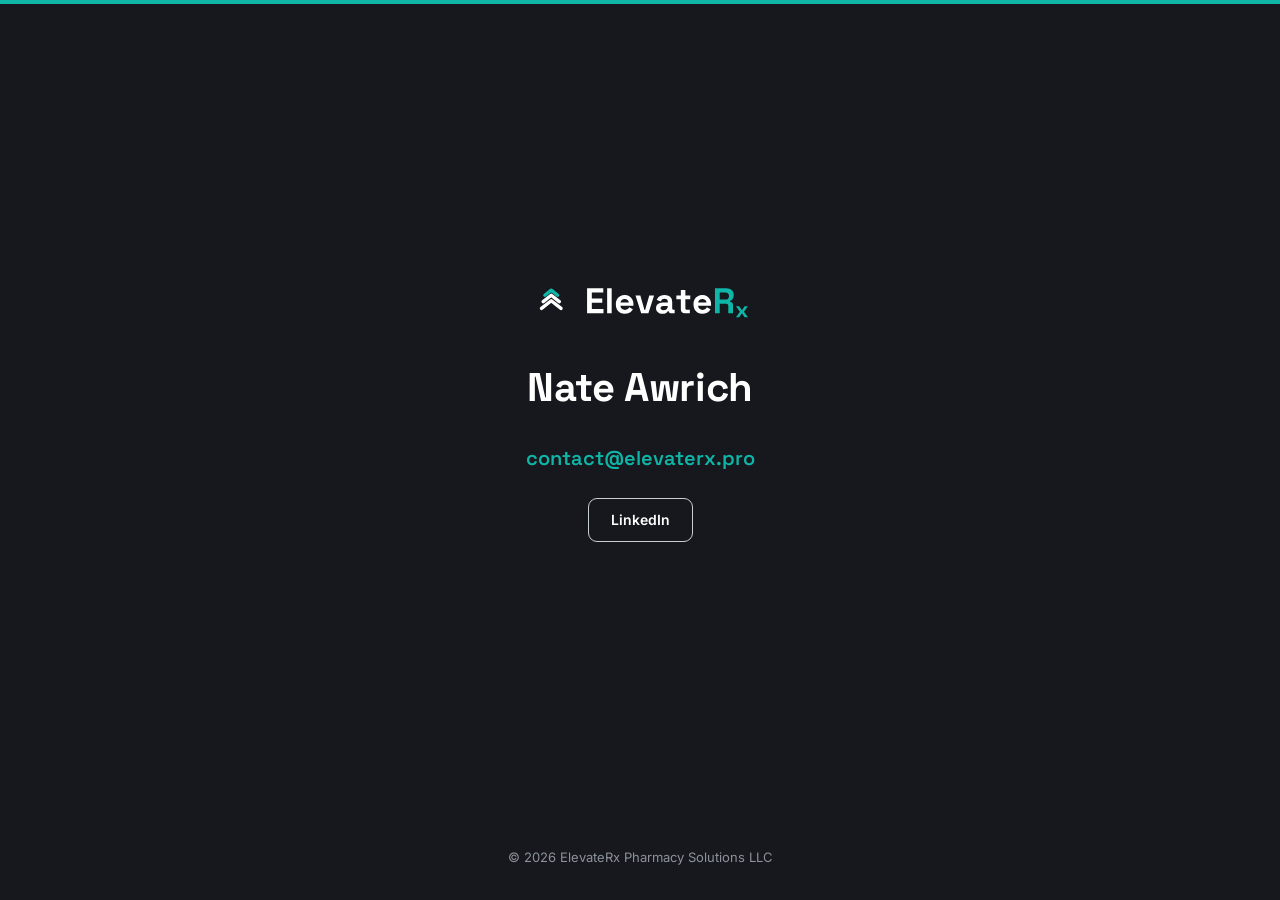
<file: index.html>
<!DOCTYPE html>
<html lang="en">
<head>
<meta charset="UTF-8">
<meta name="viewport" content="width=device-width, initial-scale=1">
<title>ElevateRx — Nate Awrich</title>
<meta name="description" content="Nate Awrich">
<meta name="theme-color" content="#16181D">
<link rel="canonical" href="https://elevaterx.com/">
<link rel="icon" href="favicon/favicon.svg">
<link rel="icon" type="image/png" sizes="32x32" href="favicon/favicon-32.png">
<link rel="apple-touch-icon" sizes="180x180" href="favicon/apple-touch-icon-180.png">
<link rel="manifest" href="favicon/site.webmanifest">
<meta property="og:title" content="ElevateRx — Nate Awrich">
<meta property="og:description" content="Nate Awrich">
<meta property="og:image" content="https://elevaterx.com/logo/png/og-image-1200x630.png">
<meta property="og:image:width" content="1200">
<meta property="og:image:height" content="630">
<meta property="og:image:alt" content="ElevateRx">
<meta property="og:type" content="website">
<meta property="og:url" content="https://elevaterx.com/">
<meta property="og:site_name" content="ElevateRx">
<meta property="og:locale" content="en_US">
<meta name="twitter:card" content="summary_large_image">
<meta name="twitter:title" content="ElevateRx — Nate Awrich">
<meta name="twitter:description" content="Nate Awrich">
<meta name="twitter:image" content="https://elevaterx.com/logo/png/og-image-1200x630.png">
<link rel="preconnect" href="https://fonts.googleapis.com"><link rel="preconnect" href="https://fonts.gstatic.com" crossorigin>
<link href="https://fonts.googleapis.com/css2?family=Inter:wght@400;500;600&family=Space+Grotesk:wght@600;700&display=swap" rel="stylesheet">
<script type="application/ld+json">
{
  "@context": "https://schema.org",
  "@type": "Organization",
  "name": "ElevateRx Pharmacy Solutions LLC",
  "url": "https://elevaterx.com/",
  "logo": "https://elevaterx.com/logo/png/lockup-horizontal-1200.png",
  "email": "contact@elevaterx.pro",
  "founder": {
    "@type": "Person",
    "name": "Nate Awrich",
    "sameAs": "https://www.linkedin.com/in/nathan-awrich/"
  }
}
</script>
<style>
  :root{--ink:#16181D;--ink2:#20242c;--teal:#0FB5A6;--teal-hover:#18cabb;--cloud:#c8ced6;--muted:#8b929b}
  *{box-sizing:border-box}
  html,body{height:100%}
  body{margin:0;background:var(--ink);color:#fff;font-family:Inter,system-ui,sans-serif;line-height:1.6;-webkit-font-smoothing:antialiased;display:flex;flex-direction:column}
  body::before{content:"";position:fixed;top:0;left:0;right:0;height:4px;background:var(--teal)}
  a:focus-visible{outline:3px solid #f2c94c;outline-offset:3px}
  main{flex:1;display:flex;align-items:center;justify-content:center;padding:64px 20px}
  .card{max-width:520px;width:100%;text-align:center}
  .logo{display:block;width:220px;max-width:70%;height:auto;aspect-ratio:611.5/115;margin:0 auto 44px}
  h1{font-family:'Space Grotesk',sans-serif;font-weight:700;font-size:40px;letter-spacing:-.4px;line-height:1.1;margin:0 0 32px}
  .mail{display:inline-block;font-family:'Space Grotesk',sans-serif;font-weight:600;font-size:20px;color:var(--teal);text-decoration:none;margin-bottom:24px;overflow-wrap:anywhere}
  .mail:hover{color:var(--teal-hover)}
  .btn{display:inline-flex;align-items:center;justify-content:center;min-height:44px;font-weight:600;font-size:14px;padding:10px 22px;border-radius:9px;text-decoration:none;border:1px solid var(--cloud);color:#fff;transition:border-color .15s,color .15s}
  .btn:hover{border-color:var(--teal);color:var(--teal)}
  footer{color:var(--muted);font-size:13px;text-align:center;padding:24px 20px 32px}
  @media(max-width:480px){h1{font-size:32px}.mail{font-size:18px}}
  @media(prefers-reduced-motion:reduce){.btn{transition:none}}
</style>
</head>
<body>
<svg width="0" height="0" style="position:absolute" aria-hidden="true">
  <symbol id="erx-knockout" viewBox="0 0 611.5 115.0">
    <g transform="translate(0,-4.0) scale(1.1800)"><path d="M27 68 L50 50 L73 68" stroke="#FFFFFF" stroke-width="8" fill="none" stroke-linecap="round" stroke-linejoin="round"/><path d="M31 52 L50 37 L69 52" stroke="#FFFFFF" stroke-width="8" fill="none" stroke-linecap="round" stroke-linejoin="round"/><path d="M35 37 L50 25 L65 37" stroke="#0FB5A6" stroke-width="8" fill="none" stroke-linecap="round" stroke-linejoin="round"/></g><g transform="translate(152.0,12.0)"><g fill="#FFFFFF" transform="translate(0,78.0) scale(0.1,-0.1)"><path d="M66 0V700H516V580H198V413H488V293H198V120H522V0Z"/><path d="M70 0V700H196V0Z" transform="translate(554,0)"/><path d="M296 -14Q222 -14 165.5 17.5Q109 49 77.5 106.5Q46 164 46 242V254Q46 332 77.0 389.5Q108 447 164.0 478.5Q220 510 294 510Q367 510 421.0 477.5Q475 445 505.0 387.5Q535 330 535 254V211H174Q176 160 212.0 128.0Q248 96 300 96Q353 96 378.0 119.0Q403 142 416 170L519 116Q505 90 478.5 59.5Q452 29 408.0 7.5Q364 -14 296 -14ZM175 305H407Q403 348 372.5 374.0Q342 400 293 400Q242 400 212.0 374.0Q182 348 175 305Z" transform="translate(820,0)"/><path d="M174 0 16 496H150L265 92H283L398 496H532L374 0Z" transform="translate(1397,0)"/><path d="M224 -14Q171 -14 129.0 4.5Q87 23 62.5 58.5Q38 94 38 145Q38 196 62.5 230.5Q87 265 130.5 282.5Q174 300 230 300H366V328Q366 363 344.0 385.5Q322 408 274 408Q227 408 204.0 386.5Q181 365 174 331L58 370Q70 408 96.5 439.5Q123 471 167.5 490.5Q212 510 276 510Q374 510 431.0 461.0Q488 412 488 319V134Q488 104 516 104H556V0H472Q435 0 411.0 18.0Q387 36 387 66V67H368Q364 55 350.0 35.5Q336 16 306.0 1.0Q276 -14 224 -14ZM246 88Q299 88 332.5 117.5Q366 147 366 196V206H239Q204 206 184.0 191.0Q164 176 164 149Q164 122 185.0 105.0Q206 88 246 88Z" transform="translate(1945,0)"/><path d="M260 0Q211 0 180.5 30.5Q150 61 150 112V392H26V496H150V650H276V496H412V392H276V134Q276 104 304 104H400V0Z" transform="translate(2523,0)"/><path d="M296 -14Q222 -14 165.5 17.5Q109 49 77.5 106.5Q46 164 46 242V254Q46 332 77.0 389.5Q108 447 164.0 478.5Q220 510 294 510Q367 510 421.0 477.5Q475 445 505.0 387.5Q535 330 535 254V211H174Q176 160 212.0 128.0Q248 96 300 96Q353 96 378.0 119.0Q403 142 416 170L519 116Q505 90 478.5 59.5Q452 29 408.0 7.5Q364 -14 296 -14ZM175 305H407Q403 348 372.5 374.0Q342 400 293 400Q242 400 212.0 374.0Q182 348 175 305Z" transform="translate(2979,0)"/></g><g fill="#0FB5A6" transform="translate(355.6,78.0) scale(0.1,-0.1)"><path d="M66 0V700H370Q436 700 485.0 677.0Q534 654 561.0 612.0Q588 570 588 513V501Q588 438 558.0 399.0Q528 360 484 342V324Q524 322 546.0 296.5Q568 271 568 229V0H436V210Q436 234 423.5 249.0Q411 264 382 264H198V0ZM198 384H356Q403 384 429.5 409.5Q456 435 456 477V487Q456 529 430.0 554.5Q404 580 356 580H198Z"/></g><g fill="#0FB5A6" transform="translate(418.8,89.0) scale(0.062,-0.062)"><path d="M26 0 206 250 28 496H174L287 331H305L418 496H564L386 250L566 0H418L305 167H287L174 0Z"/></g></g>
  </symbol>
</svg>
<main>
  <div class="card">
    <svg class="logo" viewBox="0 0 611.5 115" role="img" aria-label="ElevateRx"><use href="#erx-knockout"/></svg>
    <h1>Nate Awrich</h1>
    <a class="mail" href="mailto:contact@elevaterx.pro">contact@elevaterx.pro</a><br>
    <a class="btn" href="https://www.linkedin.com/in/nathan-awrich/">LinkedIn</a>
  </div>
</main>
<footer>© <span id="yr">2026</span> ElevateRx Pharmacy Solutions LLC</footer>
<script>document.getElementById('yr').textContent=new Date().getFullYear();</script>
</body>
</html>
</file>
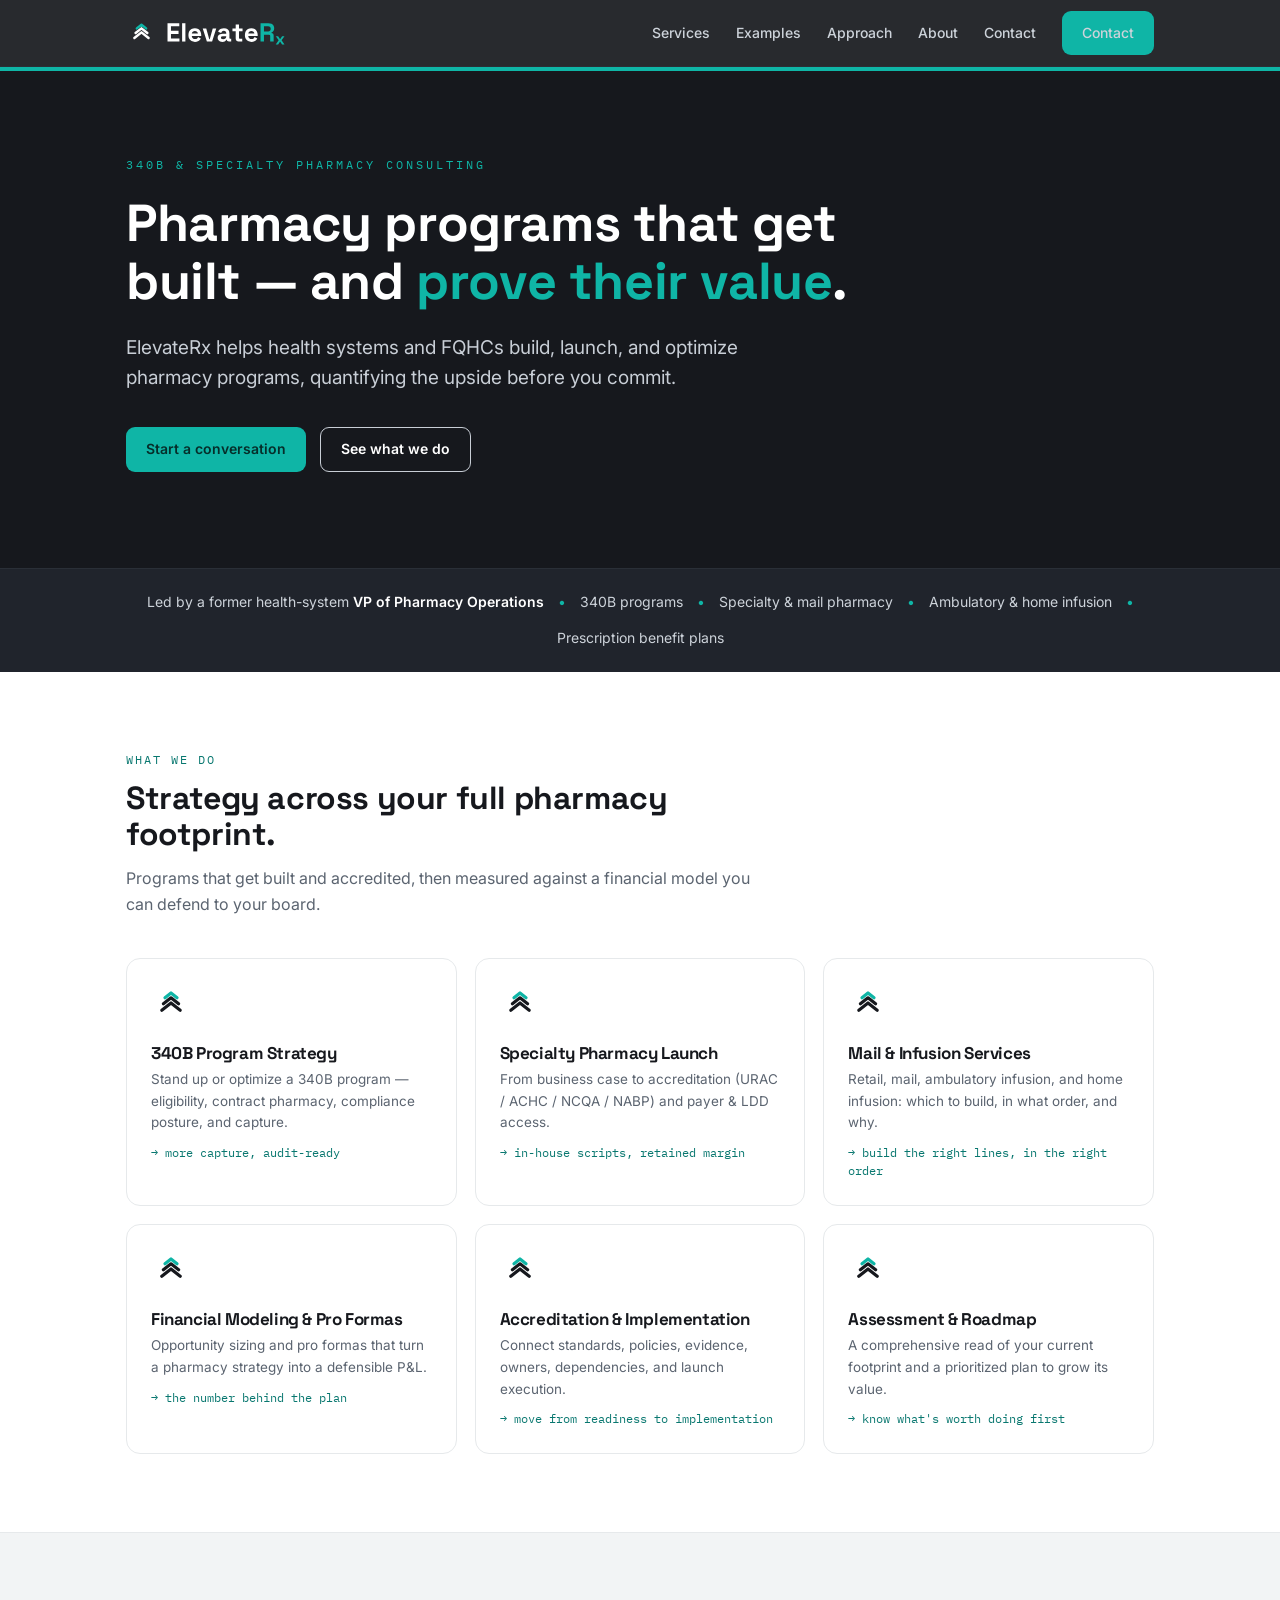
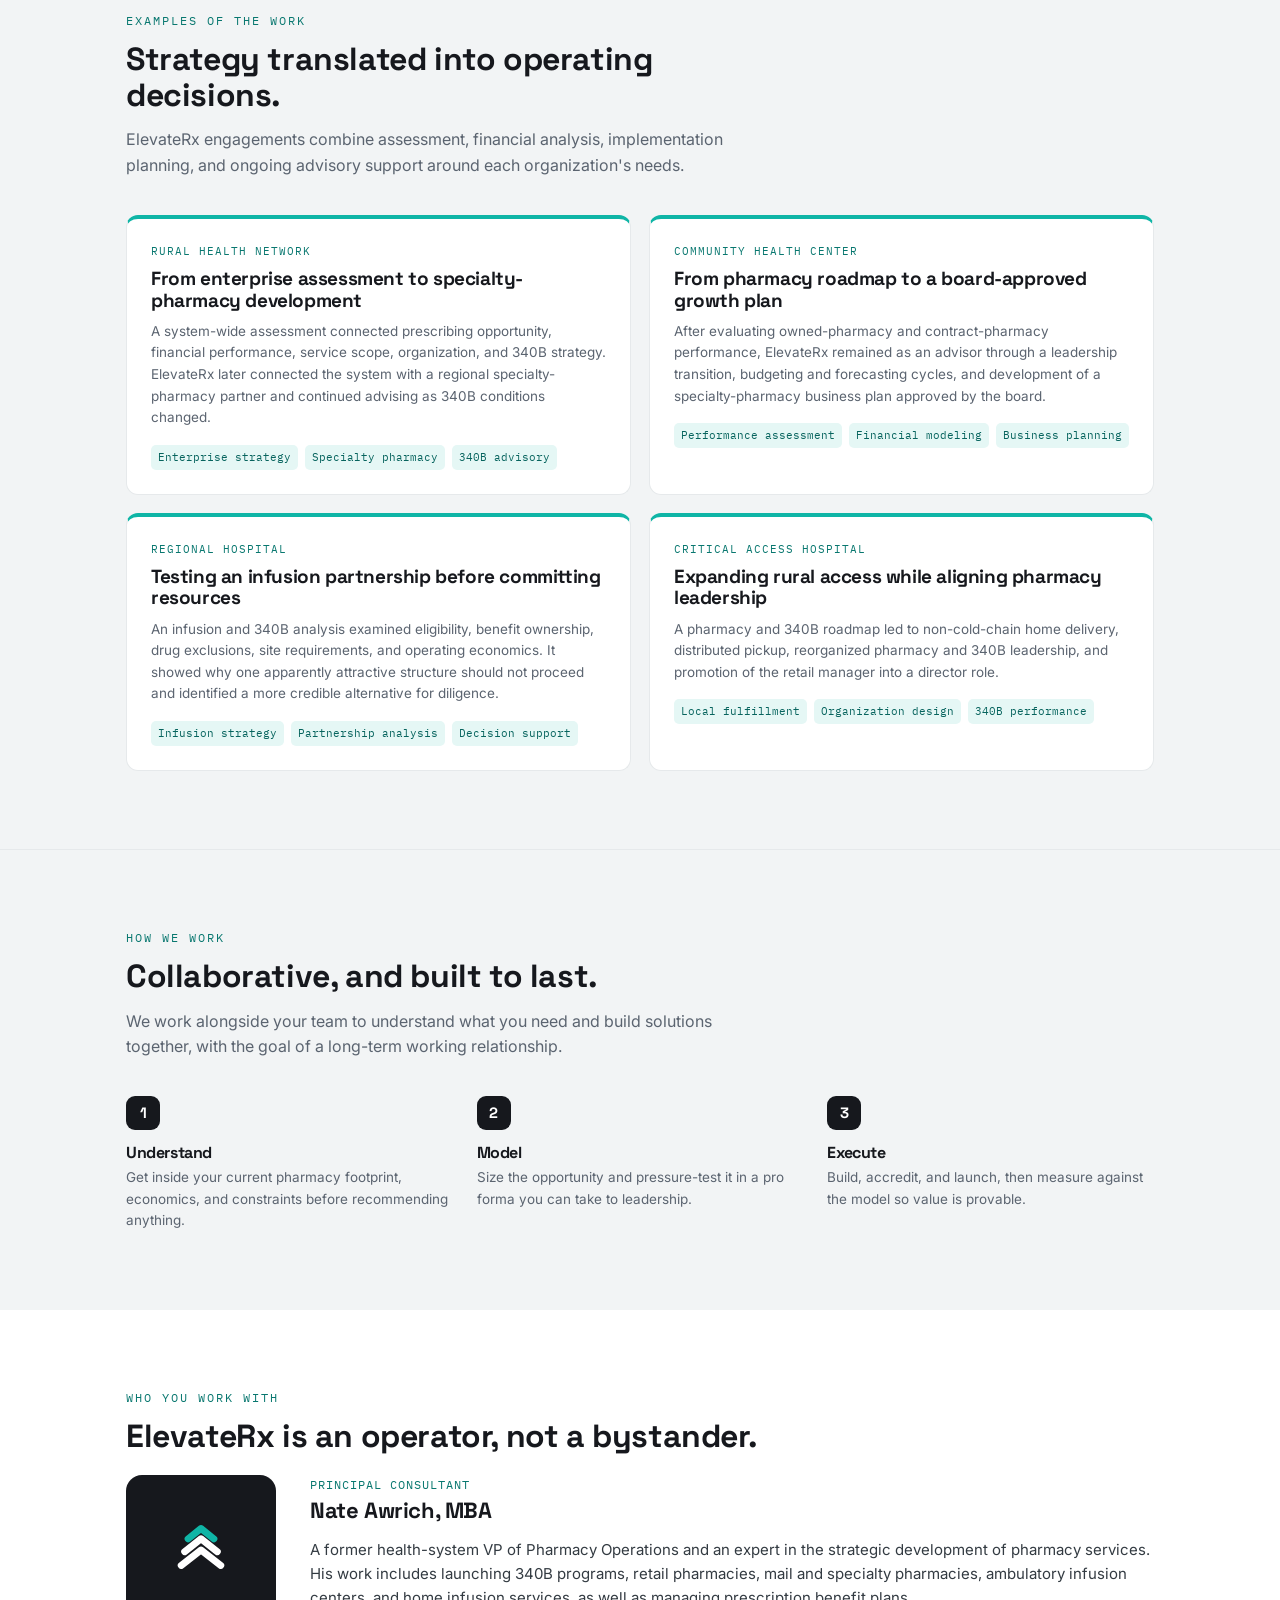
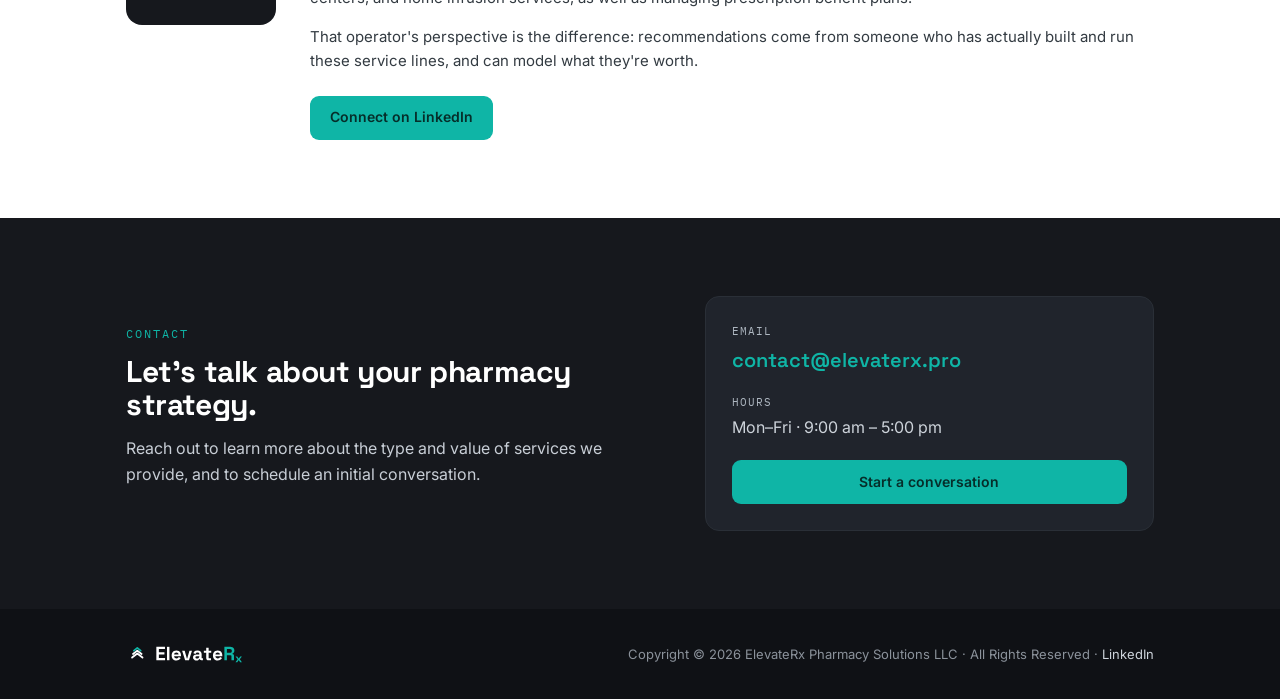
<file: _archive/2026-08-04-full-site/index.html>
<!DOCTYPE html>
<html lang="en">
<head>
<meta charset="UTF-8">
<meta name="viewport" content="width=device-width, initial-scale=1">
<title>ElevateRx — 340B &amp; Specialty Pharmacy Consulting</title>
<meta name="description" content="ElevateRx is pharmacy strategy consulting for health systems and FQHCs — 340B programs, specialty pharmacy, mail and infusion, and the financial case behind them.">
<meta name="theme-color" content="#16181D">
<link rel="canonical" href="https://elevaterx.pro/">
<link rel="icon" href="favicon/favicon.svg">
<link rel="icon" type="image/png" sizes="32x32" href="favicon/favicon-32.png">
<link rel="apple-touch-icon" sizes="180x180" href="favicon/apple-touch-icon-180.png">
<link rel="manifest" href="favicon/site.webmanifest">
<meta property="og:title" content="ElevateRx — 340B &amp; Specialty Pharmacy Consulting">
<meta property="og:description" content="Pharmacy strategy consulting for health systems and FQHCs. Quantifying the financial upside before you commit.">
<meta property="og:image" content="https://elevaterx.pro/logo/png/og-image-1200x630.png">
<meta property="og:image:width" content="1200">
<meta property="og:image:height" content="630">
<meta property="og:image:alt" content="ElevateRx — 340B and specialty pharmacy consulting">
<meta property="og:type" content="website">
<meta property="og:url" content="https://elevaterx.pro/">
<meta property="og:site_name" content="ElevateRx">
<meta property="og:locale" content="en_US">
<meta name="twitter:card" content="summary_large_image">
<meta name="twitter:title" content="ElevateRx — 340B &amp; Specialty Pharmacy Consulting">
<meta name="twitter:description" content="Pharmacy strategy consulting for health systems and FQHCs. Quantifying the financial upside before you commit.">
<meta name="twitter:image" content="https://elevaterx.pro/logo/png/og-image-1200x630.png">
<link rel="preconnect" href="https://fonts.googleapis.com"><link rel="preconnect" href="https://fonts.gstatic.com" crossorigin>
<link href="https://fonts.googleapis.com/css2?family=Inter:wght@400;500;600;700&family=Space+Grotesk:wght@500;600;700&family=IBM+Plex+Mono:wght@500&display=swap" rel="stylesheet">
<script type="application/ld+json">
{
  "@context": "https://schema.org",
  "@type": "ProfessionalService",
  "name": "ElevateRx Pharmacy Solutions LLC",
  "url": "https://elevaterx.pro/",
  "logo": "https://elevaterx.pro/logo/png/lockup-horizontal-1200.png",
  "image": "https://elevaterx.pro/logo/png/og-image-1200x630.png",
  "description": "Pharmacy strategy consulting for health systems and FQHCs, including 340B programs, specialty pharmacy, mail and infusion services, and financial modeling.",
  "email": "contact@elevaterx.pro",
  "areaServed": "US",
  "founder": {
    "@type": "Person",
    "name": "Nate Awrich",
    "jobTitle": "Principal Consultant",
    "sameAs": "https://www.linkedin.com/in/nathan-awrich/"
  },
  "sameAs": ["https://www.linkedin.com/company/elevaterx"],
  "knowsAbout": [
    "340B program strategy",
    "specialty pharmacy",
    "pharmacy accreditation",
    "mail pharmacy",
    "ambulatory infusion",
    "home infusion",
    "pharmacy financial modeling"
  ]
}
</script>
<style>
  :root{--ink:#16181D;--ink2:#20242c;--teal:#0FB5A6;--teal-d:#08776f;--teal-hover:#18cabb;--gray:#5B6470;--panel:#F2F4F5;--line:#e6e9eb;--cloud:#c8ced6;--on-dark-muted:#aeb7c1}
  *{box-sizing:border-box}
  html{scroll-behavior:smooth;scroll-padding-top:82px}
  body{margin:0;background:#fff;color:var(--ink);font-family:Inter,system-ui,sans-serif;line-height:1.6;-webkit-font-smoothing:antialiased}
  a{color:inherit}
  a:focus-visible{outline:3px solid #f2c94c;outline-offset:3px}
  .skip-link{position:fixed;top:10px;left:10px;z-index:100;background:#fff;color:var(--ink);padding:10px 14px;border-radius:7px;font-weight:700;text-decoration:none;transform:translateY(-160%)}
  .skip-link:focus{transform:translateY(0)}
  h1,h2,h3{font-family:'Space Grotesk',sans-serif;letter-spacing:-.4px;line-height:1.12;margin:0}
  .wrap{max-width:1080px;margin:0 auto;padding:0 26px}
  .btn{display:inline-flex;align-items:center;justify-content:center;min-height:44px;font-weight:600;font-size:14px;padding:10px 20px;border-radius:9px;text-decoration:none;transition:background-color .15s,border-color .15s,color .15s,transform .15s;white-space:nowrap}
  .btn-teal{background:var(--teal);color:#062e2a}
  .btn-teal:hover{background:var(--teal-hover)}
  .btn-ghost{border:1px solid var(--cloud);color:#fff}
  .btn-ghost:hover{border-color:var(--teal);color:var(--teal)}
  /* header */
  header{position:sticky;top:0;z-index:20;background:rgba(22,24,29,.92);backdrop-filter:blur(8px);border-bottom:1px solid #2a2f37}
  .nav{display:flex;align-items:center;justify-content:space-between;height:66px}
  .logo{display:block;width:160px;height:auto;aspect-ratio:611.5/115}
  nav.links{display:flex;align-items:center;gap:26px}
  nav.links a{display:inline-flex;align-items:center;min-height:44px;color:#cdd3da;font-size:14px;font-weight:500;text-decoration:none}
  nav.links a:hover{color:var(--teal)}
  @media(max-width:720px){nav.links{gap:10px}nav.links a:not(.btn){display:none}.nav{gap:14px}.nav .btn{padding-inline:16px}.wrap{padding-inline:20px}}
  @media(max-width:360px){.logo{width:142px}.nav .btn{padding-inline:13px}.wrap{padding-inline:16px}}
  /* hero */
  .hero{background:var(--ink);color:#fff;padding:88px 0 96px;position:relative;overflow:hidden}
  .hero::before{content:"";position:absolute;top:0;left:0;right:0;height:4px;background:var(--teal)}
  .hero h1{font-size:52px;font-weight:700;max-width:760px}
  .hero h1 .t{color:var(--teal)}
  .eyebrow{font-family:'IBM Plex Mono',monospace;font-size:12px;letter-spacing:3px;text-transform:uppercase;color:var(--teal);margin-bottom:20px}
  .hero p{color:var(--cloud);font-size:19px;max-width:620px;margin:22px 0 34px}
  .cta-row{display:flex;gap:14px;flex-wrap:wrap}
  @media(max-width:640px){.hero h1{font-size:36px}.hero{padding:60px 0}}
  /* cred strip */
  .cred{background:var(--ink2);color:#cdd3da;padding:22px 0;font-size:14px;border-top:1px solid #2a2f37}
  .cred .wrap{display:flex;gap:14px;align-items:center;flex-wrap:wrap;justify-content:center;text-align:center}
  .cred b{color:#fff;font-weight:600}
  .dot{color:var(--teal)}
  /* sections */
  section.pad{padding:78px 0}
  .kick{font-family:'IBM Plex Mono',monospace;font-size:12px;letter-spacing:2px;text-transform:uppercase;color:var(--teal-d);margin-bottom:12px}
  h2.sec{font-size:32px;font-weight:700;max-width:640px}
  .lead{color:var(--gray);font-size:16px;max-width:640px;margin-top:14px}
  .services{display:grid;grid-template-columns:repeat(3,1fr);gap:18px;margin-top:40px}
  @media(max-width:860px){.services{grid-template-columns:1fr 1fr}}
  @media(max-width:560px){.services{grid-template-columns:1fr}}
  .svc{display:block;color:var(--ink);text-decoration:none;border:1px solid var(--line);border-radius:14px;padding:24px;transition:.15s}
  .svc:hover{border-color:var(--teal);box-shadow:0 6px 22px rgba(15,181,166,.09);transform:translateY(-2px)}
  .svc .ic{width:40px;height:40px;margin-bottom:14px}
  .svc h3{font-size:17px;margin-bottom:6px}
  .svc p{color:var(--gray);font-size:13.5px;margin:0}
  .svc .out{display:block;margin-top:10px;font-family:'IBM Plex Mono',monospace;font-size:11.5px;color:var(--teal-d)}
  /* engagement examples */
  .examples{background:var(--panel);border-top:1px solid var(--line);border-bottom:1px solid var(--line)}
  .example-grid{display:grid;grid-template-columns:repeat(2,1fr);gap:18px;margin-top:36px}
  @media(max-width:720px){.example-grid{grid-template-columns:1fr}}
  .example{background:#fff;border:1px solid var(--line);border-top:4px solid var(--teal);border-radius:12px;padding:24px}
  .example .type{font-family:'IBM Plex Mono',monospace;font-size:11px;letter-spacing:1px;text-transform:uppercase;color:var(--teal-d)}
  .example h3{font-size:19px;margin:8px 0 10px}
  .example p{color:var(--gray);font-size:13.5px;margin:0}
  .tags{display:flex;flex-wrap:wrap;gap:7px;margin-top:16px}
  .tags span{background:#e5f7f5;color:#07645e;border-radius:5px;padding:4px 7px;font-family:'IBM Plex Mono',monospace;font-size:10.5px}
  /* approach */
  .approach{background:var(--panel)}
  .steps{display:grid;grid-template-columns:repeat(3,1fr);gap:24px;margin-top:36px}
  @media(max-width:720px){.steps{grid-template-columns:1fr}}
  .step .n{font-family:'Space Grotesk',sans-serif;font-weight:700;font-size:15px;color:#fff;background:var(--ink);width:34px;height:34px;border-radius:9px;display:flex;align-items:center;justify-content:center}
  .step h3{font-size:16px;margin:14px 0 5px}
  .step p{color:var(--gray);font-size:13.5px;margin:0}
  /* founder */
  .founder{display:grid;grid-template-columns:150px 1fr;gap:34px;align-items:start;margin-top:20px}
  @media(max-width:600px){.founder{grid-template-columns:1fr}}
  .fbadge{background:var(--ink);border-radius:16px;aspect-ratio:1;display:flex;align-items:center;justify-content:center}
  .founder p{color:#333b42;font-size:15px}
  .founder .role{font-family:'IBM Plex Mono',monospace;font-size:12px;color:var(--teal-d);letter-spacing:1px;text-transform:uppercase}
  /* contact */
  .contact{background:var(--ink);color:#fff}
  .cgrid{display:grid;grid-template-columns:1.2fr 1fr;gap:40px;align-items:center}
  @media(max-width:720px){.cgrid{grid-template-columns:1fr}}
  .contact h2{font-size:30px}
  .contact .lead{color:var(--cloud)}
  .cbox{background:var(--ink2);border:1px solid #2a2f37;border-radius:14px;padding:26px}
  .cbox .lbl{font-family:'IBM Plex Mono',monospace;font-size:11px;letter-spacing:1px;text-transform:uppercase;color:var(--on-dark-muted)}
  .cbox a.mail{font-family:'Space Grotesk',sans-serif;font-size:20px;color:var(--teal);text-decoration:none;font-weight:600;display:block;margin:4px 0 18px}
  /* footer */
  footer{background:#0f1115;color:#8b929b;padding:34px 0;font-size:13px}
  footer .wrap{display:flex;justify-content:space-between;align-items:center;gap:16px;flex-wrap:wrap}
  footer a{color:#cdd3da;text-decoration:none}footer a:hover{color:var(--teal)}
  @media(prefers-reduced-motion:reduce){html{scroll-behavior:auto}.btn,.svc{transition:none}.svc:hover{transform:none}}
</style>
</head>
<body id="top">

<a class="skip-link" href="#main-content">Skip to main content</a>

<!-- reusable logo symbols -->
<svg width="0" height="0" style="position:absolute" aria-hidden="true">
  <symbol id="erx-knockout" viewBox="0 0 611.5 115.0">
    <g transform="translate(0,-4.0) scale(1.1800)"><path d="M27 68 L50 50 L73 68" stroke="#FFFFFF" stroke-width="8" fill="none" stroke-linecap="round" stroke-linejoin="round"/><path d="M31 52 L50 37 L69 52" stroke="#FFFFFF" stroke-width="8" fill="none" stroke-linecap="round" stroke-linejoin="round"/><path d="M35 37 L50 25 L65 37" stroke="#0FB5A6" stroke-width="8" fill="none" stroke-linecap="round" stroke-linejoin="round"/></g><g transform="translate(152.0,12.0)"><g fill="#FFFFFF" transform="translate(0,78.0) scale(0.1,-0.1)"><path d="M66 0V700H516V580H198V413H488V293H198V120H522V0Z"/><path d="M70 0V700H196V0Z" transform="translate(554,0)"/><path d="M296 -14Q222 -14 165.5 17.5Q109 49 77.5 106.5Q46 164 46 242V254Q46 332 77.0 389.5Q108 447 164.0 478.5Q220 510 294 510Q367 510 421.0 477.5Q475 445 505.0 387.5Q535 330 535 254V211H174Q176 160 212.0 128.0Q248 96 300 96Q353 96 378.0 119.0Q403 142 416 170L519 116Q505 90 478.5 59.5Q452 29 408.0 7.5Q364 -14 296 -14ZM175 305H407Q403 348 372.5 374.0Q342 400 293 400Q242 400 212.0 374.0Q182 348 175 305Z" transform="translate(820,0)"/><path d="M174 0 16 496H150L265 92H283L398 496H532L374 0Z" transform="translate(1397,0)"/><path d="M224 -14Q171 -14 129.0 4.5Q87 23 62.5 58.5Q38 94 38 145Q38 196 62.5 230.5Q87 265 130.5 282.5Q174 300 230 300H366V328Q366 363 344.0 385.5Q322 408 274 408Q227 408 204.0 386.5Q181 365 174 331L58 370Q70 408 96.5 439.5Q123 471 167.5 490.5Q212 510 276 510Q374 510 431.0 461.0Q488 412 488 319V134Q488 104 516 104H556V0H472Q435 0 411.0 18.0Q387 36 387 66V67H368Q364 55 350.0 35.5Q336 16 306.0 1.0Q276 -14 224 -14ZM246 88Q299 88 332.5 117.5Q366 147 366 196V206H239Q204 206 184.0 191.0Q164 176 164 149Q164 122 185.0 105.0Q206 88 246 88Z" transform="translate(1945,0)"/><path d="M260 0Q211 0 180.5 30.5Q150 61 150 112V392H26V496H150V650H276V496H412V392H276V134Q276 104 304 104H400V0Z" transform="translate(2523,0)"/><path d="M296 -14Q222 -14 165.5 17.5Q109 49 77.5 106.5Q46 164 46 242V254Q46 332 77.0 389.5Q108 447 164.0 478.5Q220 510 294 510Q367 510 421.0 477.5Q475 445 505.0 387.5Q535 330 535 254V211H174Q176 160 212.0 128.0Q248 96 300 96Q353 96 378.0 119.0Q403 142 416 170L519 116Q505 90 478.5 59.5Q452 29 408.0 7.5Q364 -14 296 -14ZM175 305H407Q403 348 372.5 374.0Q342 400 293 400Q242 400 212.0 374.0Q182 348 175 305Z" transform="translate(2979,0)"/></g><g fill="#0FB5A6" transform="translate(355.6,78.0) scale(0.1,-0.1)"><path d="M66 0V700H370Q436 700 485.0 677.0Q534 654 561.0 612.0Q588 570 588 513V501Q588 438 558.0 399.0Q528 360 484 342V324Q524 322 546.0 296.5Q568 271 568 229V0H436V210Q436 234 423.5 249.0Q411 264 382 264H198V0ZM198 384H356Q403 384 429.5 409.5Q456 435 456 477V487Q456 529 430.0 554.5Q404 580 356 580H198Z"/></g><g fill="#0FB5A6" transform="translate(418.8,89.0) scale(0.062,-0.062)"><path d="M26 0 206 250 28 496H174L287 331H305L418 496H564L386 250L566 0H418L305 167H287L174 0Z"/></g></g>
  </symbol>
  <symbol id="erx-chevrons" viewBox="0 0 100 100">
    <path d="M27 68 L50 50 L73 68" stroke="#16181D" stroke-width="8" fill="none" stroke-linecap="round" stroke-linejoin="round"/><path d="M31 52 L50 37 L69 52" stroke="#16181D" stroke-width="8" fill="none" stroke-linecap="round" stroke-linejoin="round"/><path d="M35 37 L50 25 L65 37" stroke="#0FB5A6" stroke-width="8" fill="none" stroke-linecap="round" stroke-linejoin="round"/>
  </symbol>
</svg>

<header>
  <div class="wrap nav">
    <a href="#top" aria-label="ElevateRx home"><svg class="logo" viewBox="0 0 611.5 115" aria-hidden="true" focusable="false"><use href="#erx-knockout"/></svg></a>
    <nav class="links">
      <a href="#services">Services</a>
      <a href="#examples">Examples</a>
      <a href="#approach">Approach</a>
      <a href="#about">About</a>
      <a href="#contact">Contact</a>
      <a href="mailto:contact@elevaterx.pro?subject=Intro%20conversation" class="btn btn-teal" data-cta="header-contact">Contact</a>
    </nav>
  </div>
</header>

<main id="main-content">
<section class="hero">
  <div class="wrap">
    <div class="eyebrow">340B &amp; Specialty Pharmacy Consulting</div>
    <h1>Pharmacy programs that get built — and <span class="t">prove their value</span>.</h1>
    <p>ElevateRx helps health systems and FQHCs build, launch, and optimize pharmacy programs, quantifying the upside before you commit.</p>
    <div class="cta-row">
      <a href="mailto:contact@elevaterx.pro?subject=Intro%20conversation" class="btn btn-teal" data-cta="hero-contact">Start a conversation</a>
      <a href="#services" class="btn btn-ghost">See what we do</a>
    </div>
  </div>
</section>

<div class="cred">
  <div class="wrap">
    <span>Led by a former health-system <b>VP of Pharmacy Operations</b></span><span class="dot">•</span>
    <span>340B programs</span><span class="dot">•</span>
    <span>Specialty &amp; mail pharmacy</span><span class="dot">•</span>
    <span>Ambulatory &amp; home infusion</span><span class="dot">•</span>
    <span>Prescription benefit plans</span>
  </div>
</div>

<section class="pad" id="services">
  <div class="wrap">
    <div class="kick">What we do</div>
    <h2 class="sec">Strategy across your full pharmacy footprint.</h2>
    <p class="lead">Programs that get built and accredited, then measured against a financial model you can defend to your board.</p>
    <div class="services">
      <a class="svc" href="services/340b-strategy.html">
        <svg class="ic" viewBox="0 0 100 100" aria-hidden="true" focusable="false"><use href="#erx-chevrons"/></svg>
        <h3>340B Program Strategy</h3>
        <p>Stand up or optimize a 340B program — eligibility, contract pharmacy, compliance posture, and capture.</p>
        <span class="out">→ more capture, audit-ready</span>
      </a>
      <a class="svc" href="services/specialty-pharmacy.html">
        <svg class="ic" viewBox="0 0 100 100" aria-hidden="true" focusable="false"><use href="#erx-chevrons"/></svg>
        <h3>Specialty Pharmacy Launch</h3>
        <p>From business case to accreditation (URAC / ACHC / NCQA / NABP) and payer &amp; LDD access.</p>
        <span class="out">→ in-house scripts, retained margin</span>
      </a>
      <a class="svc" href="services/mail-infusion.html">
        <svg class="ic" viewBox="0 0 100 100" aria-hidden="true" focusable="false"><use href="#erx-chevrons"/></svg>
        <h3>Mail &amp; Infusion Services</h3>
        <p>Retail, mail, ambulatory infusion, and home infusion: which to build, in what order, and why.</p>
        <span class="out">→ build the right lines, in the right order</span>
      </a>
      <a class="svc" href="services/financial-modeling.html">
        <svg class="ic" viewBox="0 0 100 100" aria-hidden="true" focusable="false"><use href="#erx-chevrons"/></svg>
        <h3>Financial Modeling &amp; Pro Formas</h3>
        <p>Opportunity sizing and pro formas that turn a pharmacy strategy into a defensible P&amp;L.</p>
        <span class="out">→ the number behind the plan</span>
      </a>
      <a class="svc" href="services/accreditation-implementation.html">
        <svg class="ic" viewBox="0 0 100 100" aria-hidden="true" focusable="false"><use href="#erx-chevrons"/></svg>
        <h3>Accreditation &amp; Implementation</h3>
        <p>Connect standards, policies, evidence, owners, dependencies, and launch execution.</p>
        <span class="out">→ move from readiness to implementation</span>
      </a>
      <div class="svc">
        <svg class="ic" viewBox="0 0 100 100" aria-hidden="true" focusable="false"><use href="#erx-chevrons"/></svg>
        <h3>Assessment &amp; Roadmap</h3>
        <p>A comprehensive read of your current footprint and a prioritized plan to grow its value.</p>
        <span class="out">→ know what's worth doing first</span>
      </div>
    </div>
  </div>
</section>

<section class="pad examples" id="examples">
  <div class="wrap">
    <div class="kick">Examples of the work</div>
    <h2 class="sec">Strategy translated into operating decisions.</h2>
    <p class="lead">ElevateRx engagements combine assessment, financial analysis, implementation planning, and ongoing advisory support around each organization's needs.</p>
    <div class="example-grid">
      <article class="example">
        <div class="type">Rural health network</div>
        <h3>From enterprise assessment to specialty-pharmacy development</h3>
        <p>A system-wide assessment connected prescribing opportunity, financial performance, service scope, organization, and 340B strategy. ElevateRx later connected the system with a regional specialty-pharmacy partner and continued advising as 340B conditions changed.</p>
        <div class="tags"><span>Enterprise strategy</span><span>Specialty pharmacy</span><span>340B advisory</span></div>
      </article>
      <article class="example">
        <div class="type">Community health center</div>
        <h3>From pharmacy roadmap to a board-approved growth plan</h3>
        <p>After evaluating owned-pharmacy and contract-pharmacy performance, ElevateRx remained as an advisor through a leadership transition, budgeting and forecasting cycles, and development of a specialty-pharmacy business plan approved by the board.</p>
        <div class="tags"><span>Performance assessment</span><span>Financial modeling</span><span>Business planning</span></div>
      </article>
      <article class="example">
        <div class="type">Regional hospital</div>
        <h3>Testing an infusion partnership before committing resources</h3>
        <p>An infusion and 340B analysis examined eligibility, benefit ownership, drug exclusions, site requirements, and operating economics. It showed why one apparently attractive structure should not proceed and identified a more credible alternative for diligence.</p>
        <div class="tags"><span>Infusion strategy</span><span>Partnership analysis</span><span>Decision support</span></div>
      </article>
      <article class="example">
        <div class="type">Critical access hospital</div>
        <h3>Expanding rural access while aligning pharmacy leadership</h3>
        <p>A pharmacy and 340B roadmap led to non-cold-chain home delivery, distributed pickup, reorganized pharmacy and 340B leadership, and promotion of the retail manager into a director role.</p>
        <div class="tags"><span>Local fulfillment</span><span>Organization design</span><span>340B performance</span></div>
      </article>
    </div>
  </div>
</section>

<section class="pad approach" id="approach">
  <div class="wrap">
    <div class="kick">How we work</div>
    <h2 class="sec">Collaborative, and built to last.</h2>
    <p class="lead">We work alongside your team to understand what you need and build solutions together, with the goal of a long-term working relationship.</p>
    <div class="steps">
      <div class="step"><div class="n">1</div><h3>Understand</h3><p>Get inside your current pharmacy footprint, economics, and constraints before recommending anything.</p></div>
      <div class="step"><div class="n">2</div><h3>Model</h3><p>Size the opportunity and pressure-test it in a pro forma you can take to leadership.</p></div>
      <div class="step"><div class="n">3</div><h3>Execute</h3><p>Build, accredit, and launch, then measure against the model so value is provable.</p></div>
    </div>
  </div>
</section>

<section class="pad" id="about">
  <div class="wrap">
    <div class="kick">Who you work with</div>
    <h2 class="sec">ElevateRx is an operator, not a bystander.</h2>
    <div class="founder">
      <div class="fbadge"><svg width="86" height="86" viewBox="0 0 100 100" aria-hidden="true" focusable="false"><path d="M27 68 L50 50 L73 68" stroke="#FFFFFF" stroke-width="8" fill="none" stroke-linecap="round" stroke-linejoin="round"/><path d="M31 52 L50 37 L69 52" stroke="#FFFFFF" stroke-width="8" fill="none" stroke-linecap="round" stroke-linejoin="round"/><path d="M35 37 L50 25 L65 37" stroke="#0FB5A6" stroke-width="8" fill="none" stroke-linecap="round" stroke-linejoin="round"/></svg></div>
      <div>
        <div class="role">Principal Consultant</div>
        <h3 style="font-size:22px;margin:4px 0 10px">Nate Awrich, MBA</h3>
        <p>A former health-system VP of Pharmacy Operations and an expert in the strategic development of pharmacy services. His work includes launching 340B programs, retail pharmacies, mail and specialty pharmacies, ambulatory infusion centers, and home infusion services, as well as managing prescription benefit plans.</p>
        <p>That operator's perspective is the difference: recommendations come from someone who has actually built and run these service lines, and can model what they're worth.</p>
        <a href="https://www.linkedin.com/in/nathan-awrich/" class="btn btn-teal" style="margin-top:8px" data-cta="founder-linkedin">Connect on LinkedIn</a>
      </div>
    </div>
  </div>
</section>

<section class="pad contact" id="contact">
  <div class="wrap cgrid">
    <div>
      <div class="kick" style="color:var(--teal)">Contact</div>
      <h2 class="sec">Let's talk about your pharmacy strategy.</h2>
      <p class="lead">Reach out to learn more about the type and value of services we provide, and to schedule an initial conversation.</p>
    </div>
    <div class="cbox">
      <div class="lbl">Email</div>
      <a class="mail" href="mailto:contact@elevaterx.pro?subject=Intro%20conversation">contact@elevaterx.pro</a>
      <div class="lbl">Hours</div>
      <div style="color:#cdd3da;margin:3px 0 20px">Mon–Fri · 9:00 am – 5:00 pm</div>
      <a href="mailto:contact@elevaterx.pro?subject=Intro%20conversation" class="btn btn-teal" style="width:100%;text-align:center" data-cta="contact-card">Start a conversation</a>
    </div>
  </div>
</section>
</main>

<footer>
  <div class="wrap">
    <svg style="height:22px;width:117px" viewBox="0 0 611.5 115" role="img" aria-label="ElevateRx"><use href="#erx-knockout"/></svg>
    <div>Copyright © <span id="yr"></span> ElevateRx Pharmacy Solutions LLC · All Rights Reserved · <a href="https://www.linkedin.com/company/elevaterx">LinkedIn</a></div>
  </div>
</footer>
<script>document.getElementById('yr').textContent=new Date().getFullYear();</script>
</body>
</html>
</file>
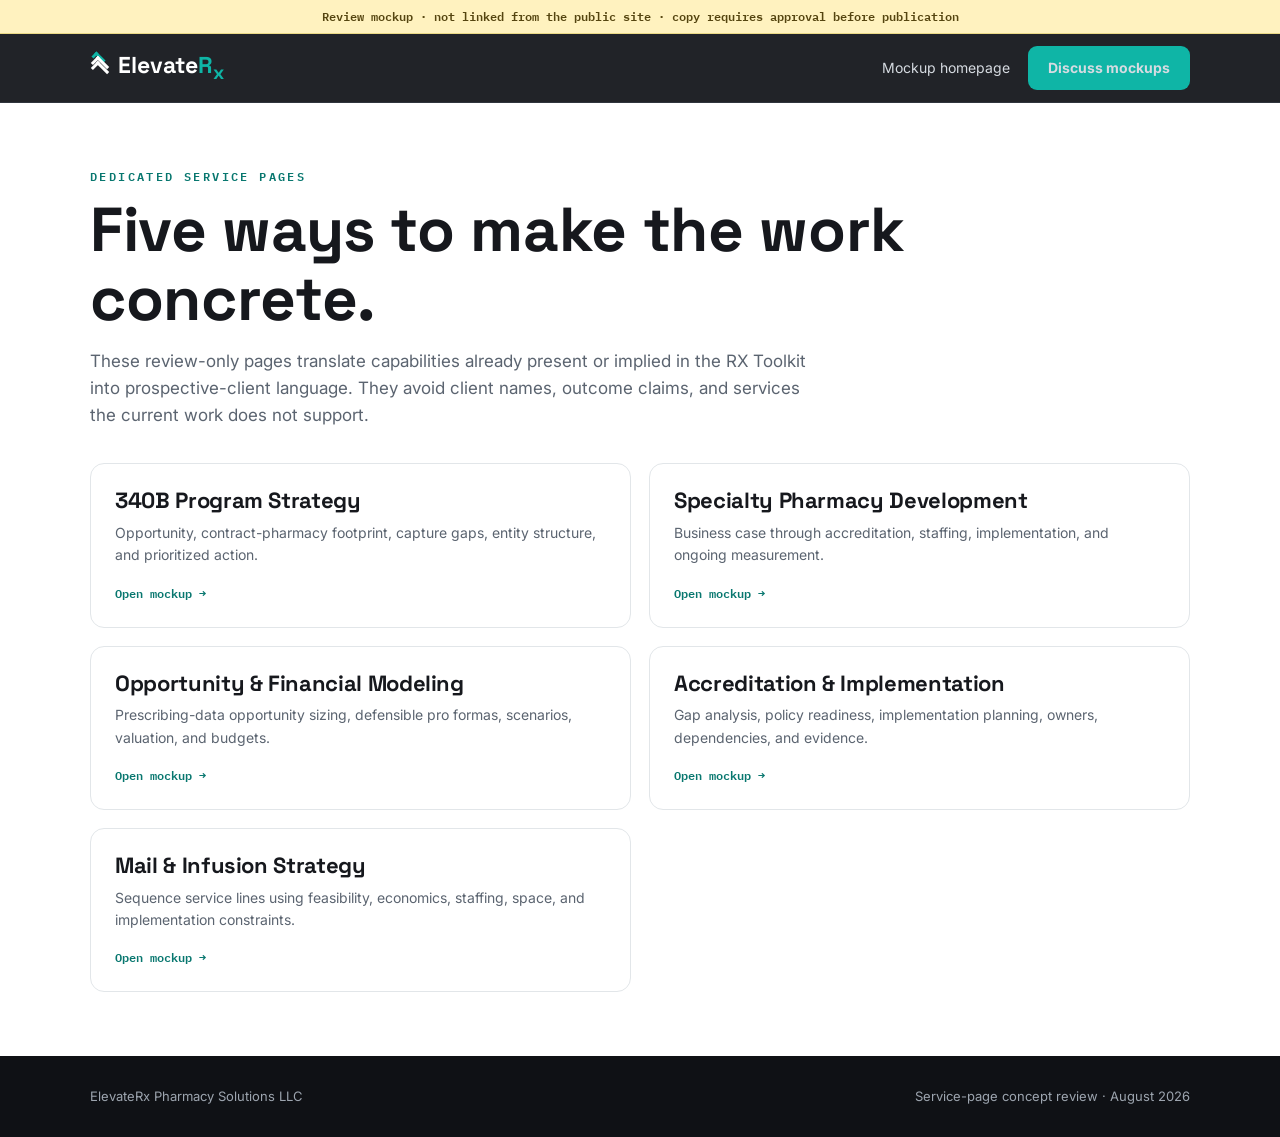
<file: _archive/2026-08-04-full-site/mockups/services/index.html>
<!doctype html><html lang="en"><head><meta charset="utf-8"><meta name="viewport" content="width=device-width,initial-scale=1"><meta name="robots" content="noindex,nofollow"><title>ElevateRx Service Page Mockups</title><link rel="preconnect" href="https://fonts.googleapis.com"><link rel="preconnect" href="https://fonts.gstatic.com" crossorigin><link href="https://fonts.googleapis.com/css2?family=Inter:wght@400;500;600;700&family=Space+Grotesk:wght@500;600;700&family=IBM+Plex+Mono:wght@500;600&display=swap" rel="stylesheet"><link rel="stylesheet" href="styles.css"></head><body>
<a class="skip" href="#main">Skip to main content</a><div class="mockbar">Review mockup · not linked from the public site · copy requires approval before publication</div><header><div class="wrap nav"><a class="brand" href="../case-examples-placement.html"><span class="mark"><i></i></span><span>Elevate<span class="rx">R<sub>x</sub></span></span></a><nav class="navlinks" aria-label="Mockup navigation"><a href="../case-examples-placement.html">Mockup homepage</a><a class="btn btn-primary" href="mailto:contact@elevaterx.pro?subject=Website%20service%20page%20mockups">Discuss mockups</a></nav></div></header>
<main id="main"><section class="mock-index"><div class="wrap"><div class="kick">Dedicated service pages</div><h1 style="font-size:clamp(38px,6vw,62px);max-width:850px">Five ways to make the work concrete.</h1><p class="section-lead">These review-only pages translate capabilities already present or implied in the RX Toolkit into prospective-client language. They avoid client names, outcome claims, and services the current work does not support.</p><div class="mock-grid">
<a class="mock-card" href="340b-strategy.html"><h2>340B Program Strategy</h2><p>Opportunity, contract-pharmacy footprint, capture gaps, entity structure, and prioritized action.</p><span>Open mockup →</span></a><a class="mock-card" href="specialty-pharmacy.html"><h2>Specialty Pharmacy Development</h2><p>Business case through accreditation, staffing, implementation, and ongoing measurement.</p><span>Open mockup →</span></a><a class="mock-card" href="financial-modeling.html"><h2>Opportunity &amp; Financial Modeling</h2><p>Prescribing-data opportunity sizing, defensible pro formas, scenarios, valuation, and budgets.</p><span>Open mockup →</span></a><a class="mock-card" href="accreditation-implementation.html"><h2>Accreditation &amp; Implementation</h2><p>Gap analysis, policy readiness, implementation planning, owners, dependencies, and evidence.</p><span>Open mockup →</span></a><a class="mock-card" href="mail-infusion.html"><h2>Mail &amp; Infusion Strategy</h2><p>Sequence service lines using feasibility, economics, staffing, space, and implementation constraints.</p><span>Open mockup →</span></a>
</div></div></section></main><footer><div class="wrap footer-row"><span>ElevateRx Pharmacy Solutions LLC</span><span>Service-page concept review · August 2026</span></div></footer></body></html>
</file>
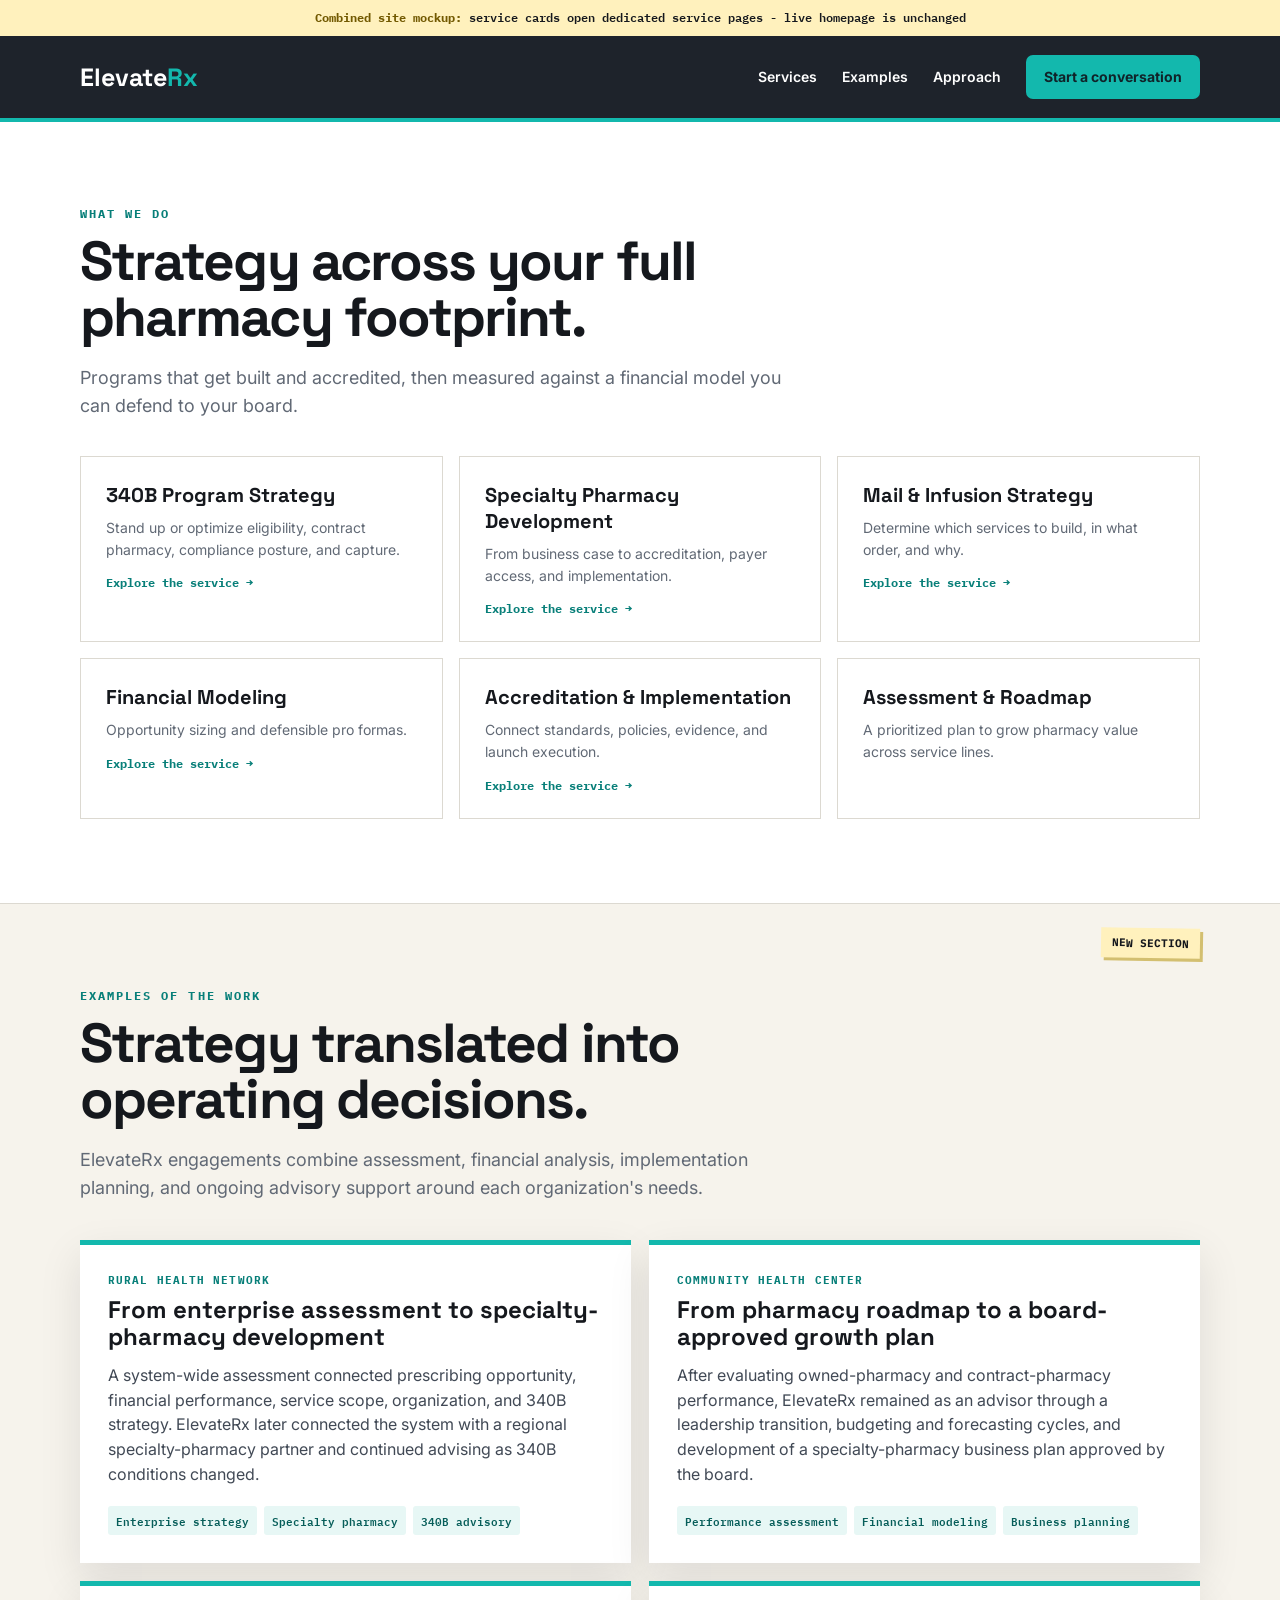
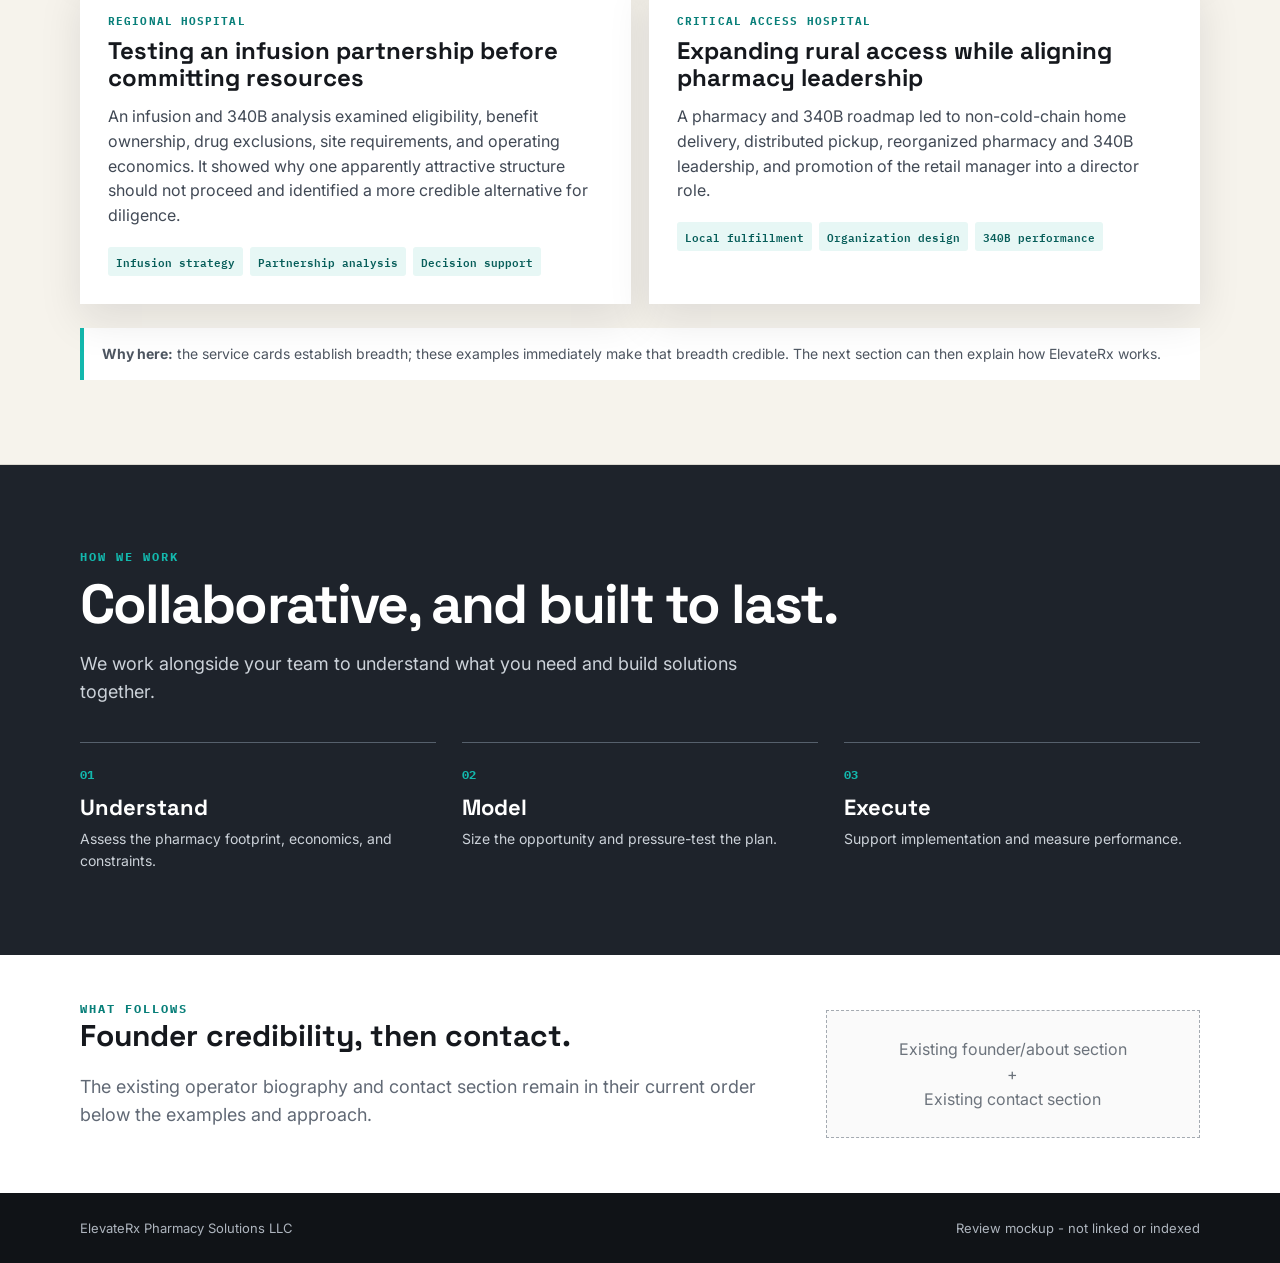
<file: _archive/2026-08-04-full-site/mockups/case-examples-placement.html>
<!doctype html>
<html lang="en">
<head>
  <meta charset="utf-8">
  <meta name="viewport" content="width=device-width,initial-scale=1">
  <meta name="robots" content="noindex,nofollow">
  <title>Case Example Placement - ElevateRx Mockup</title>
  <link rel="preconnect" href="https://fonts.googleapis.com">
  <link rel="preconnect" href="https://fonts.gstatic.com" crossorigin>
  <link href="https://fonts.googleapis.com/css2?family=Inter:wght@400;500;600;700&family=Space+Grotesk:wght@500;600;700&family=IBM+Plex+Mono:wght@500;600&display=swap" rel="stylesheet">
  <style>
    :root{--ink:#15181d;--navy:#1e232b;--teal:#13b8ad;--cream:#f6f3ec;--paper:#fff;--muted:#616975;--line:#dcd9d1;--yellow:#fff1bd;--shadow:0 16px 40px rgba(21,24,29,.1)}
    *{box-sizing:border-box}html{scroll-behavior:smooth}body{margin:0;color:var(--ink);background:var(--paper);font-family:Inter,Arial,sans-serif;line-height:1.55}.wrap{width:min(1120px,calc(100% - 40px));margin:auto}.skip{position:absolute;left:12px;top:-80px;background:#fff;color:#111;padding:10px 14px;z-index:20}.skip:focus{top:12px}.mockbar{padding:9px 20px;background:var(--yellow);text-align:center;font:600 12px/1.4 'IBM Plex Mono',monospace}.mockbar strong{color:#725900}header{background:var(--navy);border-bottom:4px solid var(--teal)}.nav{min-height:82px;display:flex;align-items:center;justify-content:space-between;gap:20px}.brand{color:#fff;text-decoration:none;font:700 25px 'Space Grotesk',sans-serif}.brand span{color:var(--teal)}nav{display:flex;align-items:center;gap:25px}nav a{color:#fff;text-decoration:none;font-weight:600;font-size:14px}.btn{display:inline-flex;align-items:center;justify-content:center;min-height:44px;padding:10px 18px;border-radius:7px;background:var(--teal);color:#102329;text-decoration:none;font-weight:700}.pad{padding:84px 0}.kick{text-transform:uppercase;letter-spacing:.17em;color:#087f79;font:700 12px 'IBM Plex Mono',monospace}.sec{font:700 clamp(34px,5vw,55px)/1.03 'Space Grotesk',sans-serif;letter-spacing:-.035em;margin:12px 0 18px;max-width:850px}.lead{font-size:18px;color:var(--muted);max-width:730px}.service-grid{display:grid;grid-template-columns:repeat(3,1fr);gap:16px;margin-top:36px}.service{display:block;border:1px solid var(--line);padding:25px;background:#fff;color:var(--ink);text-decoration:none;transition:transform .18s ease,border-color .18s ease,box-shadow .18s ease}.service[href]:hover{transform:translateY(-3px);border-color:var(--teal);box-shadow:var(--shadow)}.service h3{font:700 20px 'Space Grotesk',sans-serif;margin:0 0 9px}.service p{font-size:14px;color:var(--muted);margin:0}.service .more{display:block;margin-top:15px;color:#087f79;font:700 12px 'IBM Plex Mono',monospace}.examples{position:relative;background:var(--cream);border-block:1px solid var(--line)}.placement-note{position:absolute;right:max(20px,calc((100vw - 1120px)/2));top:24px;background:var(--yellow);padding:8px 11px;font:700 11px 'IBM Plex Mono',monospace;transform:rotate(1deg);box-shadow:3px 3px 0 #d3bf70}.example-grid{display:grid;grid-template-columns:repeat(2,1fr);gap:18px;margin-top:38px}.example{background:#fff;border-top:5px solid var(--teal);padding:28px;box-shadow:var(--shadow)}.type{color:#087f79;text-transform:uppercase;letter-spacing:.1em;font:700 11px 'IBM Plex Mono',monospace}.example h3{font:700 24px/1.15 'Space Grotesk',sans-serif;margin:9px 0 12px}.example p{margin:0;color:#414955}.tags{display:flex;flex-wrap:wrap;gap:7px;margin-top:19px}.tags span{background:#e7f7f5;color:#075e5a;padding:5px 8px;border-radius:3px;font:600 11px 'IBM Plex Mono',monospace}.scope-note{margin-top:24px;padding:15px 18px;border-left:4px solid var(--teal);background:#fff;color:#4d5560;font-size:14px}.approach{background:var(--navy);color:#fff}.approach .kick{color:var(--teal)}.approach .lead{color:#ccd2d9}.steps{display:grid;grid-template-columns:repeat(3,1fr);gap:26px;margin-top:36px}.step{border-top:1px solid #56606c;padding-top:18px}.step b{color:var(--teal);font:700 12px 'IBM Plex Mono',monospace}.step h3{font:700 22px 'Space Grotesk',sans-serif;margin:7px 0}.step p{color:#ccd2d9;margin:0;font-size:14px}.context{padding:46px 0;background:#fff}.context-grid{display:grid;grid-template-columns:1.3fr .7fr;gap:50px;align-items:center}.context h2{font:700 30px 'Space Grotesk',sans-serif;margin:0 0 10px}.placeholder{border:1px dashed #a4aab1;padding:26px;text-align:center;color:#6c737c;background:#fafafa}footer{padding:25px 0;background:#101317;color:#aeb5be;font-size:13px}.foot{display:flex;justify-content:space-between;gap:20px}
    a:focus-visible{outline:3px solid #f4c842;outline-offset:4px}@media(max-width:760px){.wrap{width:min(100% - 28px,1120px)}.nav{min-height:70px}.nav nav>a:not(.btn){display:none}.brand{font-size:21px}.btn{padding:9px 13px}.pad{padding:62px 0}.service-grid,.example-grid,.steps,.context-grid{grid-template-columns:1fr}.service:nth-child(n+4){display:none}.placement-note{position:static;display:inline-block;margin:18px 14px 0;transform:none}.sec{font-size:37px}.example{padding:23px}.foot{display:block}.foot span{display:block;margin-top:5px}}
    @media(prefers-reduced-motion:reduce){html{scroll-behavior:auto}}
  </style>
</head>
<body id="top">
<a class="skip" href="#examples">Skip to engagement examples</a>
<div class="mockbar"><strong>Combined site mockup:</strong> service cards open dedicated service pages - live homepage is unchanged</div>
<header><div class="wrap nav"><a class="brand" href="#top">Elevate<span>Rx</span></a><nav aria-label="Mockup navigation"><a href="#services">Services</a><a href="#examples">Examples</a><a href="#approach">Approach</a><a class="btn" href="mailto:contact@elevaterx.pro">Start a conversation</a></nav></div></header>

<main>
  <section class="pad" id="services"><div class="wrap">
    <div class="kick">What we do</div><h1 class="sec">Strategy across your full pharmacy footprint.</h1>
    <p class="lead">Programs that get built and accredited, then measured against a financial model you can defend to your board.</p>
    <div class="service-grid">
      <a class="service" href="services/340b-strategy.html"><h3>340B Program Strategy</h3><p>Stand up or optimize eligibility, contract pharmacy, compliance posture, and capture.</p><span class="more">Explore the service →</span></a>
      <a class="service" href="services/specialty-pharmacy.html"><h3>Specialty Pharmacy Development</h3><p>From business case to accreditation, payer access, and implementation.</p><span class="more">Explore the service →</span></a>
      <a class="service" href="services/mail-infusion.html"><h3>Mail &amp; Infusion Strategy</h3><p>Determine which services to build, in what order, and why.</p><span class="more">Explore the service →</span></a>
      <a class="service" href="services/financial-modeling.html"><h3>Financial Modeling</h3><p>Opportunity sizing and defensible pro formas.</p><span class="more">Explore the service →</span></a>
      <a class="service" href="services/accreditation-implementation.html"><h3>Accreditation &amp; Implementation</h3><p>Connect standards, policies, evidence, and launch execution.</p><span class="more">Explore the service →</span></a>
      <article class="service"><h3>Assessment &amp; Roadmap</h3><p>A prioritized plan to grow pharmacy value across service lines.</p></article>
    </div>
  </div></section>

  <section class="pad examples" id="examples"><div class="placement-note">NEW SECTION</div><div class="wrap">
    <div class="kick">Examples of the work</div><h2 class="sec">Strategy translated into operating decisions.</h2>
    <p class="lead">ElevateRx engagements combine assessment, financial analysis, implementation planning, and ongoing advisory support around each organization's needs.</p>
    <div class="example-grid">
      <article class="example"><div class="type">Rural health network</div><h3>From enterprise assessment to specialty-pharmacy development</h3><p>A system-wide assessment connected prescribing opportunity, financial performance, service scope, organization, and 340B strategy. ElevateRx later connected the system with a regional specialty-pharmacy partner and continued advising as 340B conditions changed.</p><div class="tags"><span>Enterprise strategy</span><span>Specialty pharmacy</span><span>340B advisory</span></div></article>
      <article class="example"><div class="type">Community health center</div><h3>From pharmacy roadmap to a board-approved growth plan</h3><p>After evaluating owned-pharmacy and contract-pharmacy performance, ElevateRx remained as an advisor through a leadership transition, budgeting and forecasting cycles, and development of a specialty-pharmacy business plan approved by the board.</p><div class="tags"><span>Performance assessment</span><span>Financial modeling</span><span>Business planning</span></div></article>
      <article class="example"><div class="type">Regional hospital</div><h3>Testing an infusion partnership before committing resources</h3><p>An infusion and 340B analysis examined eligibility, benefit ownership, drug exclusions, site requirements, and operating economics. It showed why one apparently attractive structure should not proceed and identified a more credible alternative for diligence.</p><div class="tags"><span>Infusion strategy</span><span>Partnership analysis</span><span>Decision support</span></div></article>
      <article class="example"><div class="type">Critical access hospital</div><h3>Expanding rural access while aligning pharmacy leadership</h3><p>A pharmacy and 340B roadmap led to non-cold-chain home delivery, distributed pickup, reorganized pharmacy and 340B leadership, and promotion of the retail manager into a director role.</p><div class="tags"><span>Local fulfillment</span><span>Organization design</span><span>340B performance</span></div></article>
    </div>
    <div class="scope-note"><strong>Why here:</strong> the service cards establish breadth; these examples immediately make that breadth credible. The next section can then explain how ElevateRx works.</div>
  </div></section>

  <section class="pad approach" id="approach"><div class="wrap"><div class="kick">How we work</div><h2 class="sec">Collaborative, and built to last.</h2><p class="lead">We work alongside your team to understand what you need and build solutions together.</p><div class="steps"><article class="step"><b>01</b><h3>Understand</h3><p>Assess the pharmacy footprint, economics, and constraints.</p></article><article class="step"><b>02</b><h3>Model</h3><p>Size the opportunity and pressure-test the plan.</p></article><article class="step"><b>03</b><h3>Execute</h3><p>Support implementation and measure performance.</p></article></div></div></section>

  <section class="context"><div class="wrap context-grid"><div><div class="kick">What follows</div><h2>Founder credibility, then contact.</h2><p class="lead">The existing operator biography and contact section remain in their current order below the examples and approach.</p></div><div class="placeholder">Existing founder/about section<br>+<br>Existing contact section</div></div></section>
</main>
<footer><div class="wrap foot"><span>ElevateRx Pharmacy Solutions LLC</span><span>Review mockup - not linked or indexed</span></div></footer>
</body>
</html>
</file>
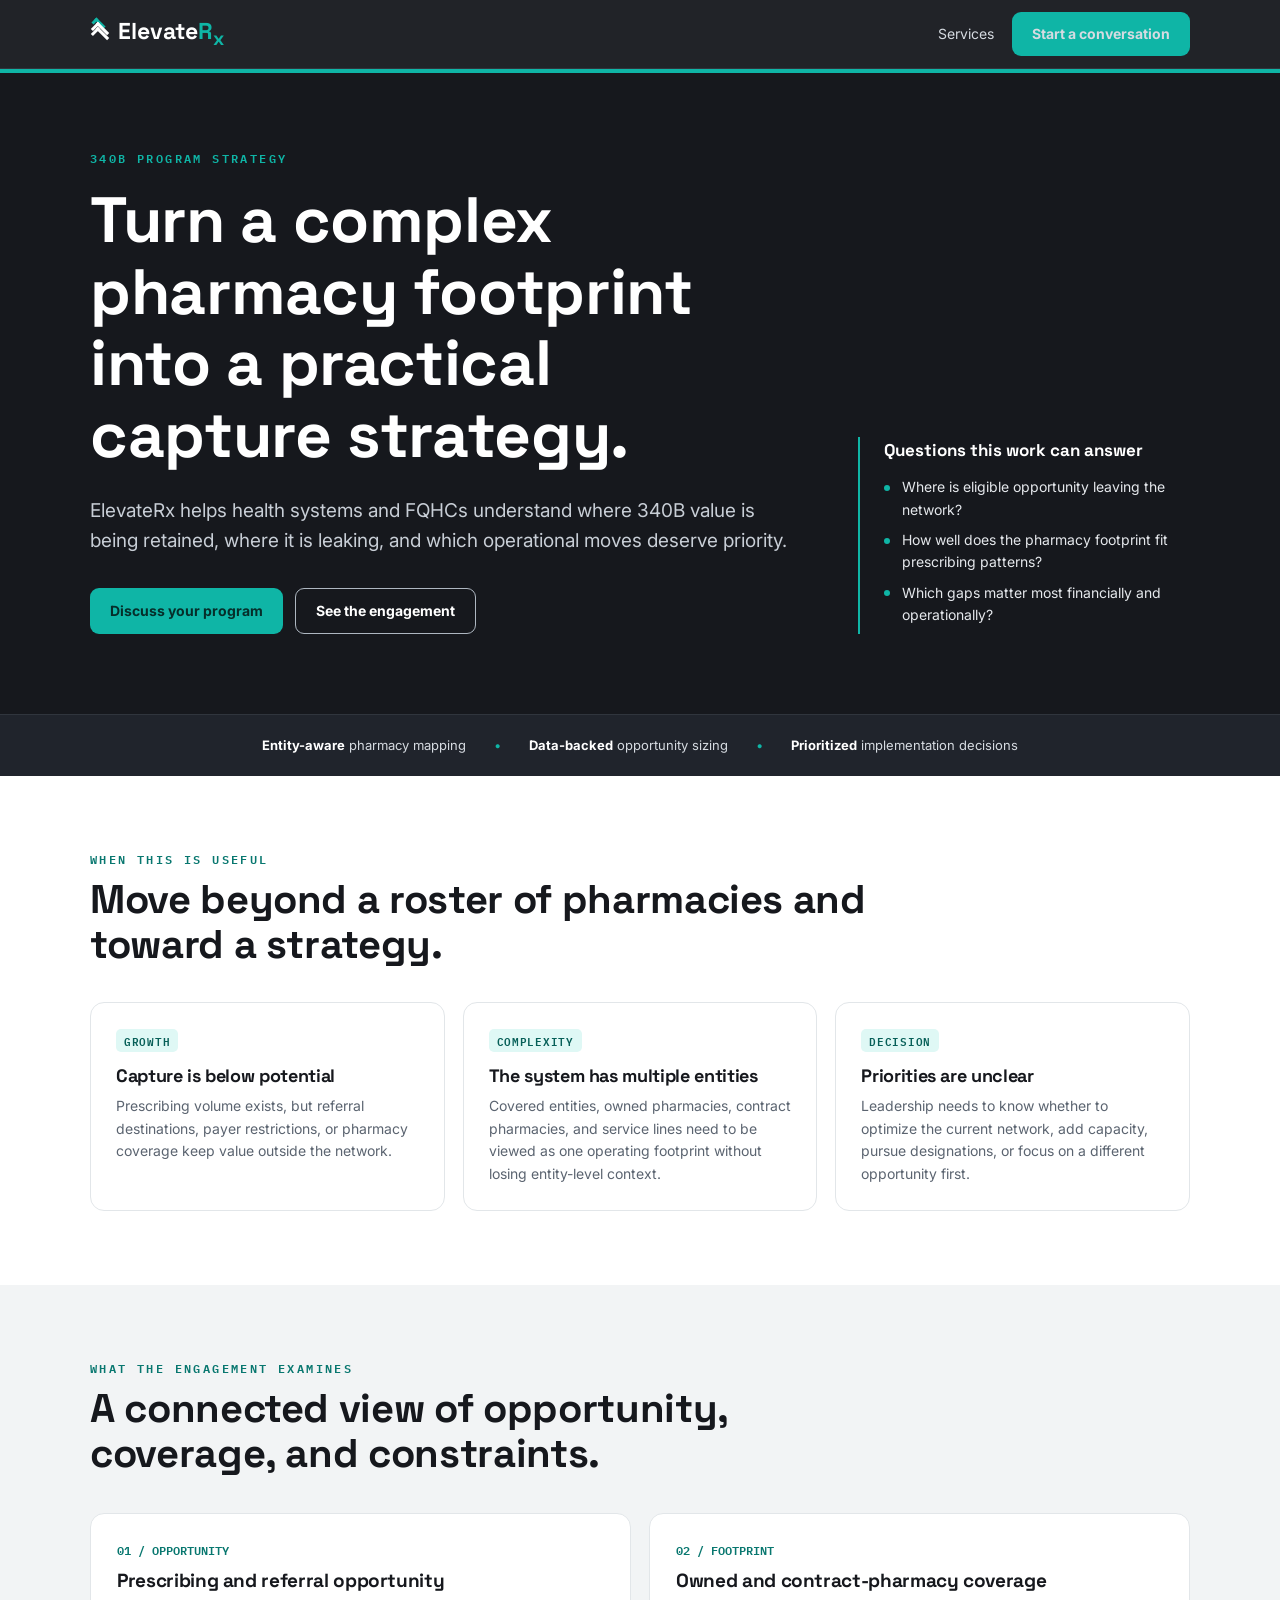
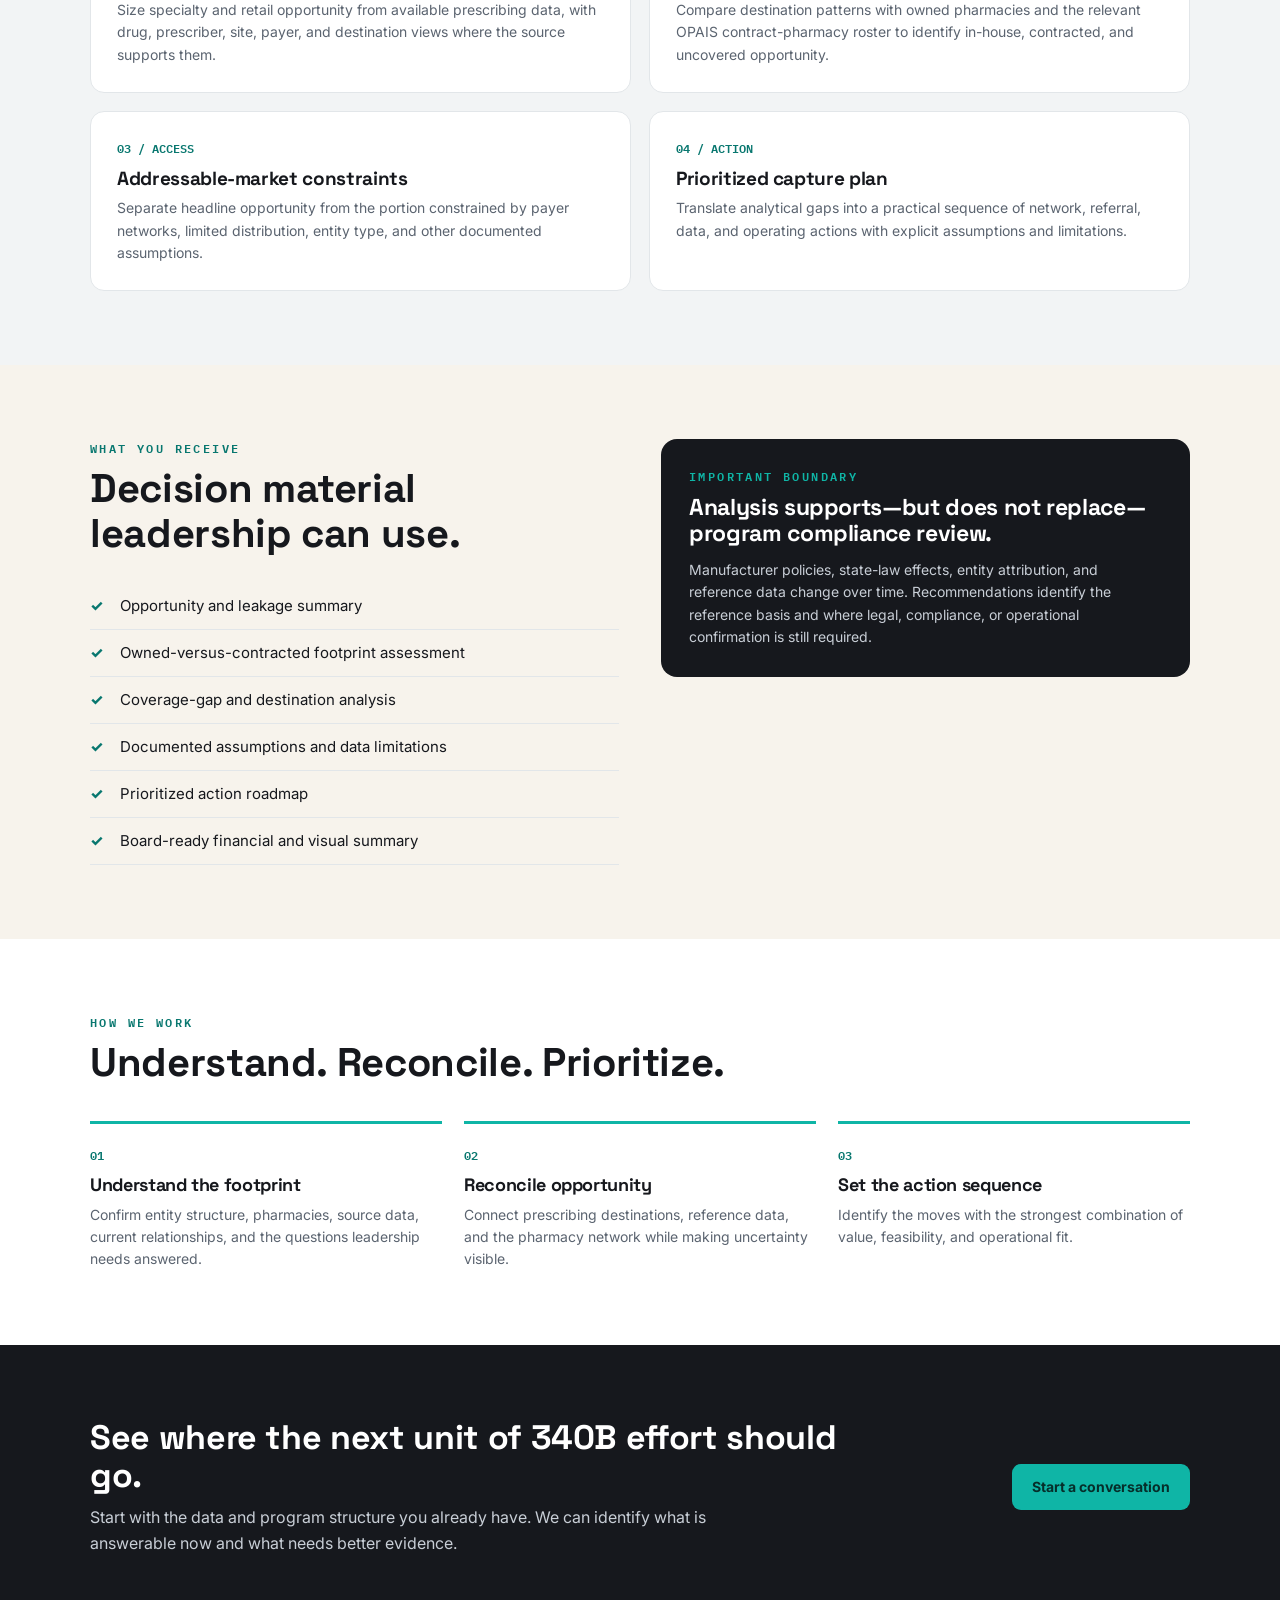
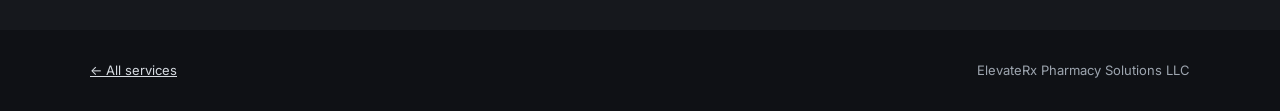
<file: _archive/2026-08-04-full-site/services/340b-strategy.html>
<!doctype html><html lang="en"><head><meta charset="utf-8"><meta name="viewport" content="width=device-width,initial-scale=1"><meta name="description" content="340B pharmacy strategy for health systems and FQHCs: opportunity sizing, pharmacy-footprint analysis, capture planning, and prioritized implementation."><link rel="canonical" href="https://elevaterx.pro/services/340b-strategy.html"><link rel="icon" href="../favicon/favicon.svg"><meta name="theme-color" content="#16181D"><title>340B Program Strategy | ElevateRx</title><link rel="preconnect" href="https://fonts.googleapis.com"><link rel="preconnect" href="https://fonts.gstatic.com" crossorigin><link href="https://fonts.googleapis.com/css2?family=Inter:wght@400;500;600;700&family=Space+Grotesk:wght@500;600;700&family=IBM+Plex+Mono:wght@500;600&display=swap" rel="stylesheet"><link rel="stylesheet" href="styles.css"></head><body><a class="skip" href="#main">Skip to main content</a><header><div class="wrap nav"><a class="brand" href="../index.html"><span class="mark"><i></i></span><span>Elevate<span class="rx">R<sub>x</sub></span></span></a><nav class="navlinks" aria-label="Primary"><a href="../index.html#services">Services</a><a class="btn btn-primary" href="mailto:contact@elevaterx.pro?subject=340B%20strategy%20conversation">Start a conversation</a></nav></div></header><main id="main">
<section class="hero"><div class="wrap hero-grid"><div><div class="eyebrow">340B Program Strategy</div><h1>Turn a complex pharmacy footprint into a practical capture strategy.</h1><p class="lead">ElevateRx helps health systems and FQHCs understand where 340B value is being retained, where it is leaking, and which operational moves deserve priority.</p><div class="hero-actions"><a class="btn btn-primary" href="mailto:contact@elevaterx.pro?subject=340B%20strategy%20conversation">Discuss your program</a><a class="btn btn-ghost" href="#scope">See the engagement</a></div></div><aside class="hero-aside"><strong>Questions this work can answer</strong><ul><li>Where is eligible opportunity leaving the network?</li><li>How well does the pharmacy footprint fit prescribing patterns?</li><li>Which gaps matter most financially and operationally?</li></ul></aside></div></section>
<div class="proofbar"><div class="wrap"><span><b>Entity-aware</b> pharmacy mapping</span><span class="dot">•</span><span><b>Data-backed</b> opportunity sizing</span><span class="dot">•</span><span><b>Prioritized</b> implementation decisions</span></div></div>
<section id="scope"><div class="wrap"><div class="kick">When this is useful</div><h2>Move beyond a roster of pharmacies and toward a strategy.</h2><div class="cards"><article class="card"><span class="tag">Growth</span><h3>Capture is below potential</h3><p>Prescribing volume exists, but referral destinations, payer restrictions, or pharmacy coverage keep value outside the network.</p></article><article class="card"><span class="tag">Complexity</span><h3>The system has multiple entities</h3><p>Covered entities, owned pharmacies, contract pharmacies, and service lines need to be viewed as one operating footprint without losing entity-level context.</p></article><article class="card"><span class="tag">Decision</span><h3>Priorities are unclear</h3><p>Leadership needs to know whether to optimize the current network, add capacity, pursue designations, or focus on a different opportunity first.</p></article></div></div></section>
<section class="section-alt"><div class="wrap"><div class="kick">What the engagement examines</div><h2>A connected view of opportunity, coverage, and constraints.</h2><div class="feature-grid"><article class="feature"><div class="num">01 / OPPORTUNITY</div><h3>Prescribing and referral opportunity</h3><p>Size specialty and retail opportunity from available prescribing data, with drug, prescriber, site, payer, and destination views where the source supports them.</p></article><article class="feature"><div class="num">02 / FOOTPRINT</div><h3>Owned and contract-pharmacy coverage</h3><p>Compare destination patterns with owned pharmacies and the relevant OPAIS contract-pharmacy roster to identify in-house, contracted, and uncovered opportunity.</p></article><article class="feature"><div class="num">03 / ACCESS</div><h3>Addressable-market constraints</h3><p>Separate headline opportunity from the portion constrained by payer networks, limited distribution, entity type, and other documented assumptions.</p></article><article class="feature"><div class="num">04 / ACTION</div><h3>Prioritized capture plan</h3><p>Translate analytical gaps into a practical sequence of network, referral, data, and operating actions with explicit assumptions and limitations.</p></article></div></div></section>
<section class="section-warm"><div class="wrap deliverables"><div><div class="kick">What you receive</div><h2>Decision material leadership can use.</h2><ul class="checklist"><li>Opportunity and leakage summary</li><li>Owned-versus-contracted footprint assessment</li><li>Coverage-gap and destination analysis</li><li>Documented assumptions and data limitations</li><li>Prioritized action roadmap</li><li>Board-ready financial and visual summary</li></ul></div><aside class="note"><div class="kick">Important boundary</div><h3>Analysis supports—but does not replace—program compliance review.</h3><p>Manufacturer policies, state-law effects, entity attribution, and reference data change over time. Recommendations identify the reference basis and where legal, compliance, or operational confirmation is still required.</p></aside></div></section>
<section><div class="wrap"><div class="kick">How we work</div><h2>Understand. Reconcile. Prioritize.</h2><div class="steps"><article class="step"><b>01</b><h3>Understand the footprint</h3><p>Confirm entity structure, pharmacies, source data, current relationships, and the questions leadership needs answered.</p></article><article class="step"><b>02</b><h3>Reconcile opportunity</h3><p>Connect prescribing destinations, reference data, and the pharmacy network while making uncertainty visible.</p></article><article class="step"><b>03</b><h3>Set the action sequence</h3><p>Identify the moves with the strongest combination of value, feasibility, and operational fit.</p></article></div></div></section>
<section class="cta"><div class="wrap"><div><h2>See where the next unit of 340B effort should go.</h2><p>Start with the data and program structure you already have. We can identify what is answerable now and what needs better evidence.</p></div><a class="btn btn-primary" href="mailto:contact@elevaterx.pro?subject=340B%20strategy%20conversation">Start a conversation</a></div></section></main><footer><div class="wrap footer-row"><a href="../index.html#services">← All services</a><span>ElevateRx Pharmacy Solutions LLC</span></div></footer></body></html>
</file>
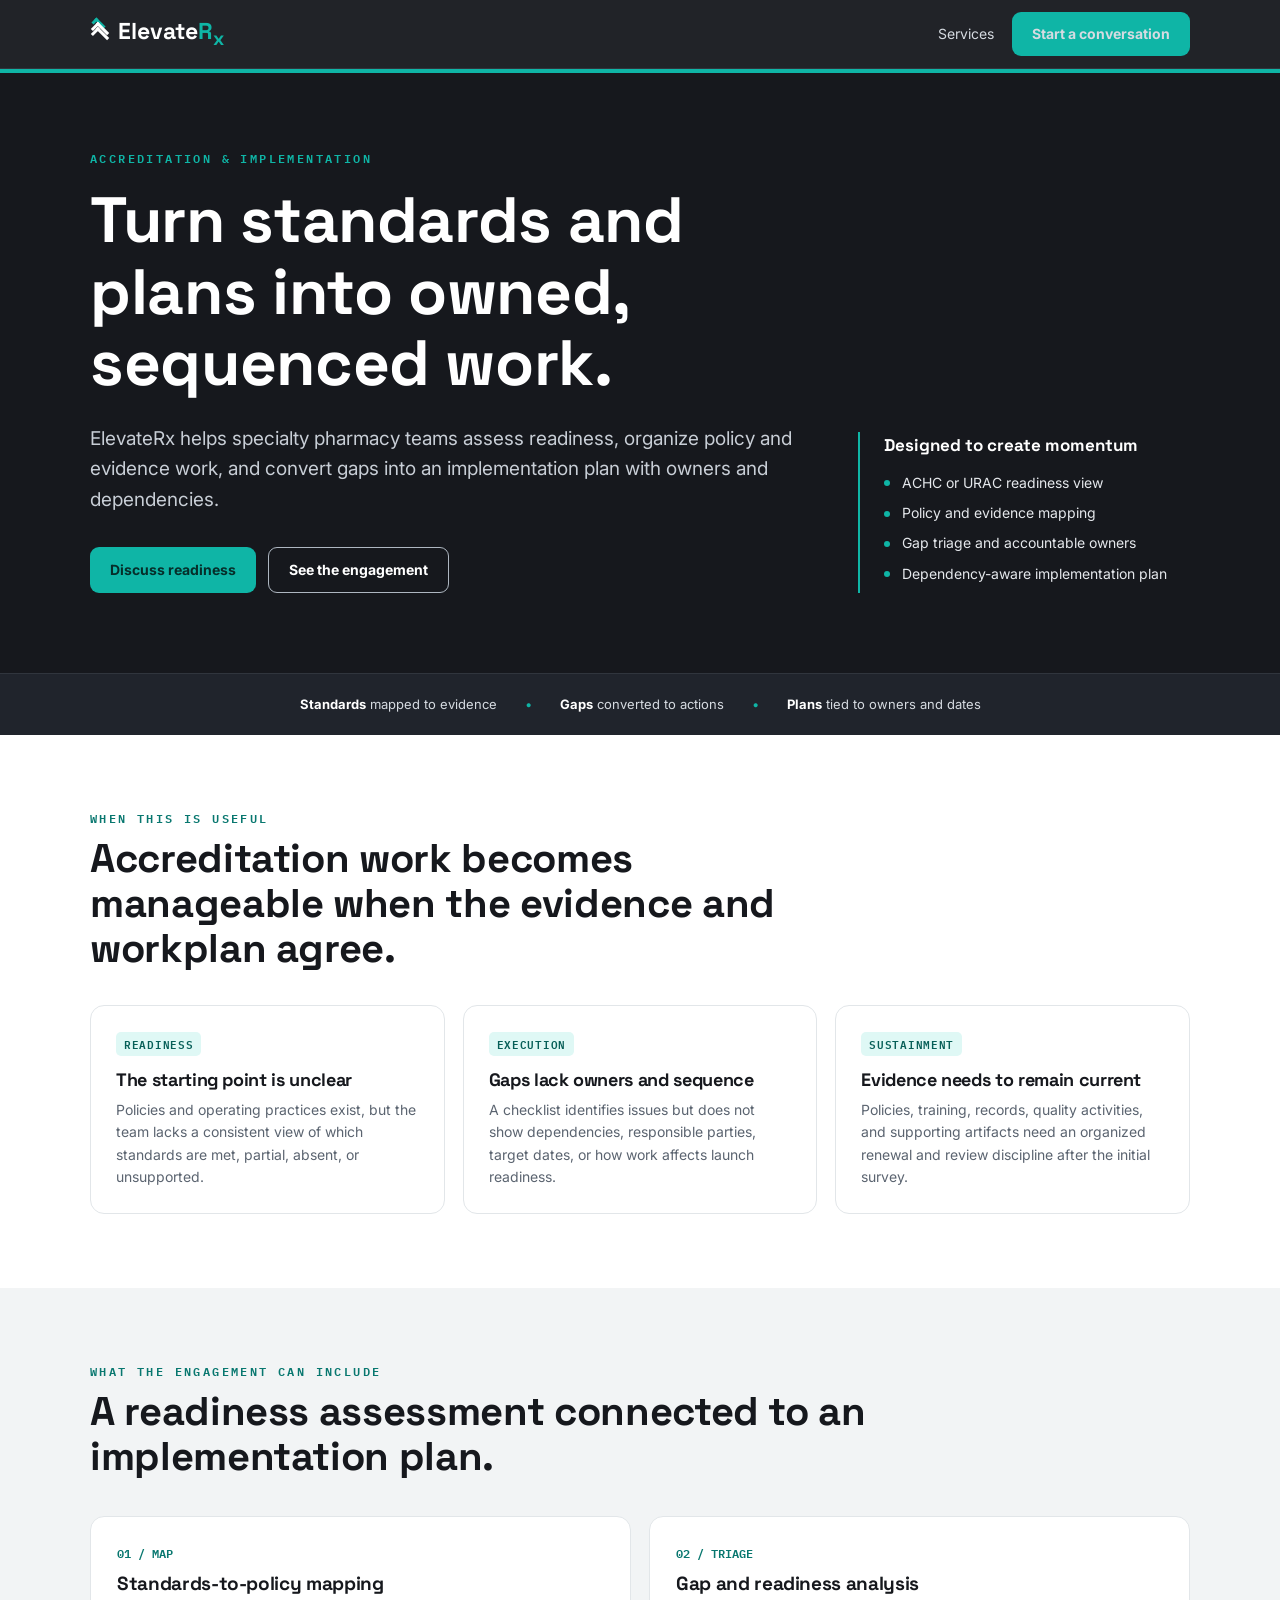
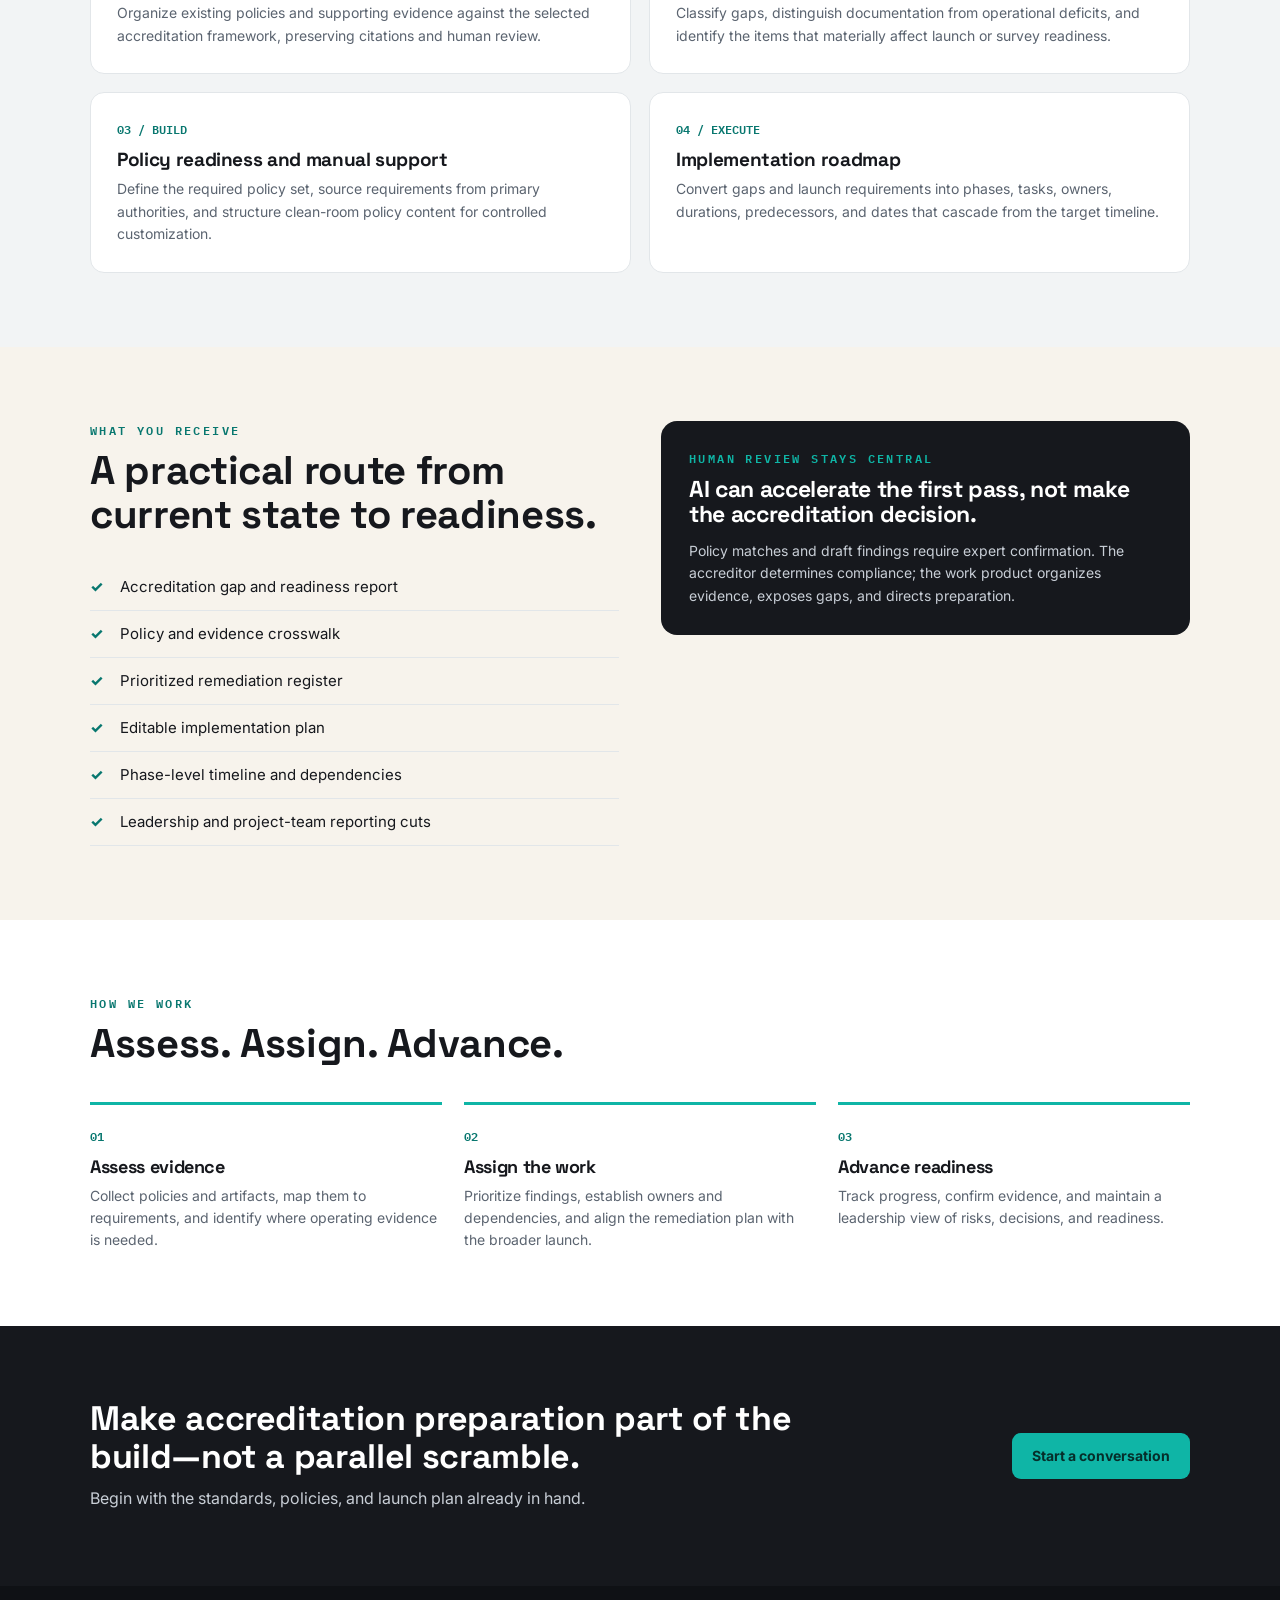
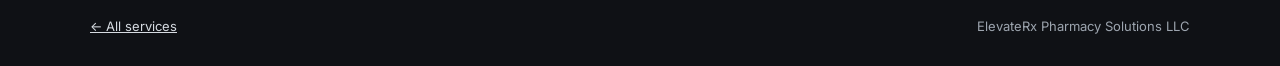
<file: _archive/2026-08-04-full-site/services/accreditation-implementation.html>
<!doctype html><html lang="en"><head><meta charset="utf-8"><meta name="viewport" content="width=device-width,initial-scale=1"><meta name="description" content="Pharmacy accreditation and implementation support connecting standards, policies, evidence, owners, dependencies, and launch execution."><link rel="canonical" href="https://elevaterx.pro/services/accreditation-implementation.html"><link rel="icon" href="../favicon/favicon.svg"><meta name="theme-color" content="#16181D"><title>Accreditation &amp; Implementation | ElevateRx</title><link rel="preconnect" href="https://fonts.googleapis.com"><link rel="preconnect" href="https://fonts.gstatic.com" crossorigin><link href="https://fonts.googleapis.com/css2?family=Inter:wght@400;500;600;700&family=Space+Grotesk:wght@500;600;700&family=IBM+Plex+Mono:wght@500;600&display=swap" rel="stylesheet"><link rel="stylesheet" href="styles.css"></head><body><a class="skip" href="#main">Skip to main content</a><header><div class="wrap nav"><a class="brand" href="../index.html"><span class="mark"><i></i></span><span>Elevate<span class="rx">R<sub>x</sub></span></span></a><nav class="navlinks" aria-label="Primary"><a href="../index.html#services">Services</a><a class="btn btn-primary" href="mailto:contact@elevaterx.pro?subject=Accreditation%20and%20implementation">Start a conversation</a></nav></div></header><main id="main">
<section class="hero"><div class="wrap hero-grid"><div><div class="eyebrow">Accreditation &amp; Implementation</div><h1>Turn standards and plans into owned, sequenced work.</h1><p class="lead">ElevateRx helps specialty pharmacy teams assess readiness, organize policy and evidence work, and convert gaps into an implementation plan with owners and dependencies.</p><div class="hero-actions"><a class="btn btn-primary" href="mailto:contact@elevaterx.pro?subject=Accreditation%20and%20implementation">Discuss readiness</a><a class="btn btn-ghost" href="#scope">See the engagement</a></div></div><aside class="hero-aside"><strong>Designed to create momentum</strong><ul><li>ACHC or URAC readiness view</li><li>Policy and evidence mapping</li><li>Gap triage and accountable owners</li><li>Dependency-aware implementation plan</li></ul></aside></div></section>
<div class="proofbar"><div class="wrap"><span><b>Standards</b> mapped to evidence</span><span class="dot">•</span><span><b>Gaps</b> converted to actions</span><span class="dot">•</span><span><b>Plans</b> tied to owners and dates</span></div></div>
<section id="scope"><div class="wrap"><div class="kick">When this is useful</div><h2>Accreditation work becomes manageable when the evidence and workplan agree.</h2><div class="cards"><article class="card"><span class="tag">Readiness</span><h3>The starting point is unclear</h3><p>Policies and operating practices exist, but the team lacks a consistent view of which standards are met, partial, absent, or unsupported.</p></article><article class="card"><span class="tag">Execution</span><h3>Gaps lack owners and sequence</h3><p>A checklist identifies issues but does not show dependencies, responsible parties, target dates, or how work affects launch readiness.</p></article><article class="card"><span class="tag">Sustainment</span><h3>Evidence needs to remain current</h3><p>Policies, training, records, quality activities, and supporting artifacts need an organized renewal and review discipline after the initial survey.</p></article></div></div></section>
<section class="section-alt"><div class="wrap"><div class="kick">What the engagement can include</div><h2>A readiness assessment connected to an implementation plan.</h2><div class="feature-grid"><article class="feature"><div class="num">01 / MAP</div><h3>Standards-to-policy mapping</h3><p>Organize existing policies and supporting evidence against the selected accreditation framework, preserving citations and human review.</p></article><article class="feature"><div class="num">02 / TRIAGE</div><h3>Gap and readiness analysis</h3><p>Classify gaps, distinguish documentation from operational deficits, and identify the items that materially affect launch or survey readiness.</p></article><article class="feature"><div class="num">03 / BUILD</div><h3>Policy readiness and manual support</h3><p>Define the required policy set, source requirements from primary authorities, and structure clean-room policy content for controlled customization.</p></article><article class="feature"><div class="num">04 / EXECUTE</div><h3>Implementation roadmap</h3><p>Convert gaps and launch requirements into phases, tasks, owners, durations, predecessors, and dates that cascade from the target timeline.</p></article></div></div></section>
<section class="section-warm"><div class="wrap deliverables"><div><div class="kick">What you receive</div><h2>A practical route from current state to readiness.</h2><ul class="checklist"><li>Accreditation gap and readiness report</li><li>Policy and evidence crosswalk</li><li>Prioritized remediation register</li><li>Editable implementation plan</li><li>Phase-level timeline and dependencies</li><li>Leadership and project-team reporting cuts</li></ul></div><aside class="note"><div class="kick">Human review stays central</div><h3>AI can accelerate the first pass, not make the accreditation decision.</h3><p>Policy matches and draft findings require expert confirmation. The accreditor determines compliance; the work product organizes evidence, exposes gaps, and directs preparation.</p></aside></div></section>
<section><div class="wrap"><div class="kick">How we work</div><h2>Assess. Assign. Advance.</h2><div class="steps"><article class="step"><b>01</b><h3>Assess evidence</h3><p>Collect policies and artifacts, map them to requirements, and identify where operating evidence is needed.</p></article><article class="step"><b>02</b><h3>Assign the work</h3><p>Prioritize findings, establish owners and dependencies, and align the remediation plan with the broader launch.</p></article><article class="step"><b>03</b><h3>Advance readiness</h3><p>Track progress, confirm evidence, and maintain a leadership view of risks, decisions, and readiness.</p></article></div></div></section>
<section class="cta"><div class="wrap"><div><h2>Make accreditation preparation part of the build—not a parallel scramble.</h2><p>Begin with the standards, policies, and launch plan already in hand.</p></div><a class="btn btn-primary" href="mailto:contact@elevaterx.pro?subject=Accreditation%20and%20implementation">Start a conversation</a></div></section></main><footer><div class="wrap footer-row"><a href="../index.html#services">← All services</a><span>ElevateRx Pharmacy Solutions LLC</span></div></footer></body></html>
</file>
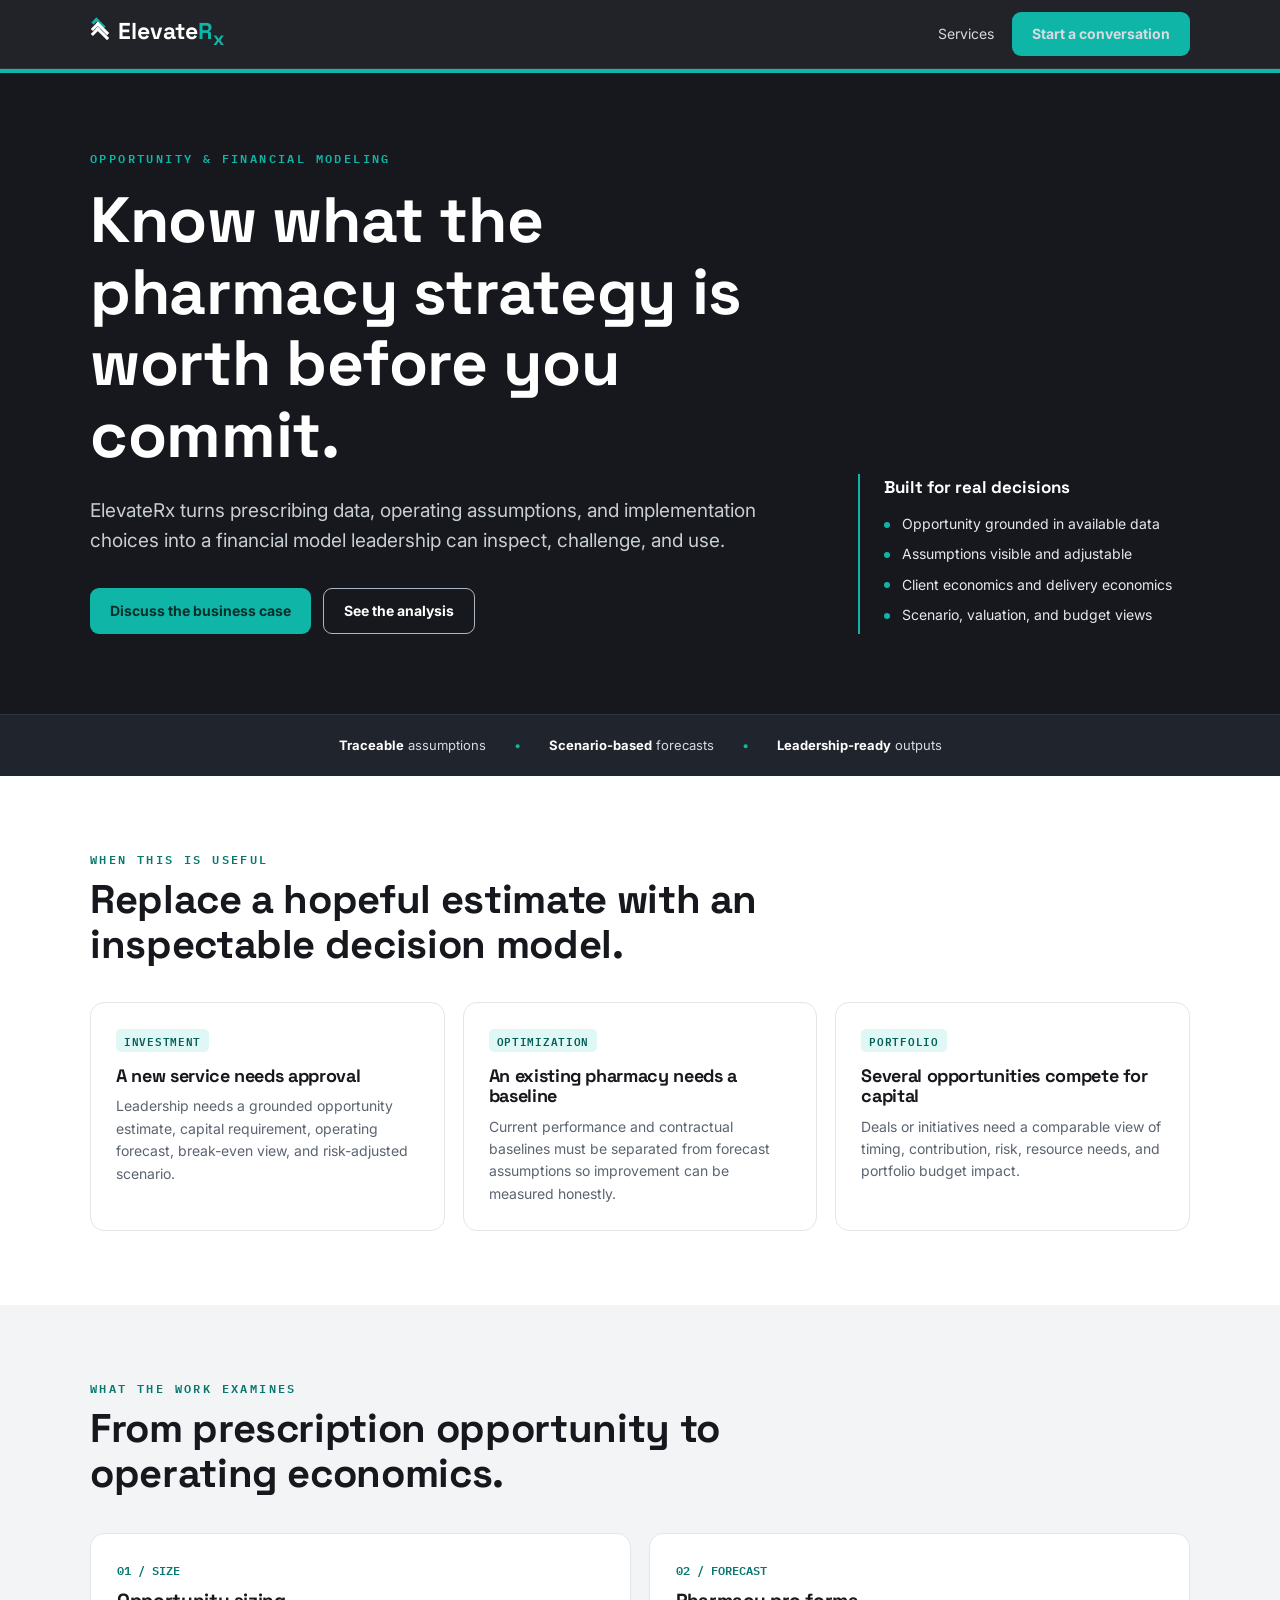
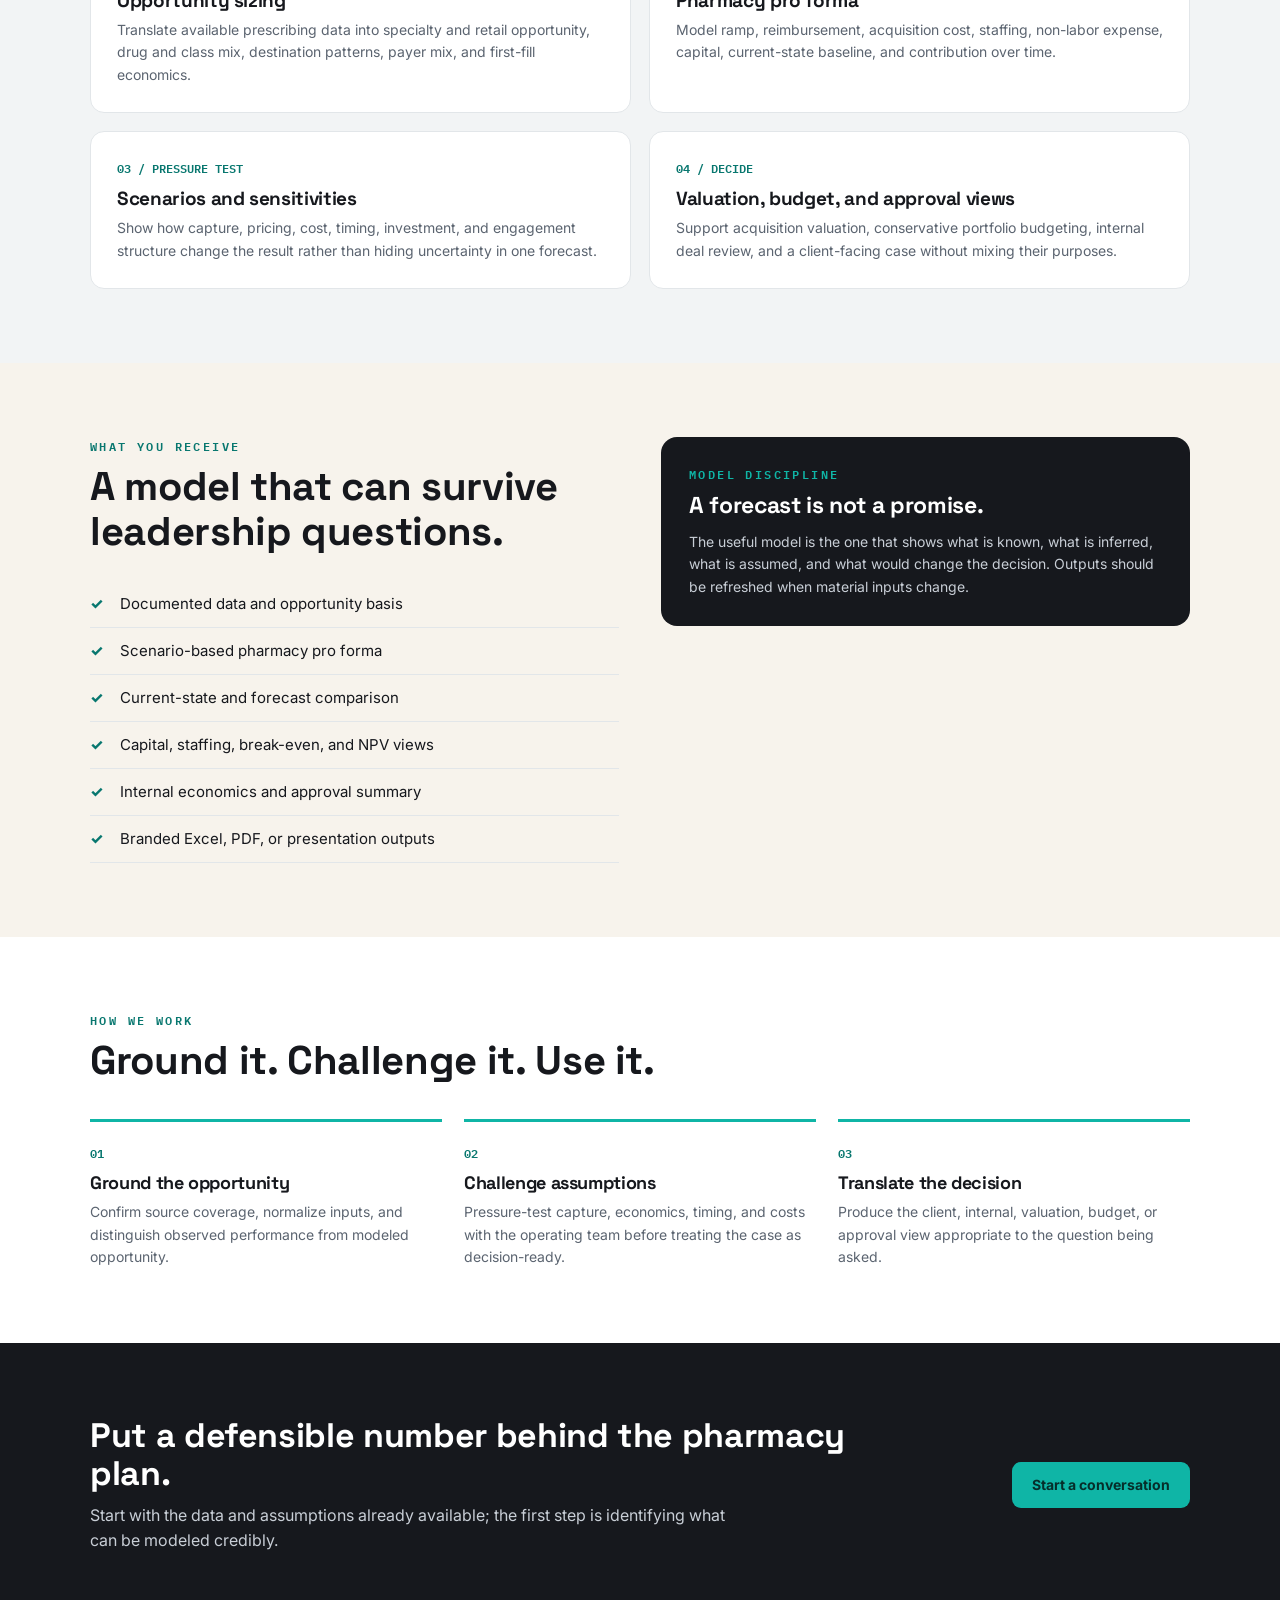
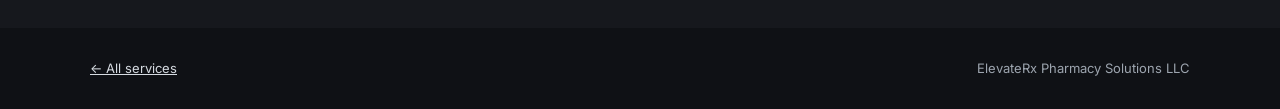
<file: _archive/2026-08-04-full-site/services/financial-modeling.html>
<!doctype html><html lang="en"><head><meta charset="utf-8"><meta name="viewport" content="width=device-width,initial-scale=1"><meta name="description" content="Pharmacy opportunity sizing, pro formas, scenarios, valuation, budgets, and leadership-ready financial decision support."><link rel="canonical" href="https://elevaterx.pro/services/financial-modeling.html"><link rel="icon" href="../favicon/favicon.svg"><meta name="theme-color" content="#16181D"><title>Opportunity &amp; Financial Modeling | ElevateRx</title><link rel="preconnect" href="https://fonts.googleapis.com"><link rel="preconnect" href="https://fonts.gstatic.com" crossorigin><link href="https://fonts.googleapis.com/css2?family=Inter:wght@400;500;600;700&family=Space+Grotesk:wght@500;600;700&family=IBM+Plex+Mono:wght@500;600&display=swap" rel="stylesheet"><link rel="stylesheet" href="styles.css"></head><body><a class="skip" href="#main">Skip to main content</a><header><div class="wrap nav"><a class="brand" href="../index.html"><span class="mark"><i></i></span><span>Elevate<span class="rx">R<sub>x</sub></span></span></a><nav class="navlinks" aria-label="Primary"><a href="../index.html#services">Services</a><a class="btn btn-primary" href="mailto:contact@elevaterx.pro?subject=Pharmacy%20financial%20modeling">Start a conversation</a></nav></div></header><main id="main">
<section class="hero"><div class="wrap hero-grid"><div><div class="eyebrow">Opportunity &amp; Financial Modeling</div><h1>Know what the pharmacy strategy is worth before you commit.</h1><p class="lead">ElevateRx turns prescribing data, operating assumptions, and implementation choices into a financial model leadership can inspect, challenge, and use.</p><div class="hero-actions"><a class="btn btn-primary" href="mailto:contact@elevaterx.pro?subject=Pharmacy%20financial%20modeling">Discuss the business case</a><a class="btn btn-ghost" href="#scope">See the analysis</a></div></div><aside class="hero-aside"><strong>Built for real decisions</strong><ul><li>Opportunity grounded in available data</li><li>Assumptions visible and adjustable</li><li>Client economics and delivery economics</li><li>Scenario, valuation, and budget views</li></ul></aside></div></section>
<div class="proofbar"><div class="wrap"><span><b>Traceable</b> assumptions</span><span class="dot">•</span><span><b>Scenario-based</b> forecasts</span><span class="dot">•</span><span><b>Leadership-ready</b> outputs</span></div></div>
<section id="scope"><div class="wrap"><div class="kick">When this is useful</div><h2>Replace a hopeful estimate with an inspectable decision model.</h2><div class="cards"><article class="card"><span class="tag">Investment</span><h3>A new service needs approval</h3><p>Leadership needs a grounded opportunity estimate, capital requirement, operating forecast, break-even view, and risk-adjusted scenario.</p></article><article class="card"><span class="tag">Optimization</span><h3>An existing pharmacy needs a baseline</h3><p>Current performance and contractual baselines must be separated from forecast assumptions so improvement can be measured honestly.</p></article><article class="card"><span class="tag">Portfolio</span><h3>Several opportunities compete for capital</h3><p>Deals or initiatives need a comparable view of timing, contribution, risk, resource needs, and portfolio budget impact.</p></article></div></div></section>
<section class="section-alt"><div class="wrap"><div class="kick">What the work examines</div><h2>From prescription opportunity to operating economics.</h2><div class="feature-grid"><article class="feature"><div class="num">01 / SIZE</div><h3>Opportunity sizing</h3><p>Translate available prescribing data into specialty and retail opportunity, drug and class mix, destination patterns, payer mix, and first-fill economics.</p></article><article class="feature"><div class="num">02 / FORECAST</div><h3>Pharmacy pro forma</h3><p>Model ramp, reimbursement, acquisition cost, staffing, non-labor expense, capital, current-state baseline, and contribution over time.</p></article><article class="feature"><div class="num">03 / PRESSURE TEST</div><h3>Scenarios and sensitivities</h3><p>Show how capture, pricing, cost, timing, investment, and engagement structure change the result rather than hiding uncertainty in one forecast.</p></article><article class="feature"><div class="num">04 / DECIDE</div><h3>Valuation, budget, and approval views</h3><p>Support acquisition valuation, conservative portfolio budgeting, internal deal review, and a client-facing case without mixing their purposes.</p></article></div></div></section>
<section class="section-warm"><div class="wrap deliverables"><div><div class="kick">What you receive</div><h2>A model that can survive leadership questions.</h2><ul class="checklist"><li>Documented data and opportunity basis</li><li>Scenario-based pharmacy pro forma</li><li>Current-state and forecast comparison</li><li>Capital, staffing, break-even, and NPV views</li><li>Internal economics and approval summary</li><li>Branded Excel, PDF, or presentation outputs</li></ul></div><aside class="note"><div class="kick">Model discipline</div><h3>A forecast is not a promise.</h3><p>The useful model is the one that shows what is known, what is inferred, what is assumed, and what would change the decision. Outputs should be refreshed when material inputs change.</p></aside></div></section>
<section><div class="wrap"><div class="kick">How we work</div><h2>Ground it. Challenge it. Use it.</h2><div class="steps"><article class="step"><b>01</b><h3>Ground the opportunity</h3><p>Confirm source coverage, normalize inputs, and distinguish observed performance from modeled opportunity.</p></article><article class="step"><b>02</b><h3>Challenge assumptions</h3><p>Pressure-test capture, economics, timing, and costs with the operating team before treating the case as decision-ready.</p></article><article class="step"><b>03</b><h3>Translate the decision</h3><p>Produce the client, internal, valuation, budget, or approval view appropriate to the question being asked.</p></article></div></div></section>
<section class="cta"><div class="wrap"><div><h2>Put a defensible number behind the pharmacy plan.</h2><p>Start with the data and assumptions already available; the first step is identifying what can be modeled credibly.</p></div><a class="btn btn-primary" href="mailto:contact@elevaterx.pro?subject=Pharmacy%20financial%20modeling">Start a conversation</a></div></section></main><footer><div class="wrap footer-row"><a href="../index.html#services">← All services</a><span>ElevateRx Pharmacy Solutions LLC</span></div></footer></body></html>
</file>
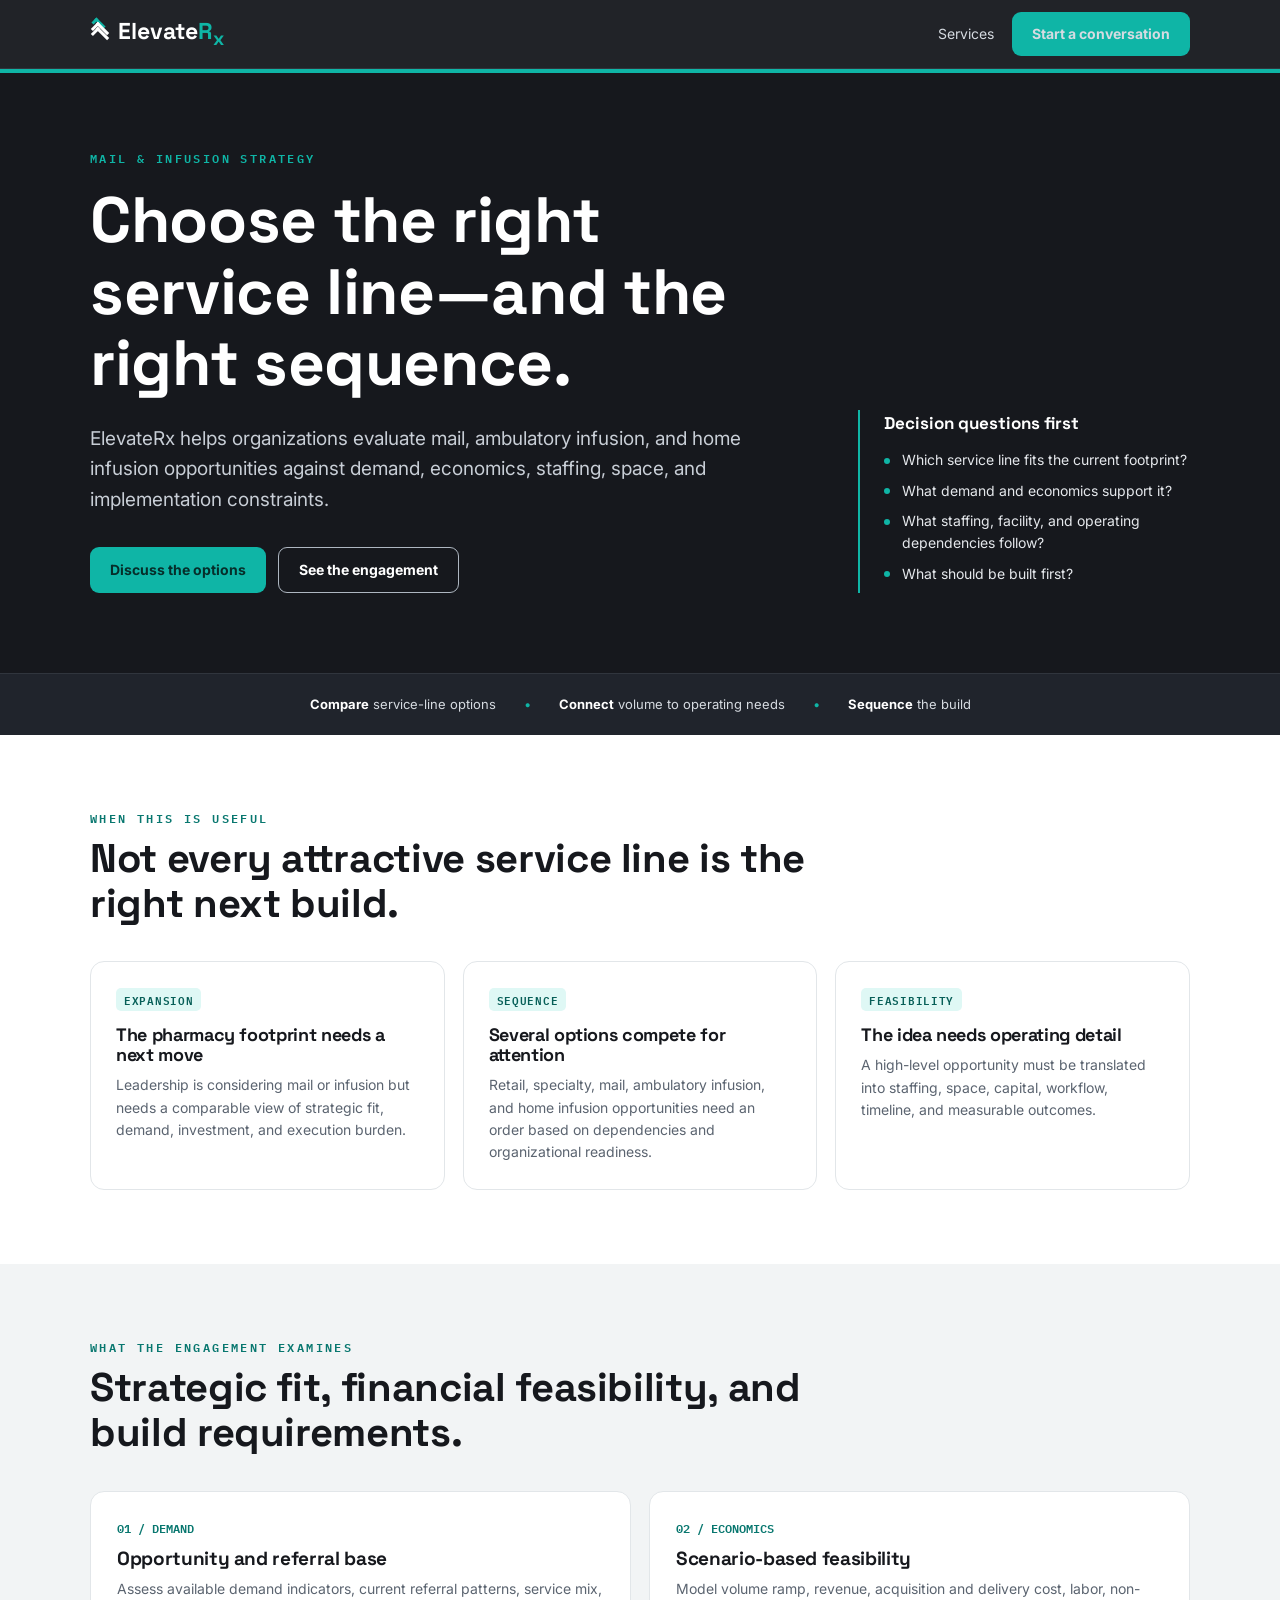
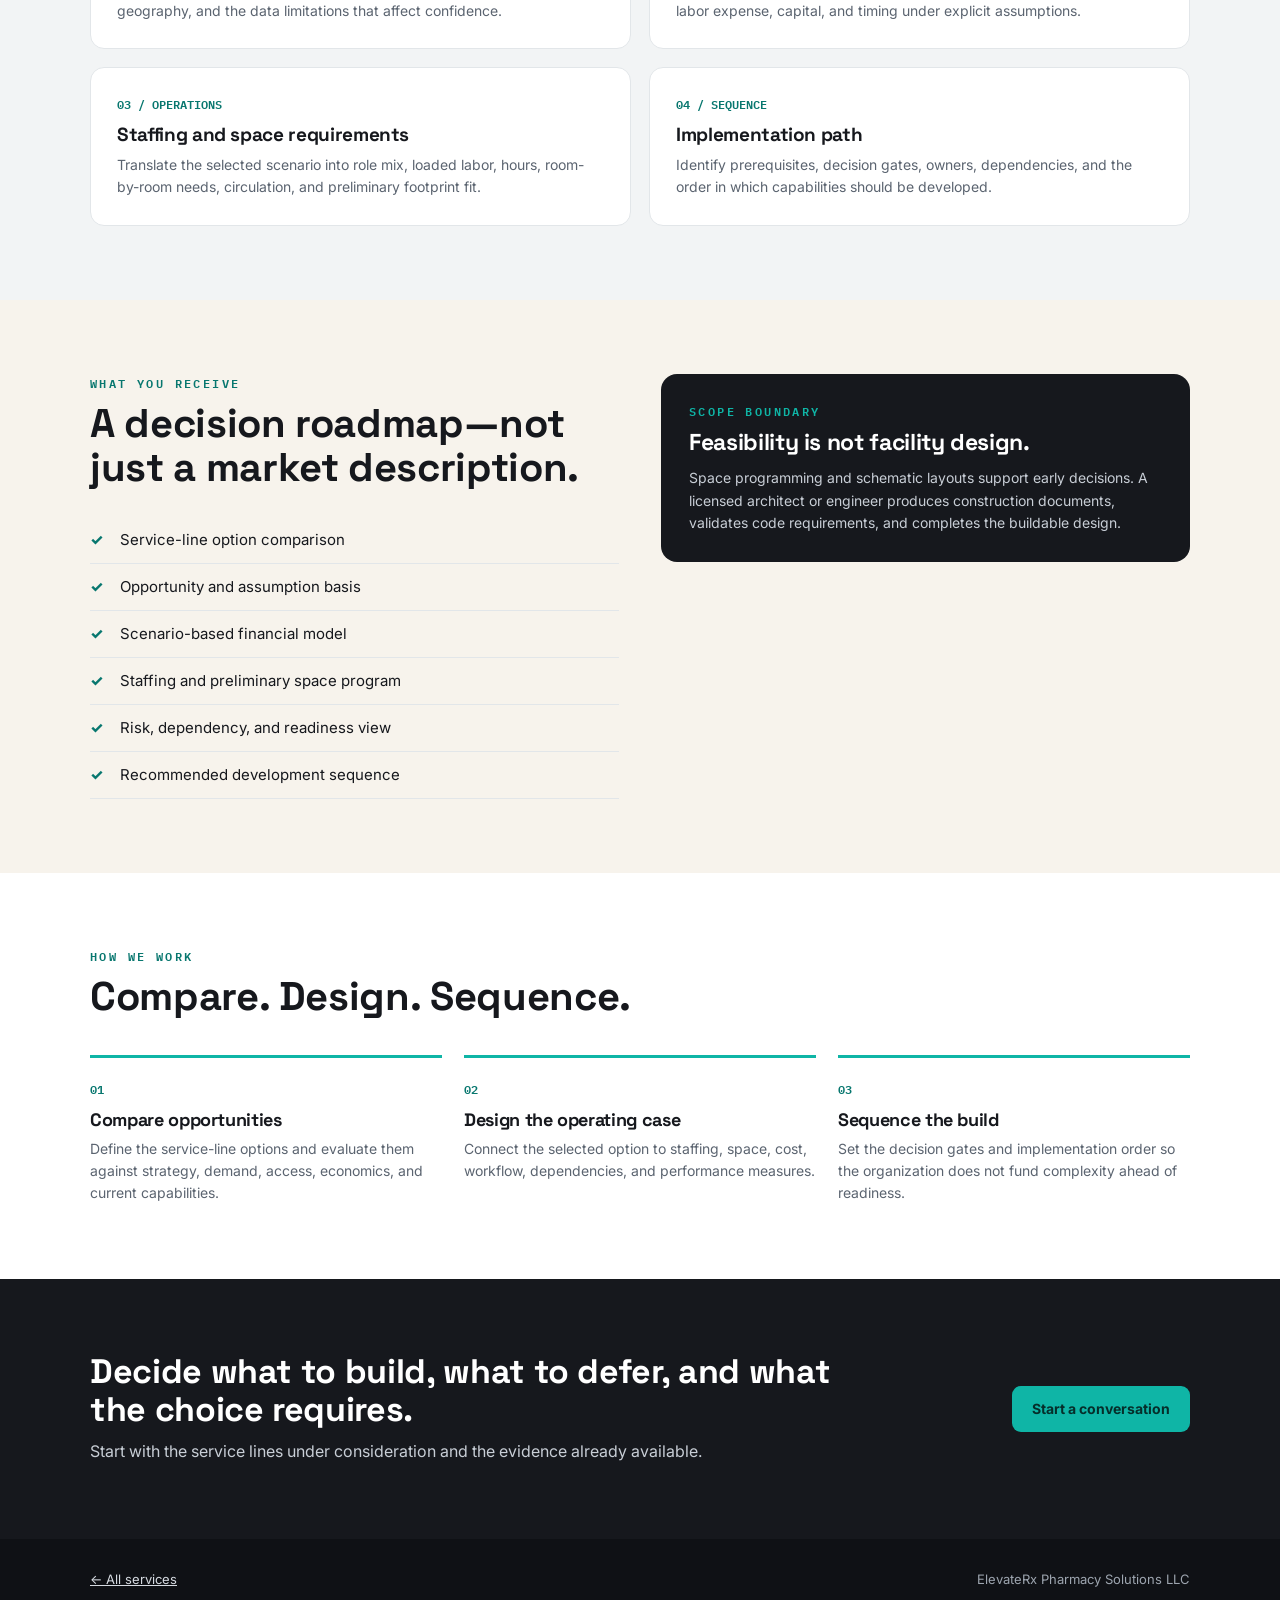
<file: _archive/2026-08-04-full-site/services/mail-infusion.html>
<!doctype html><html lang="en"><head><meta charset="utf-8"><meta name="viewport" content="width=device-width,initial-scale=1"><meta name="description" content="Mail pharmacy and infusion strategy using demand, economics, staffing, space, and operating constraints to decide what to build and when."><link rel="canonical" href="https://elevaterx.pro/services/mail-infusion.html"><link rel="icon" href="../favicon/favicon.svg"><meta name="theme-color" content="#16181D"><title>Mail &amp; Infusion Strategy | ElevateRx</title><link rel="preconnect" href="https://fonts.googleapis.com"><link rel="preconnect" href="https://fonts.gstatic.com" crossorigin><link href="https://fonts.googleapis.com/css2?family=Inter:wght@400;500;600;700&family=Space+Grotesk:wght@500;600;700&family=IBM+Plex+Mono:wght@500;600&display=swap" rel="stylesheet"><link rel="stylesheet" href="styles.css"></head><body><a class="skip" href="#main">Skip to main content</a><header><div class="wrap nav"><a class="brand" href="../index.html"><span class="mark"><i></i></span><span>Elevate<span class="rx">R<sub>x</sub></span></span></a><nav class="navlinks" aria-label="Primary"><a href="../index.html#services">Services</a><a class="btn btn-primary" href="mailto:contact@elevaterx.pro?subject=Mail%20and%20infusion%20strategy">Start a conversation</a></nav></div></header><main id="main">
<section class="hero"><div class="wrap hero-grid"><div><div class="eyebrow">Mail &amp; Infusion Strategy</div><h1>Choose the right service line—and the right sequence.</h1><p class="lead">ElevateRx helps organizations evaluate mail, ambulatory infusion, and home infusion opportunities against demand, economics, staffing, space, and implementation constraints.</p><div class="hero-actions"><a class="btn btn-primary" href="mailto:contact@elevaterx.pro?subject=Mail%20and%20infusion%20strategy">Discuss the options</a><a class="btn btn-ghost" href="#scope">See the engagement</a></div></div><aside class="hero-aside"><strong>Decision questions first</strong><ul><li>Which service line fits the current footprint?</li><li>What demand and economics support it?</li><li>What staffing, facility, and operating dependencies follow?</li><li>What should be built first?</li></ul></aside></div></section>
<div class="proofbar"><div class="wrap"><span><b>Compare</b> service-line options</span><span class="dot">•</span><span><b>Connect</b> volume to operating needs</span><span class="dot">•</span><span><b>Sequence</b> the build</span></div></div>
<section id="scope"><div class="wrap"><div class="kick">When this is useful</div><h2>Not every attractive service line is the right next build.</h2><div class="cards"><article class="card"><span class="tag">Expansion</span><h3>The pharmacy footprint needs a next move</h3><p>Leadership is considering mail or infusion but needs a comparable view of strategic fit, demand, investment, and execution burden.</p></article><article class="card"><span class="tag">Sequence</span><h3>Several options compete for attention</h3><p>Retail, specialty, mail, ambulatory infusion, and home infusion opportunities need an order based on dependencies and organizational readiness.</p></article><article class="card"><span class="tag">Feasibility</span><h3>The idea needs operating detail</h3><p>A high-level opportunity must be translated into staffing, space, capital, workflow, timeline, and measurable outcomes.</p></article></div></div></section>
<section class="section-alt"><div class="wrap"><div class="kick">What the engagement examines</div><h2>Strategic fit, financial feasibility, and build requirements.</h2><div class="feature-grid"><article class="feature"><div class="num">01 / DEMAND</div><h3>Opportunity and referral base</h3><p>Assess available demand indicators, current referral patterns, service mix, geography, and the data limitations that affect confidence.</p></article><article class="feature"><div class="num">02 / ECONOMICS</div><h3>Scenario-based feasibility</h3><p>Model volume ramp, revenue, acquisition and delivery cost, labor, non-labor expense, capital, and timing under explicit assumptions.</p></article><article class="feature"><div class="num">03 / OPERATIONS</div><h3>Staffing and space requirements</h3><p>Translate the selected scenario into role mix, loaded labor, hours, room-by-room needs, circulation, and preliminary footprint fit.</p></article><article class="feature"><div class="num">04 / SEQUENCE</div><h3>Implementation path</h3><p>Identify prerequisites, decision gates, owners, dependencies, and the order in which capabilities should be developed.</p></article></div></div></section>
<section class="section-warm"><div class="wrap deliverables"><div><div class="kick">What you receive</div><h2>A decision roadmap—not just a market description.</h2><ul class="checklist"><li>Service-line option comparison</li><li>Opportunity and assumption basis</li><li>Scenario-based financial model</li><li>Staffing and preliminary space program</li><li>Risk, dependency, and readiness view</li><li>Recommended development sequence</li></ul></div><aside class="note"><div class="kick">Scope boundary</div><h3>Feasibility is not facility design.</h3><p>Space programming and schematic layouts support early decisions. A licensed architect or engineer produces construction documents, validates code requirements, and completes the buildable design.</p></aside></div></section>
<section><div class="wrap"><div class="kick">How we work</div><h2>Compare. Design. Sequence.</h2><div class="steps"><article class="step"><b>01</b><h3>Compare opportunities</h3><p>Define the service-line options and evaluate them against strategy, demand, access, economics, and current capabilities.</p></article><article class="step"><b>02</b><h3>Design the operating case</h3><p>Connect the selected option to staffing, space, cost, workflow, dependencies, and performance measures.</p></article><article class="step"><b>03</b><h3>Sequence the build</h3><p>Set the decision gates and implementation order so the organization does not fund complexity ahead of readiness.</p></article></div></div></section>
<section class="cta"><div class="wrap"><div><h2>Decide what to build, what to defer, and what the choice requires.</h2><p>Start with the service lines under consideration and the evidence already available.</p></div><a class="btn btn-primary" href="mailto:contact@elevaterx.pro?subject=Mail%20and%20infusion%20strategy">Start a conversation</a></div></section></main><footer><div class="wrap footer-row"><a href="../index.html#services">← All services</a><span>ElevateRx Pharmacy Solutions LLC</span></div></footer></body></html>
</file>
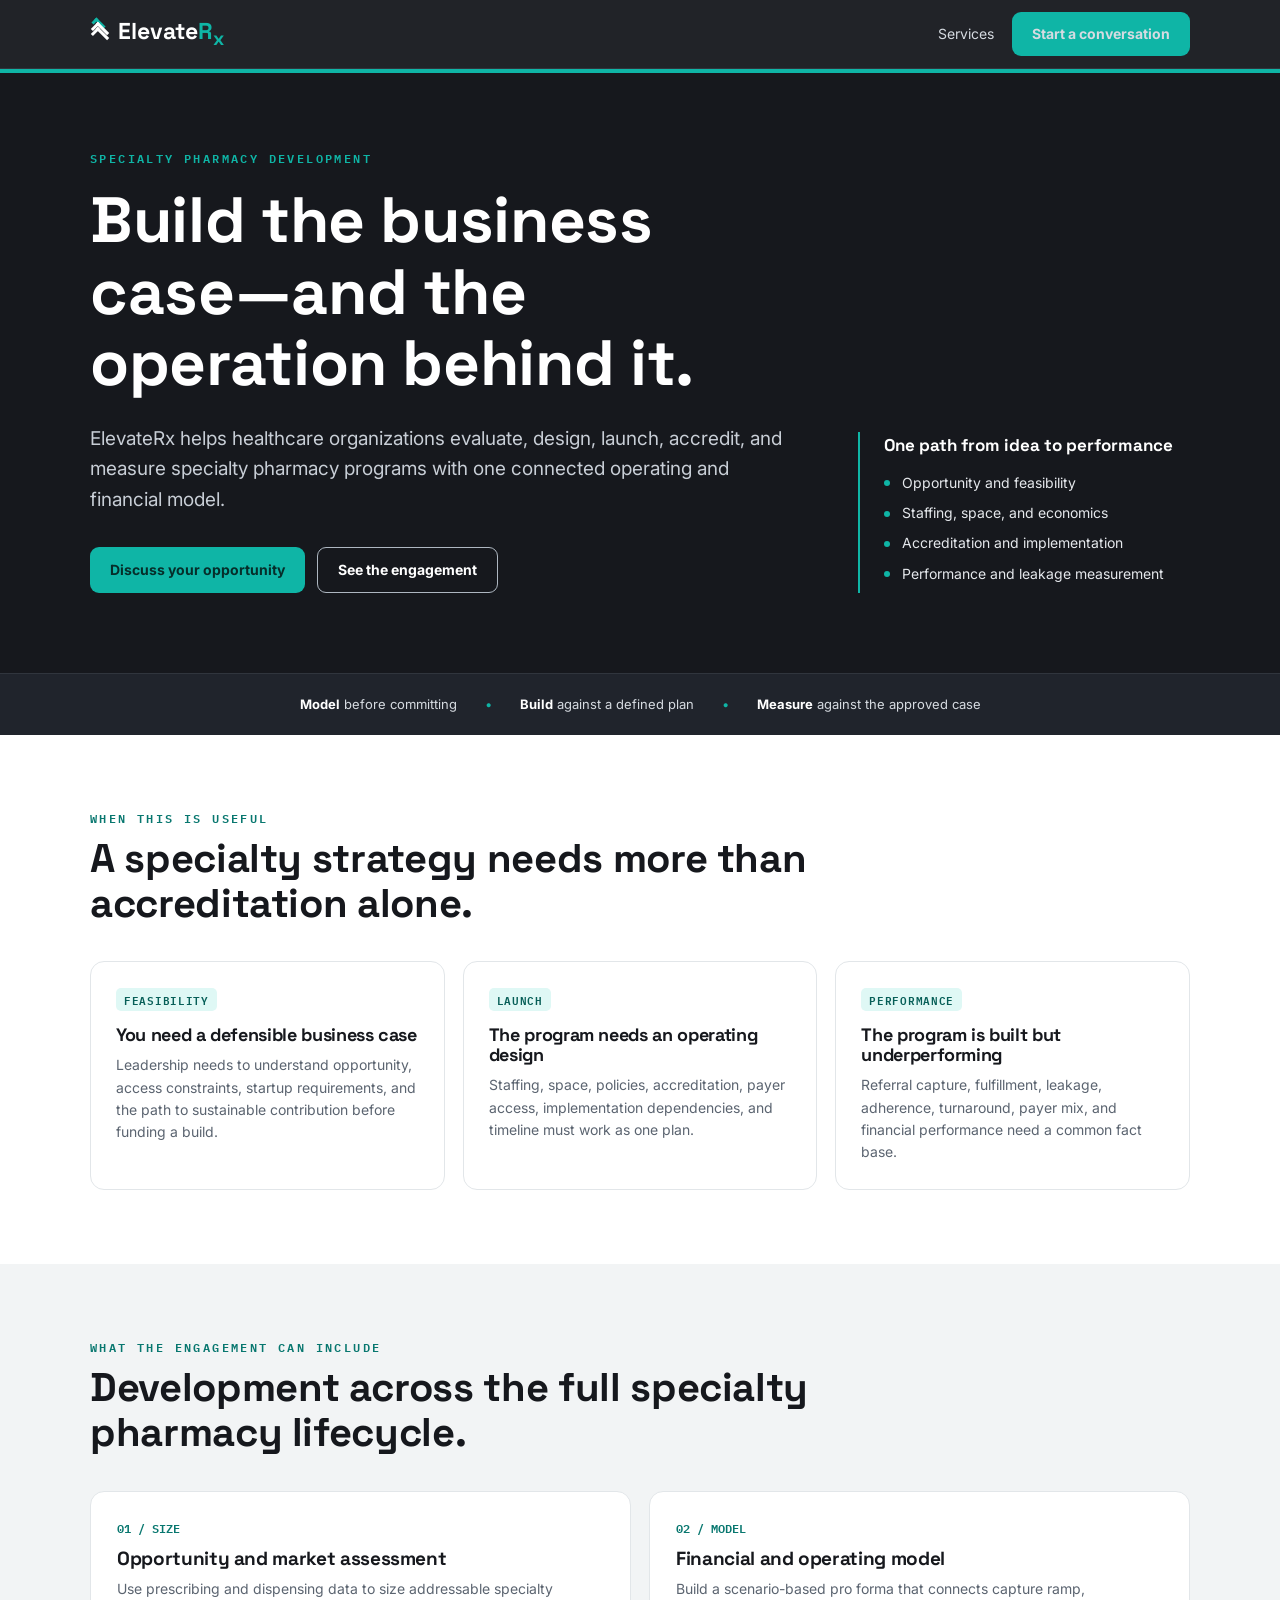
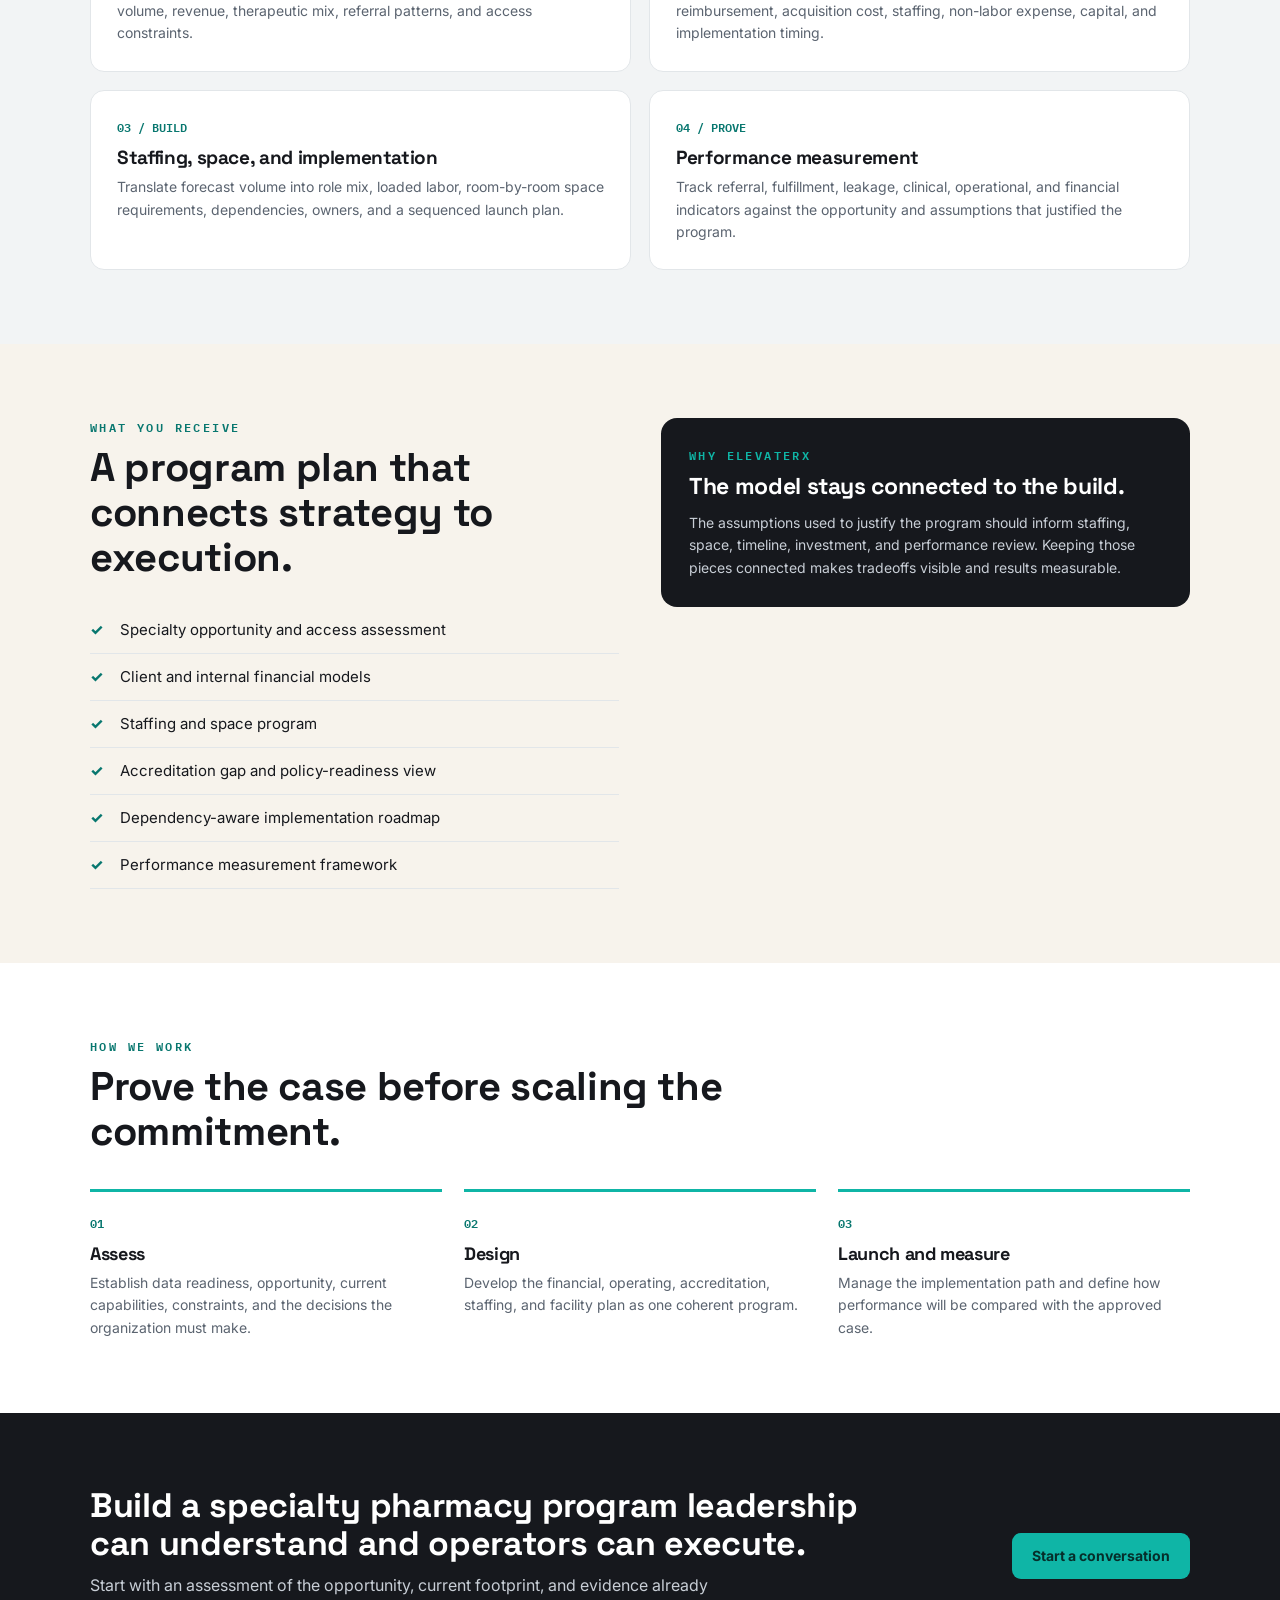
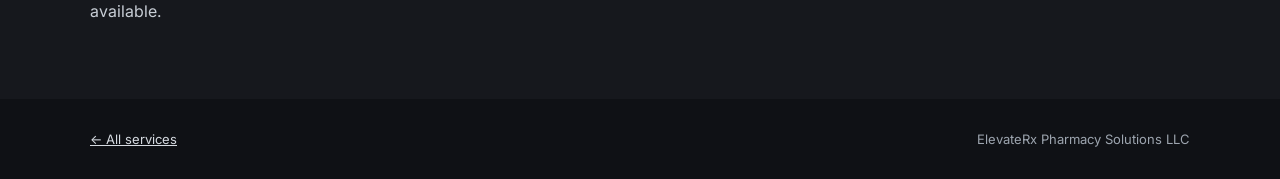
<file: _archive/2026-08-04-full-site/services/specialty-pharmacy.html>
<!doctype html><html lang="en"><head><meta charset="utf-8"><meta name="viewport" content="width=device-width,initial-scale=1"><meta name="description" content="Specialty pharmacy development from opportunity assessment and business case through accreditation, staffing, implementation, and performance measurement."><link rel="canonical" href="https://elevaterx.pro/services/specialty-pharmacy.html"><link rel="icon" href="../favicon/favicon.svg"><meta name="theme-color" content="#16181D"><title>Specialty Pharmacy Development | ElevateRx</title><link rel="preconnect" href="https://fonts.googleapis.com"><link rel="preconnect" href="https://fonts.gstatic.com" crossorigin><link href="https://fonts.googleapis.com/css2?family=Inter:wght@400;500;600;700&family=Space+Grotesk:wght@500;600;700&family=IBM+Plex+Mono:wght@500;600&display=swap" rel="stylesheet"><link rel="stylesheet" href="styles.css"></head><body><a class="skip" href="#main">Skip to main content</a><header><div class="wrap nav"><a class="brand" href="../index.html"><span class="mark"><i></i></span><span>Elevate<span class="rx">R<sub>x</sub></span></span></a><nav class="navlinks" aria-label="Primary"><a href="../index.html#services">Services</a><a class="btn btn-primary" href="mailto:contact@elevaterx.pro?subject=Specialty%20pharmacy%20conversation">Start a conversation</a></nav></div></header><main id="main">
<section class="hero"><div class="wrap hero-grid"><div><div class="eyebrow">Specialty Pharmacy Development</div><h1>Build the business case—and the operation behind it.</h1><p class="lead">ElevateRx helps healthcare organizations evaluate, design, launch, accredit, and measure specialty pharmacy programs with one connected operating and financial model.</p><div class="hero-actions"><a class="btn btn-primary" href="mailto:contact@elevaterx.pro?subject=Specialty%20pharmacy%20conversation">Discuss your opportunity</a><a class="btn btn-ghost" href="#scope">See the engagement</a></div></div><aside class="hero-aside"><strong>One path from idea to performance</strong><ul><li>Opportunity and feasibility</li><li>Staffing, space, and economics</li><li>Accreditation and implementation</li><li>Performance and leakage measurement</li></ul></aside></div></section>
<div class="proofbar"><div class="wrap"><span><b>Model</b> before committing</span><span class="dot">•</span><span><b>Build</b> against a defined plan</span><span class="dot">•</span><span><b>Measure</b> against the approved case</span></div></div>
<section id="scope"><div class="wrap"><div class="kick">When this is useful</div><h2>A specialty strategy needs more than accreditation alone.</h2><div class="cards"><article class="card"><span class="tag">Feasibility</span><h3>You need a defensible business case</h3><p>Leadership needs to understand opportunity, access constraints, startup requirements, and the path to sustainable contribution before funding a build.</p></article><article class="card"><span class="tag">Launch</span><h3>The program needs an operating design</h3><p>Staffing, space, policies, accreditation, payer access, implementation dependencies, and timeline must work as one plan.</p></article><article class="card"><span class="tag">Performance</span><h3>The program is built but underperforming</h3><p>Referral capture, fulfillment, leakage, adherence, turnaround, payer mix, and financial performance need a common fact base.</p></article></div></div></section>
<section class="section-alt"><div class="wrap"><div class="kick">What the engagement can include</div><h2>Development across the full specialty pharmacy lifecycle.</h2><div class="feature-grid"><article class="feature"><div class="num">01 / SIZE</div><h3>Opportunity and market assessment</h3><p>Use prescribing and dispensing data to size addressable specialty volume, revenue, therapeutic mix, referral patterns, and access constraints.</p></article><article class="feature"><div class="num">02 / MODEL</div><h3>Financial and operating model</h3><p>Build a scenario-based pro forma that connects capture ramp, reimbursement, acquisition cost, staffing, non-labor expense, capital, and implementation timing.</p></article><article class="feature"><div class="num">03 / BUILD</div><h3>Staffing, space, and implementation</h3><p>Translate forecast volume into role mix, loaded labor, room-by-room space requirements, dependencies, owners, and a sequenced launch plan.</p></article><article class="feature"><div class="num">04 / PROVE</div><h3>Performance measurement</h3><p>Track referral, fulfillment, leakage, clinical, operational, and financial indicators against the opportunity and assumptions that justified the program.</p></article></div></div></section>
<section class="section-warm"><div class="wrap deliverables"><div><div class="kick">What you receive</div><h2>A program plan that connects strategy to execution.</h2><ul class="checklist"><li>Specialty opportunity and access assessment</li><li>Client and internal financial models</li><li>Staffing and space program</li><li>Accreditation gap and policy-readiness view</li><li>Dependency-aware implementation roadmap</li><li>Performance measurement framework</li></ul></div><aside class="note"><div class="kick">Why ElevateRx</div><h3>The model stays connected to the build.</h3><p>The assumptions used to justify the program should inform staffing, space, timeline, investment, and performance review. Keeping those pieces connected makes tradeoffs visible and results measurable.</p></aside></div></section>
<section><div class="wrap"><div class="kick">How we work</div><h2>Prove the case before scaling the commitment.</h2><div class="steps"><article class="step"><b>01</b><h3>Assess</h3><p>Establish data readiness, opportunity, current capabilities, constraints, and the decisions the organization must make.</p></article><article class="step"><b>02</b><h3>Design</h3><p>Develop the financial, operating, accreditation, staffing, and facility plan as one coherent program.</p></article><article class="step"><b>03</b><h3>Launch and measure</h3><p>Manage the implementation path and define how performance will be compared with the approved case.</p></article></div></div></section>
<section class="cta"><div class="wrap"><div><h2>Build a specialty pharmacy program leadership can understand and operators can execute.</h2><p>Start with an assessment of the opportunity, current footprint, and evidence already available.</p></div><a class="btn btn-primary" href="mailto:contact@elevaterx.pro?subject=Specialty%20pharmacy%20conversation">Start a conversation</a></div></section></main><footer><div class="wrap footer-row"><a href="../index.html#services">← All services</a><span>ElevateRx Pharmacy Solutions LLC</span></div></footer></body></html>
</file>
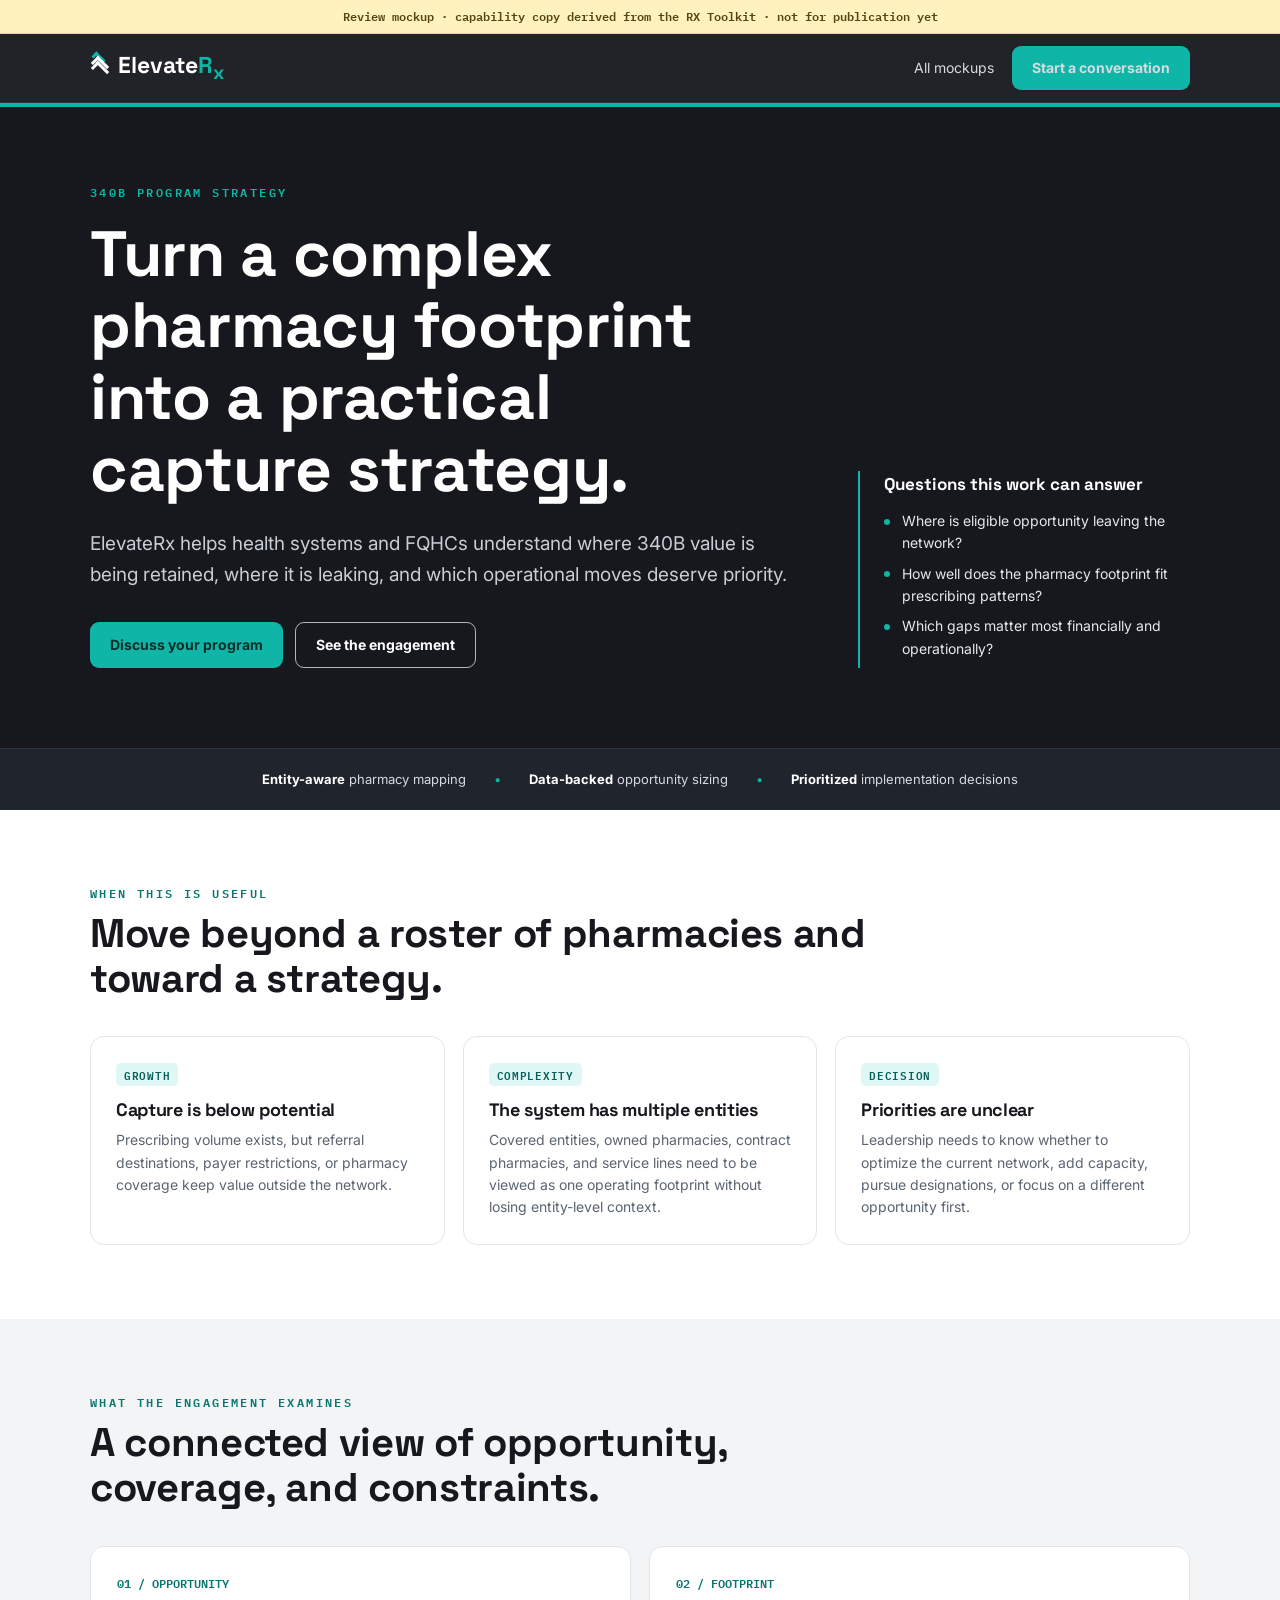
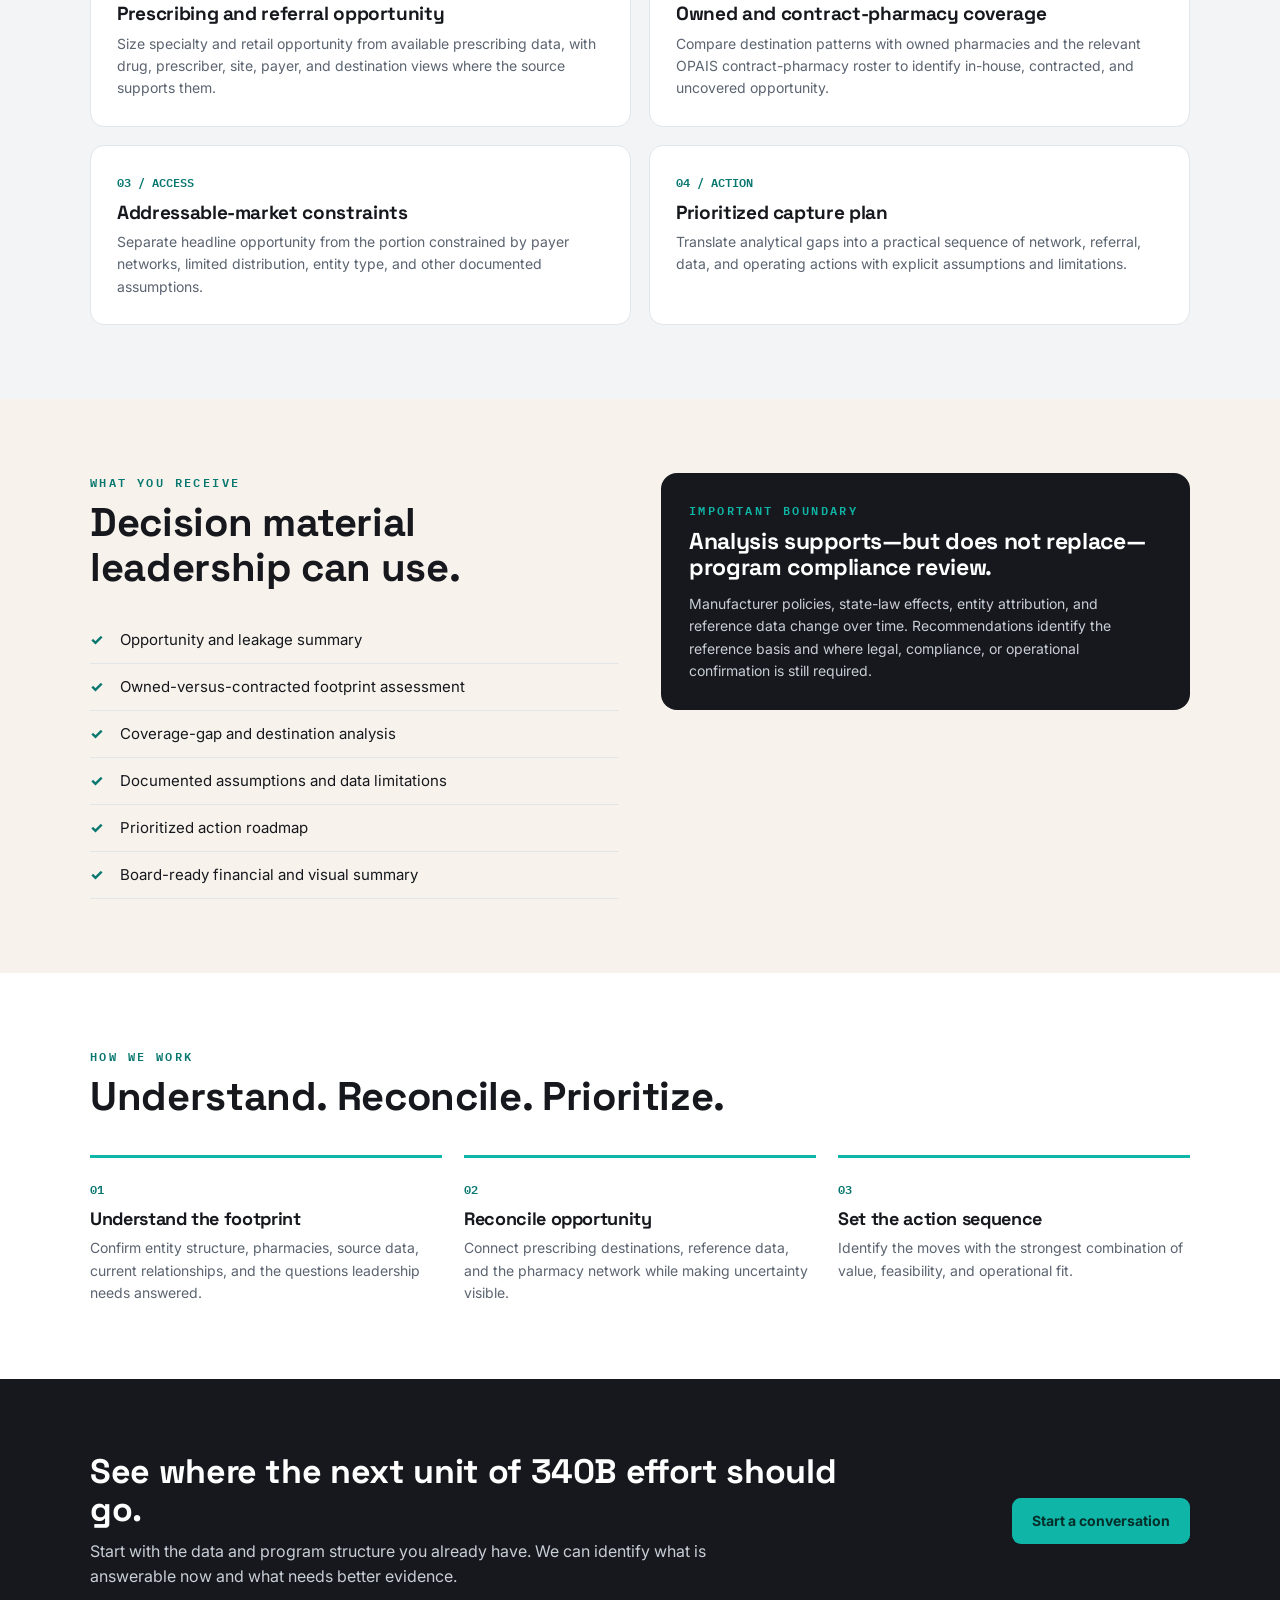
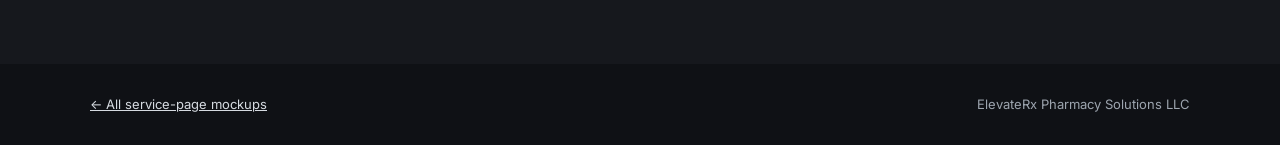
<file: _archive/2026-08-04-full-site/mockups/services/340b-strategy.html>
<!doctype html><html lang="en"><head><meta charset="utf-8"><meta name="viewport" content="width=device-width,initial-scale=1"><meta name="robots" content="noindex,nofollow"><title>340B Program Strategy — ElevateRx Mockup</title><link rel="preconnect" href="https://fonts.googleapis.com"><link rel="preconnect" href="https://fonts.gstatic.com" crossorigin><link href="https://fonts.googleapis.com/css2?family=Inter:wght@400;500;600;700&family=Space+Grotesk:wght@500;600;700&family=IBM+Plex+Mono:wght@500;600&display=swap" rel="stylesheet"><link rel="stylesheet" href="styles.css"></head><body><a class="skip" href="#main">Skip to main content</a><div class="mockbar">Review mockup · capability copy derived from the RX Toolkit · not for publication yet</div><header><div class="wrap nav"><a class="brand" href="../case-examples-placement.html"><span class="mark"><i></i></span><span>Elevate<span class="rx">R<sub>x</sub></span></span></a><nav class="navlinks" aria-label="Primary"><a href="index.html">All mockups</a><a class="btn btn-primary" href="mailto:contact@elevaterx.pro?subject=340B%20strategy%20conversation">Start a conversation</a></nav></div></header><main id="main">
<section class="hero"><div class="wrap hero-grid"><div><div class="eyebrow">340B Program Strategy</div><h1>Turn a complex pharmacy footprint into a practical capture strategy.</h1><p class="lead">ElevateRx helps health systems and FQHCs understand where 340B value is being retained, where it is leaking, and which operational moves deserve priority.</p><div class="hero-actions"><a class="btn btn-primary" href="mailto:contact@elevaterx.pro?subject=340B%20strategy%20conversation">Discuss your program</a><a class="btn btn-ghost" href="#scope">See the engagement</a></div></div><aside class="hero-aside"><strong>Questions this work can answer</strong><ul><li>Where is eligible opportunity leaving the network?</li><li>How well does the pharmacy footprint fit prescribing patterns?</li><li>Which gaps matter most financially and operationally?</li></ul></aside></div></section>
<div class="proofbar"><div class="wrap"><span><b>Entity-aware</b> pharmacy mapping</span><span class="dot">•</span><span><b>Data-backed</b> opportunity sizing</span><span class="dot">•</span><span><b>Prioritized</b> implementation decisions</span></div></div>
<section id="scope"><div class="wrap"><div class="kick">When this is useful</div><h2>Move beyond a roster of pharmacies and toward a strategy.</h2><div class="cards"><article class="card"><span class="tag">Growth</span><h3>Capture is below potential</h3><p>Prescribing volume exists, but referral destinations, payer restrictions, or pharmacy coverage keep value outside the network.</p></article><article class="card"><span class="tag">Complexity</span><h3>The system has multiple entities</h3><p>Covered entities, owned pharmacies, contract pharmacies, and service lines need to be viewed as one operating footprint without losing entity-level context.</p></article><article class="card"><span class="tag">Decision</span><h3>Priorities are unclear</h3><p>Leadership needs to know whether to optimize the current network, add capacity, pursue designations, or focus on a different opportunity first.</p></article></div></div></section>
<section class="section-alt"><div class="wrap"><div class="kick">What the engagement examines</div><h2>A connected view of opportunity, coverage, and constraints.</h2><div class="feature-grid"><article class="feature"><div class="num">01 / OPPORTUNITY</div><h3>Prescribing and referral opportunity</h3><p>Size specialty and retail opportunity from available prescribing data, with drug, prescriber, site, payer, and destination views where the source supports them.</p></article><article class="feature"><div class="num">02 / FOOTPRINT</div><h3>Owned and contract-pharmacy coverage</h3><p>Compare destination patterns with owned pharmacies and the relevant OPAIS contract-pharmacy roster to identify in-house, contracted, and uncovered opportunity.</p></article><article class="feature"><div class="num">03 / ACCESS</div><h3>Addressable-market constraints</h3><p>Separate headline opportunity from the portion constrained by payer networks, limited distribution, entity type, and other documented assumptions.</p></article><article class="feature"><div class="num">04 / ACTION</div><h3>Prioritized capture plan</h3><p>Translate analytical gaps into a practical sequence of network, referral, data, and operating actions with explicit assumptions and limitations.</p></article></div></div></section>
<section class="section-warm"><div class="wrap deliverables"><div><div class="kick">What you receive</div><h2>Decision material leadership can use.</h2><ul class="checklist"><li>Opportunity and leakage summary</li><li>Owned-versus-contracted footprint assessment</li><li>Coverage-gap and destination analysis</li><li>Documented assumptions and data limitations</li><li>Prioritized action roadmap</li><li>Board-ready financial and visual summary</li></ul></div><aside class="note"><div class="kick">Important boundary</div><h3>Analysis supports—but does not replace—program compliance review.</h3><p>Manufacturer policies, state-law effects, entity attribution, and reference data change over time. Recommendations identify the reference basis and where legal, compliance, or operational confirmation is still required.</p></aside></div></section>
<section><div class="wrap"><div class="kick">How we work</div><h2>Understand. Reconcile. Prioritize.</h2><div class="steps"><article class="step"><b>01</b><h3>Understand the footprint</h3><p>Confirm entity structure, pharmacies, source data, current relationships, and the questions leadership needs answered.</p></article><article class="step"><b>02</b><h3>Reconcile opportunity</h3><p>Connect prescribing destinations, reference data, and the pharmacy network while making uncertainty visible.</p></article><article class="step"><b>03</b><h3>Set the action sequence</h3><p>Identify the moves with the strongest combination of value, feasibility, and operational fit.</p></article></div></div></section>
<section class="cta"><div class="wrap"><div><h2>See where the next unit of 340B effort should go.</h2><p>Start with the data and program structure you already have. We can identify what is answerable now and what needs better evidence.</p></div><a class="btn btn-primary" href="mailto:contact@elevaterx.pro?subject=340B%20strategy%20conversation">Start a conversation</a></div></section></main><footer><div class="wrap footer-row"><a href="index.html">← All service-page mockups</a><span>ElevateRx Pharmacy Solutions LLC</span></div></footer></body></html>
</file>
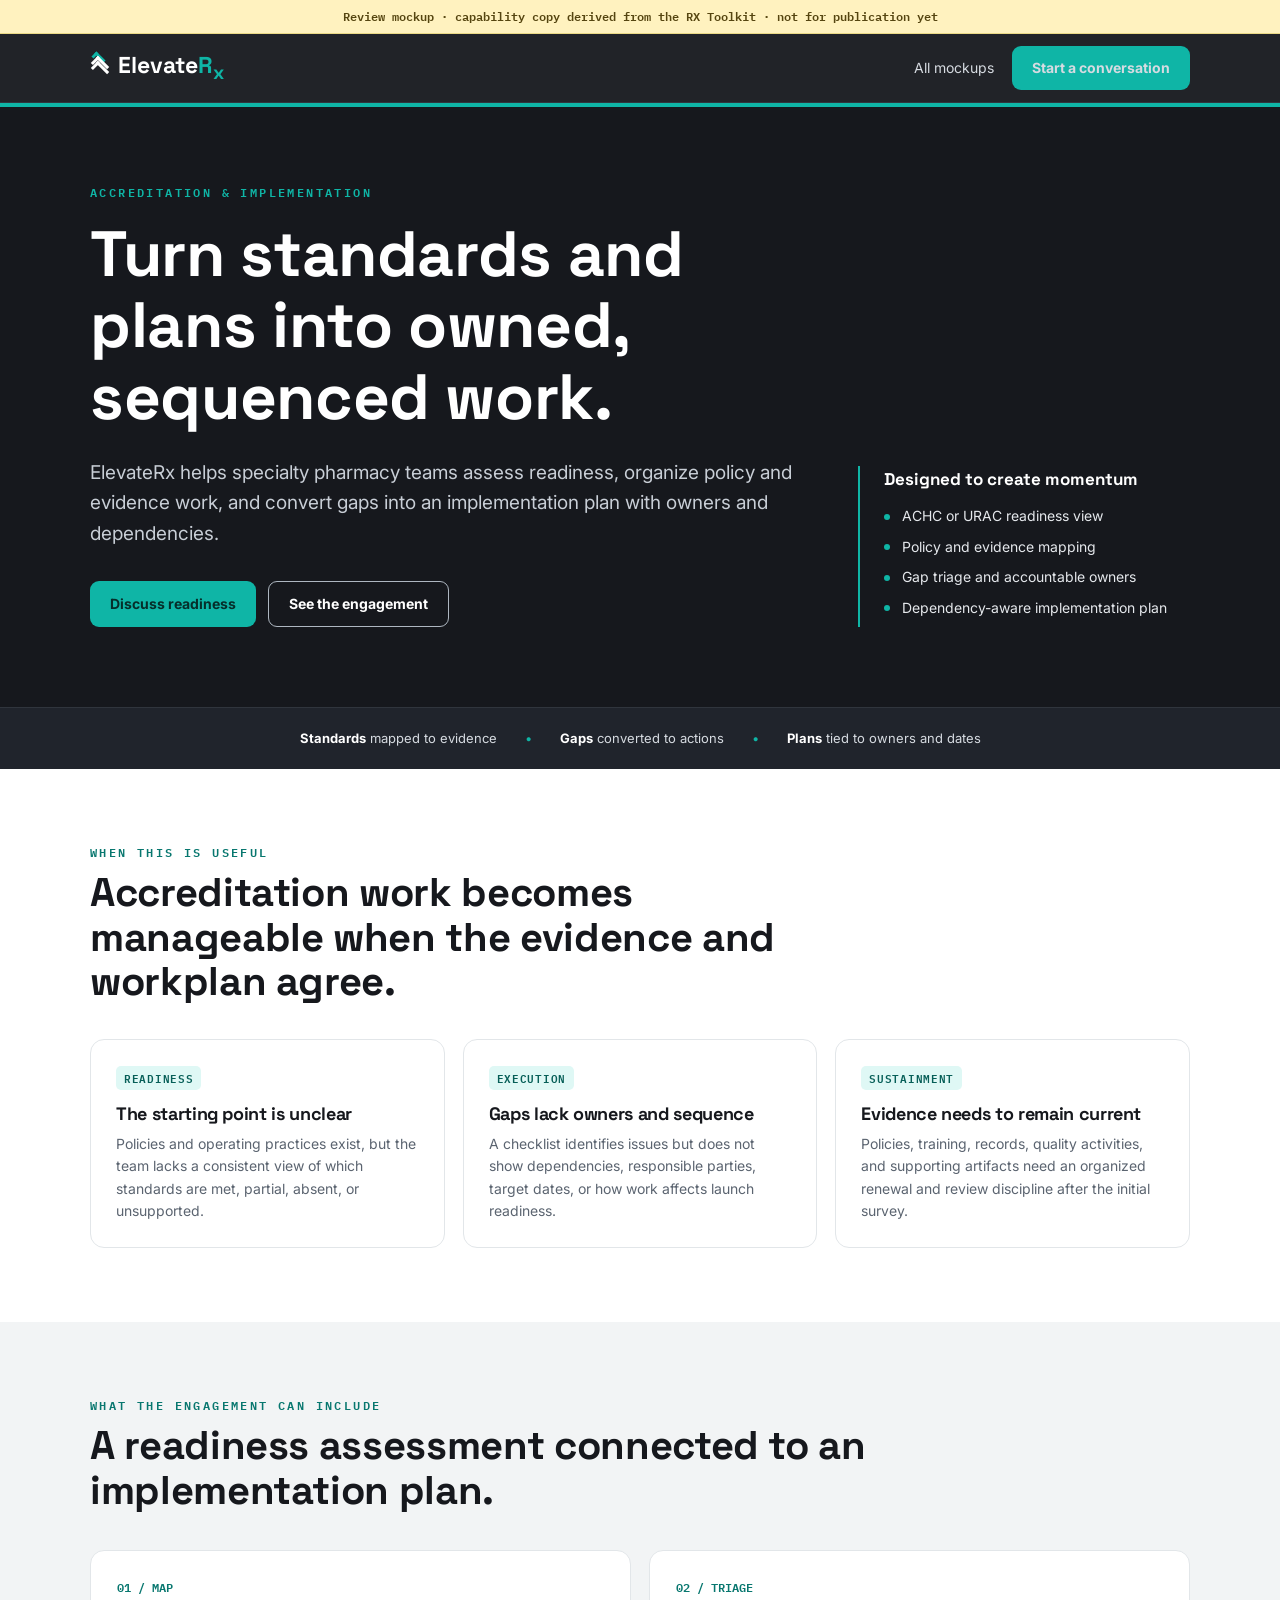
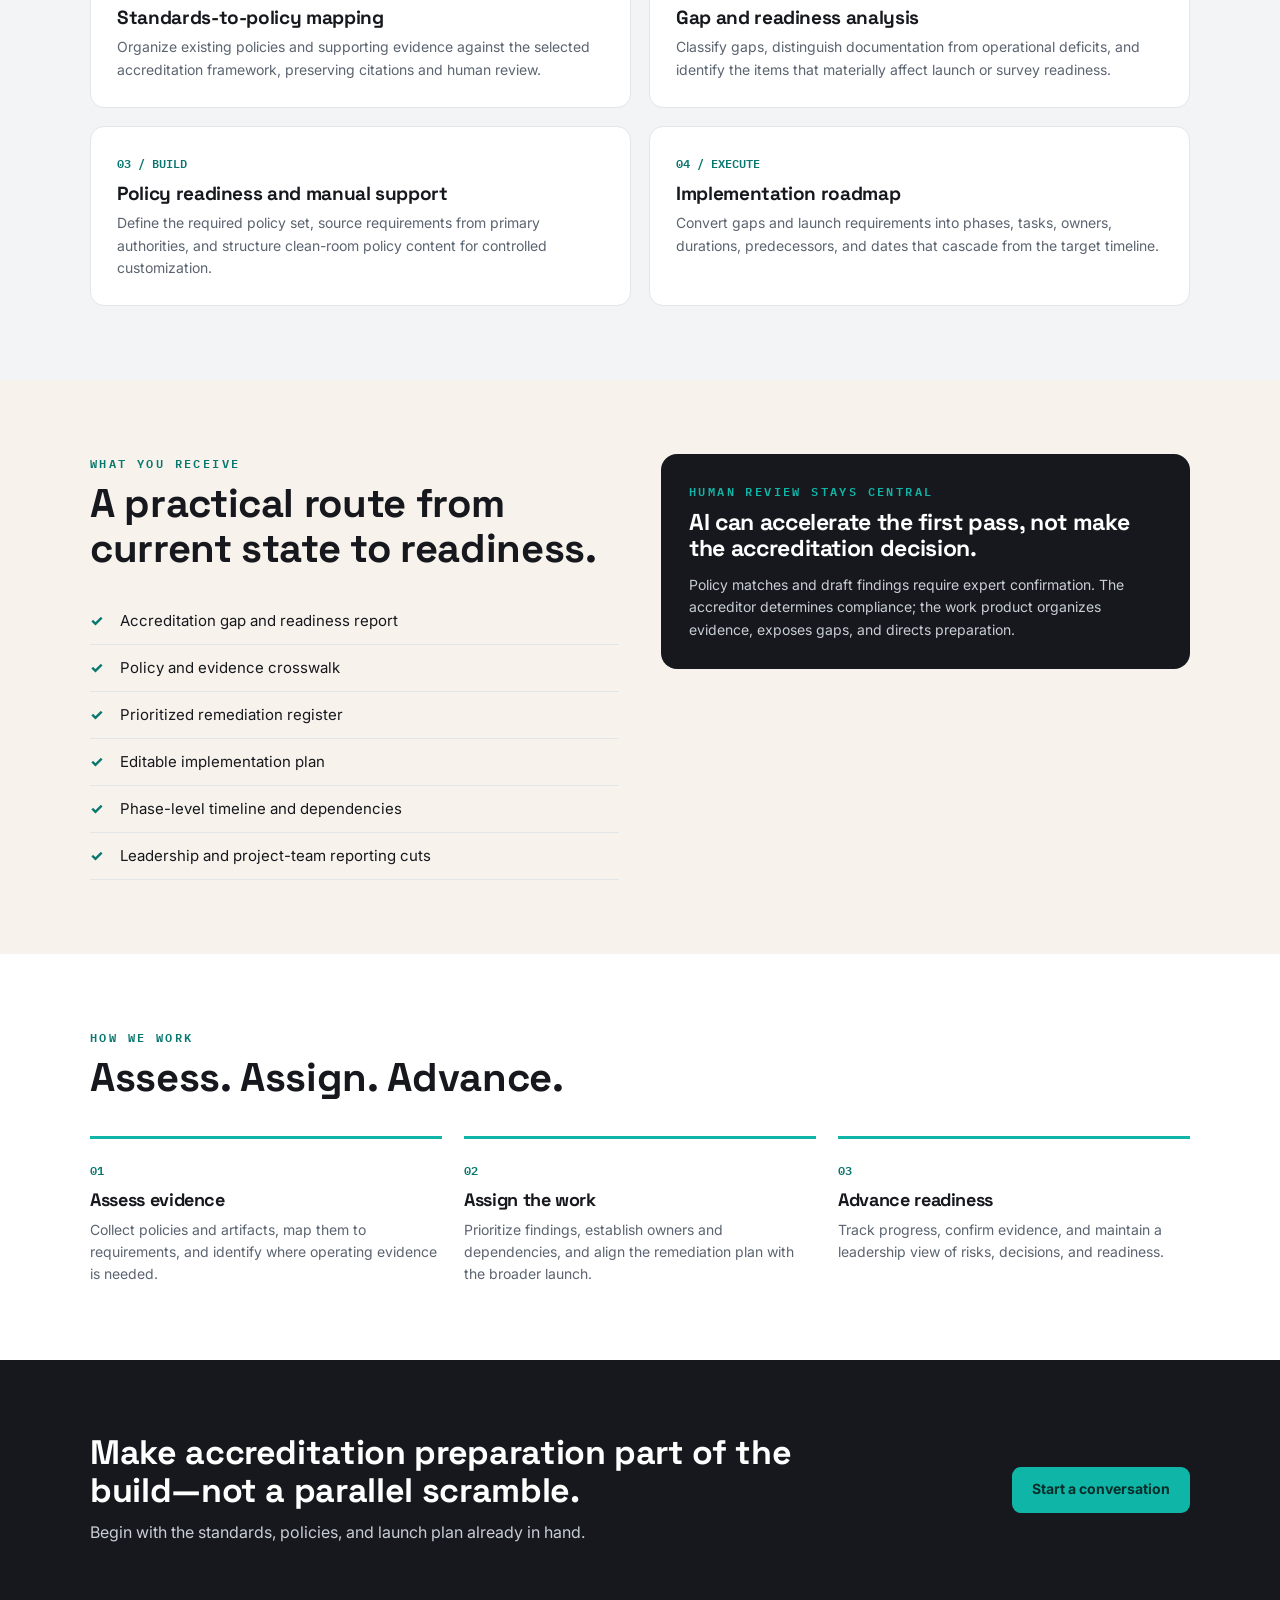
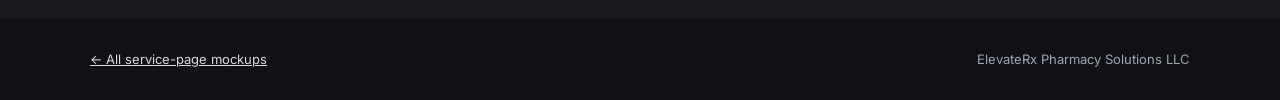
<file: _archive/2026-08-04-full-site/mockups/services/accreditation-implementation.html>
<!doctype html><html lang="en"><head><meta charset="utf-8"><meta name="viewport" content="width=device-width,initial-scale=1"><meta name="robots" content="noindex,nofollow"><title>Accreditation &amp; Implementation — ElevateRx Mockup</title><link rel="preconnect" href="https://fonts.googleapis.com"><link rel="preconnect" href="https://fonts.gstatic.com" crossorigin><link href="https://fonts.googleapis.com/css2?family=Inter:wght@400;500;600;700&family=Space+Grotesk:wght@500;600;700&family=IBM+Plex+Mono:wght@500;600&display=swap" rel="stylesheet"><link rel="stylesheet" href="styles.css"></head><body><a class="skip" href="#main">Skip to main content</a><div class="mockbar">Review mockup · capability copy derived from the RX Toolkit · not for publication yet</div><header><div class="wrap nav"><a class="brand" href="../case-examples-placement.html"><span class="mark"><i></i></span><span>Elevate<span class="rx">R<sub>x</sub></span></span></a><nav class="navlinks" aria-label="Primary"><a href="index.html">All mockups</a><a class="btn btn-primary" href="mailto:contact@elevaterx.pro?subject=Accreditation%20and%20implementation">Start a conversation</a></nav></div></header><main id="main">
<section class="hero"><div class="wrap hero-grid"><div><div class="eyebrow">Accreditation &amp; Implementation</div><h1>Turn standards and plans into owned, sequenced work.</h1><p class="lead">ElevateRx helps specialty pharmacy teams assess readiness, organize policy and evidence work, and convert gaps into an implementation plan with owners and dependencies.</p><div class="hero-actions"><a class="btn btn-primary" href="mailto:contact@elevaterx.pro?subject=Accreditation%20and%20implementation">Discuss readiness</a><a class="btn btn-ghost" href="#scope">See the engagement</a></div></div><aside class="hero-aside"><strong>Designed to create momentum</strong><ul><li>ACHC or URAC readiness view</li><li>Policy and evidence mapping</li><li>Gap triage and accountable owners</li><li>Dependency-aware implementation plan</li></ul></aside></div></section>
<div class="proofbar"><div class="wrap"><span><b>Standards</b> mapped to evidence</span><span class="dot">•</span><span><b>Gaps</b> converted to actions</span><span class="dot">•</span><span><b>Plans</b> tied to owners and dates</span></div></div>
<section id="scope"><div class="wrap"><div class="kick">When this is useful</div><h2>Accreditation work becomes manageable when the evidence and workplan agree.</h2><div class="cards"><article class="card"><span class="tag">Readiness</span><h3>The starting point is unclear</h3><p>Policies and operating practices exist, but the team lacks a consistent view of which standards are met, partial, absent, or unsupported.</p></article><article class="card"><span class="tag">Execution</span><h3>Gaps lack owners and sequence</h3><p>A checklist identifies issues but does not show dependencies, responsible parties, target dates, or how work affects launch readiness.</p></article><article class="card"><span class="tag">Sustainment</span><h3>Evidence needs to remain current</h3><p>Policies, training, records, quality activities, and supporting artifacts need an organized renewal and review discipline after the initial survey.</p></article></div></div></section>
<section class="section-alt"><div class="wrap"><div class="kick">What the engagement can include</div><h2>A readiness assessment connected to an implementation plan.</h2><div class="feature-grid"><article class="feature"><div class="num">01 / MAP</div><h3>Standards-to-policy mapping</h3><p>Organize existing policies and supporting evidence against the selected accreditation framework, preserving citations and human review.</p></article><article class="feature"><div class="num">02 / TRIAGE</div><h3>Gap and readiness analysis</h3><p>Classify gaps, distinguish documentation from operational deficits, and identify the items that materially affect launch or survey readiness.</p></article><article class="feature"><div class="num">03 / BUILD</div><h3>Policy readiness and manual support</h3><p>Define the required policy set, source requirements from primary authorities, and structure clean-room policy content for controlled customization.</p></article><article class="feature"><div class="num">04 / EXECUTE</div><h3>Implementation roadmap</h3><p>Convert gaps and launch requirements into phases, tasks, owners, durations, predecessors, and dates that cascade from the target timeline.</p></article></div></div></section>
<section class="section-warm"><div class="wrap deliverables"><div><div class="kick">What you receive</div><h2>A practical route from current state to readiness.</h2><ul class="checklist"><li>Accreditation gap and readiness report</li><li>Policy and evidence crosswalk</li><li>Prioritized remediation register</li><li>Editable implementation plan</li><li>Phase-level timeline and dependencies</li><li>Leadership and project-team reporting cuts</li></ul></div><aside class="note"><div class="kick">Human review stays central</div><h3>AI can accelerate the first pass, not make the accreditation decision.</h3><p>Policy matches and draft findings require expert confirmation. The accreditor determines compliance; the work product organizes evidence, exposes gaps, and directs preparation.</p></aside></div></section>
<section><div class="wrap"><div class="kick">How we work</div><h2>Assess. Assign. Advance.</h2><div class="steps"><article class="step"><b>01</b><h3>Assess evidence</h3><p>Collect policies and artifacts, map them to requirements, and identify where operating evidence is needed.</p></article><article class="step"><b>02</b><h3>Assign the work</h3><p>Prioritize findings, establish owners and dependencies, and align the remediation plan with the broader launch.</p></article><article class="step"><b>03</b><h3>Advance readiness</h3><p>Track progress, confirm evidence, and maintain a leadership view of risks, decisions, and readiness.</p></article></div></div></section>
<section class="cta"><div class="wrap"><div><h2>Make accreditation preparation part of the build—not a parallel scramble.</h2><p>Begin with the standards, policies, and launch plan already in hand.</p></div><a class="btn btn-primary" href="mailto:contact@elevaterx.pro?subject=Accreditation%20and%20implementation">Start a conversation</a></div></section></main><footer><div class="wrap footer-row"><a href="index.html">← All service-page mockups</a><span>ElevateRx Pharmacy Solutions LLC</span></div></footer></body></html>
</file>
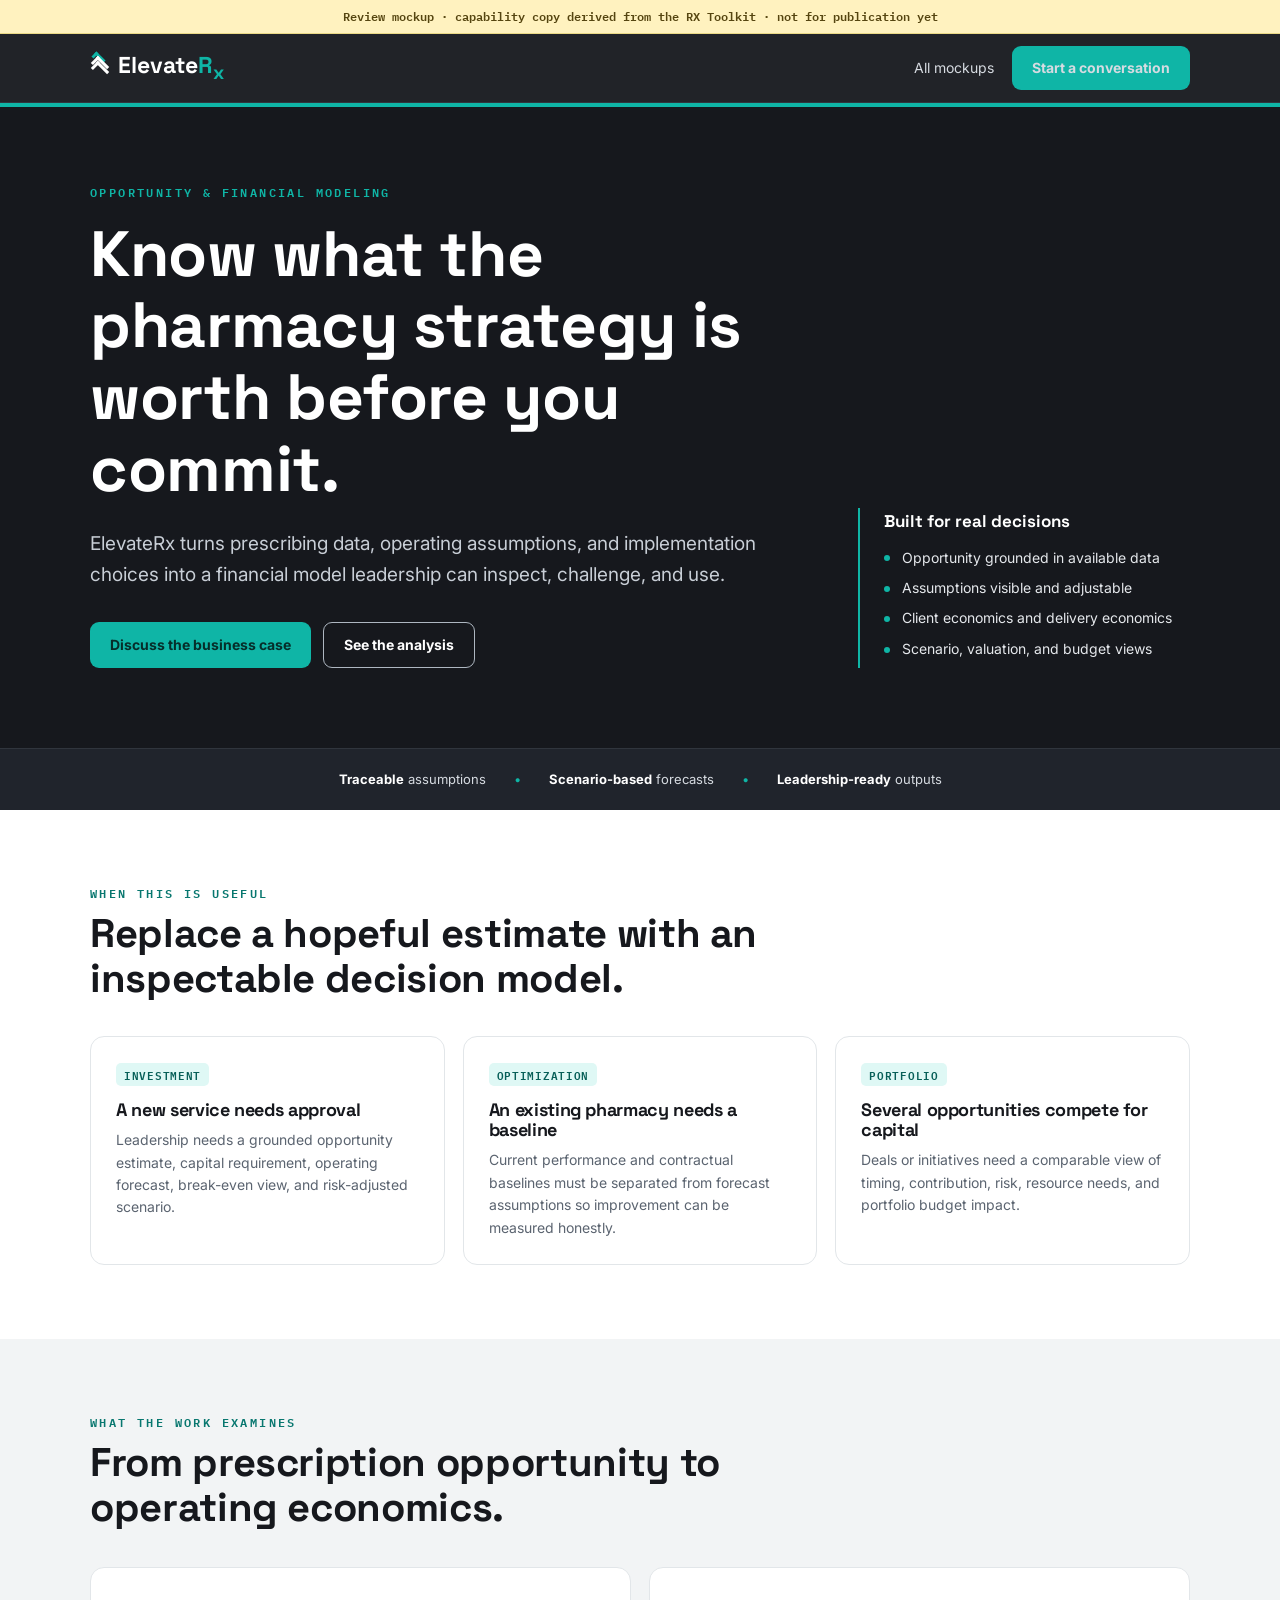
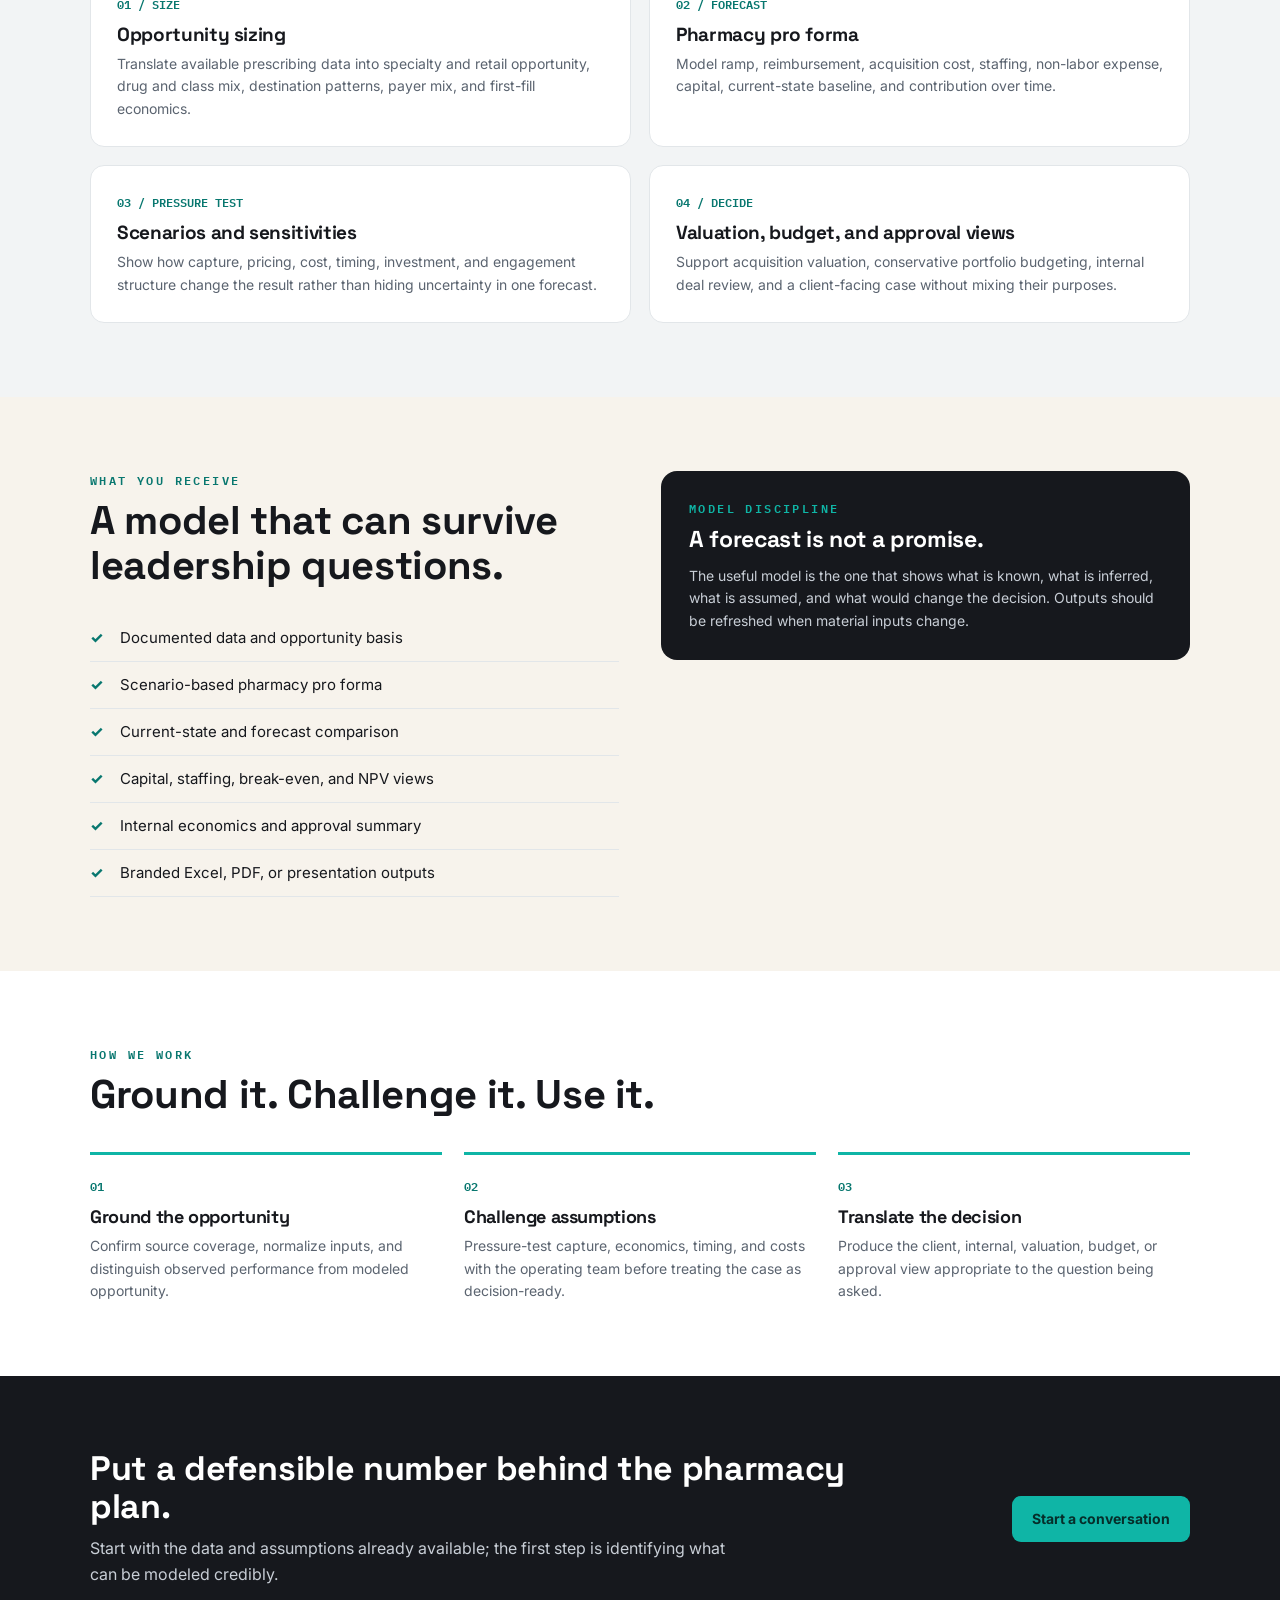
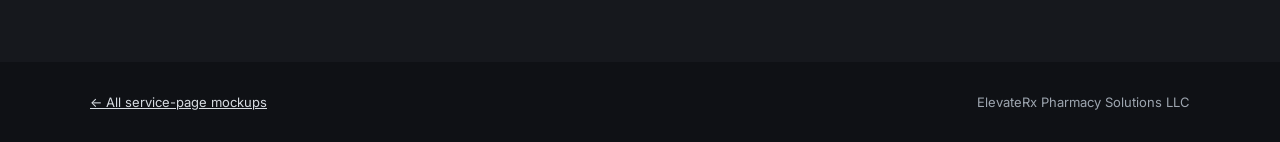
<file: _archive/2026-08-04-full-site/mockups/services/financial-modeling.html>
<!doctype html><html lang="en"><head><meta charset="utf-8"><meta name="viewport" content="width=device-width,initial-scale=1"><meta name="robots" content="noindex,nofollow"><title>Opportunity &amp; Financial Modeling — ElevateRx Mockup</title><link rel="preconnect" href="https://fonts.googleapis.com"><link rel="preconnect" href="https://fonts.gstatic.com" crossorigin><link href="https://fonts.googleapis.com/css2?family=Inter:wght@400;500;600;700&family=Space+Grotesk:wght@500;600;700&family=IBM+Plex+Mono:wght@500;600&display=swap" rel="stylesheet"><link rel="stylesheet" href="styles.css"></head><body><a class="skip" href="#main">Skip to main content</a><div class="mockbar">Review mockup · capability copy derived from the RX Toolkit · not for publication yet</div><header><div class="wrap nav"><a class="brand" href="../case-examples-placement.html"><span class="mark"><i></i></span><span>Elevate<span class="rx">R<sub>x</sub></span></span></a><nav class="navlinks" aria-label="Primary"><a href="index.html">All mockups</a><a class="btn btn-primary" href="mailto:contact@elevaterx.pro?subject=Pharmacy%20financial%20modeling">Start a conversation</a></nav></div></header><main id="main">
<section class="hero"><div class="wrap hero-grid"><div><div class="eyebrow">Opportunity &amp; Financial Modeling</div><h1>Know what the pharmacy strategy is worth before you commit.</h1><p class="lead">ElevateRx turns prescribing data, operating assumptions, and implementation choices into a financial model leadership can inspect, challenge, and use.</p><div class="hero-actions"><a class="btn btn-primary" href="mailto:contact@elevaterx.pro?subject=Pharmacy%20financial%20modeling">Discuss the business case</a><a class="btn btn-ghost" href="#scope">See the analysis</a></div></div><aside class="hero-aside"><strong>Built for real decisions</strong><ul><li>Opportunity grounded in available data</li><li>Assumptions visible and adjustable</li><li>Client economics and delivery economics</li><li>Scenario, valuation, and budget views</li></ul></aside></div></section>
<div class="proofbar"><div class="wrap"><span><b>Traceable</b> assumptions</span><span class="dot">•</span><span><b>Scenario-based</b> forecasts</span><span class="dot">•</span><span><b>Leadership-ready</b> outputs</span></div></div>
<section id="scope"><div class="wrap"><div class="kick">When this is useful</div><h2>Replace a hopeful estimate with an inspectable decision model.</h2><div class="cards"><article class="card"><span class="tag">Investment</span><h3>A new service needs approval</h3><p>Leadership needs a grounded opportunity estimate, capital requirement, operating forecast, break-even view, and risk-adjusted scenario.</p></article><article class="card"><span class="tag">Optimization</span><h3>An existing pharmacy needs a baseline</h3><p>Current performance and contractual baselines must be separated from forecast assumptions so improvement can be measured honestly.</p></article><article class="card"><span class="tag">Portfolio</span><h3>Several opportunities compete for capital</h3><p>Deals or initiatives need a comparable view of timing, contribution, risk, resource needs, and portfolio budget impact.</p></article></div></div></section>
<section class="section-alt"><div class="wrap"><div class="kick">What the work examines</div><h2>From prescription opportunity to operating economics.</h2><div class="feature-grid"><article class="feature"><div class="num">01 / SIZE</div><h3>Opportunity sizing</h3><p>Translate available prescribing data into specialty and retail opportunity, drug and class mix, destination patterns, payer mix, and first-fill economics.</p></article><article class="feature"><div class="num">02 / FORECAST</div><h3>Pharmacy pro forma</h3><p>Model ramp, reimbursement, acquisition cost, staffing, non-labor expense, capital, current-state baseline, and contribution over time.</p></article><article class="feature"><div class="num">03 / PRESSURE TEST</div><h3>Scenarios and sensitivities</h3><p>Show how capture, pricing, cost, timing, investment, and engagement structure change the result rather than hiding uncertainty in one forecast.</p></article><article class="feature"><div class="num">04 / DECIDE</div><h3>Valuation, budget, and approval views</h3><p>Support acquisition valuation, conservative portfolio budgeting, internal deal review, and a client-facing case without mixing their purposes.</p></article></div></div></section>
<section class="section-warm"><div class="wrap deliverables"><div><div class="kick">What you receive</div><h2>A model that can survive leadership questions.</h2><ul class="checklist"><li>Documented data and opportunity basis</li><li>Scenario-based pharmacy pro forma</li><li>Current-state and forecast comparison</li><li>Capital, staffing, break-even, and NPV views</li><li>Internal economics and approval summary</li><li>Branded Excel, PDF, or presentation outputs</li></ul></div><aside class="note"><div class="kick">Model discipline</div><h3>A forecast is not a promise.</h3><p>The useful model is the one that shows what is known, what is inferred, what is assumed, and what would change the decision. Outputs should be refreshed when material inputs change.</p></aside></div></section>
<section><div class="wrap"><div class="kick">How we work</div><h2>Ground it. Challenge it. Use it.</h2><div class="steps"><article class="step"><b>01</b><h3>Ground the opportunity</h3><p>Confirm source coverage, normalize inputs, and distinguish observed performance from modeled opportunity.</p></article><article class="step"><b>02</b><h3>Challenge assumptions</h3><p>Pressure-test capture, economics, timing, and costs with the operating team before treating the case as decision-ready.</p></article><article class="step"><b>03</b><h3>Translate the decision</h3><p>Produce the client, internal, valuation, budget, or approval view appropriate to the question being asked.</p></article></div></div></section>
<section class="cta"><div class="wrap"><div><h2>Put a defensible number behind the pharmacy plan.</h2><p>Start with the data and assumptions already available; the first step is identifying what can be modeled credibly.</p></div><a class="btn btn-primary" href="mailto:contact@elevaterx.pro?subject=Pharmacy%20financial%20modeling">Start a conversation</a></div></section></main><footer><div class="wrap footer-row"><a href="index.html">← All service-page mockups</a><span>ElevateRx Pharmacy Solutions LLC</span></div></footer></body></html>
</file>
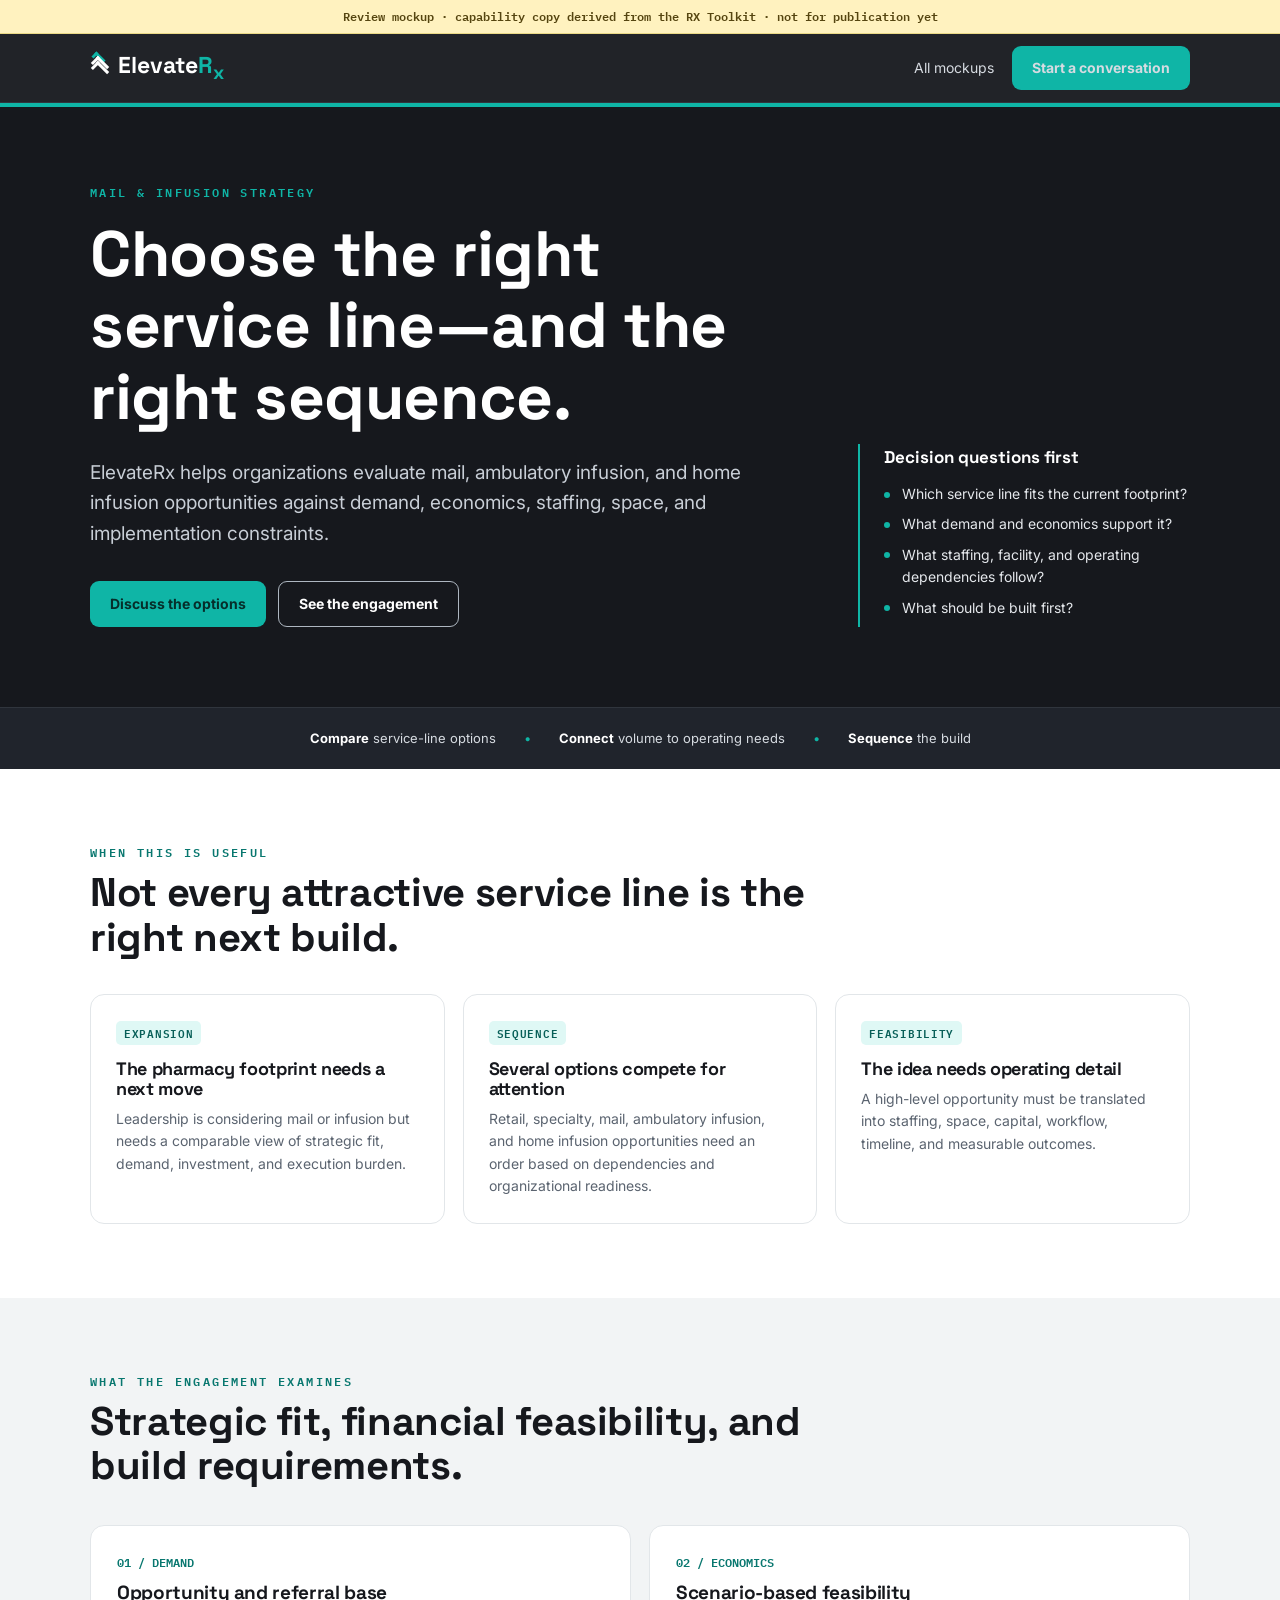
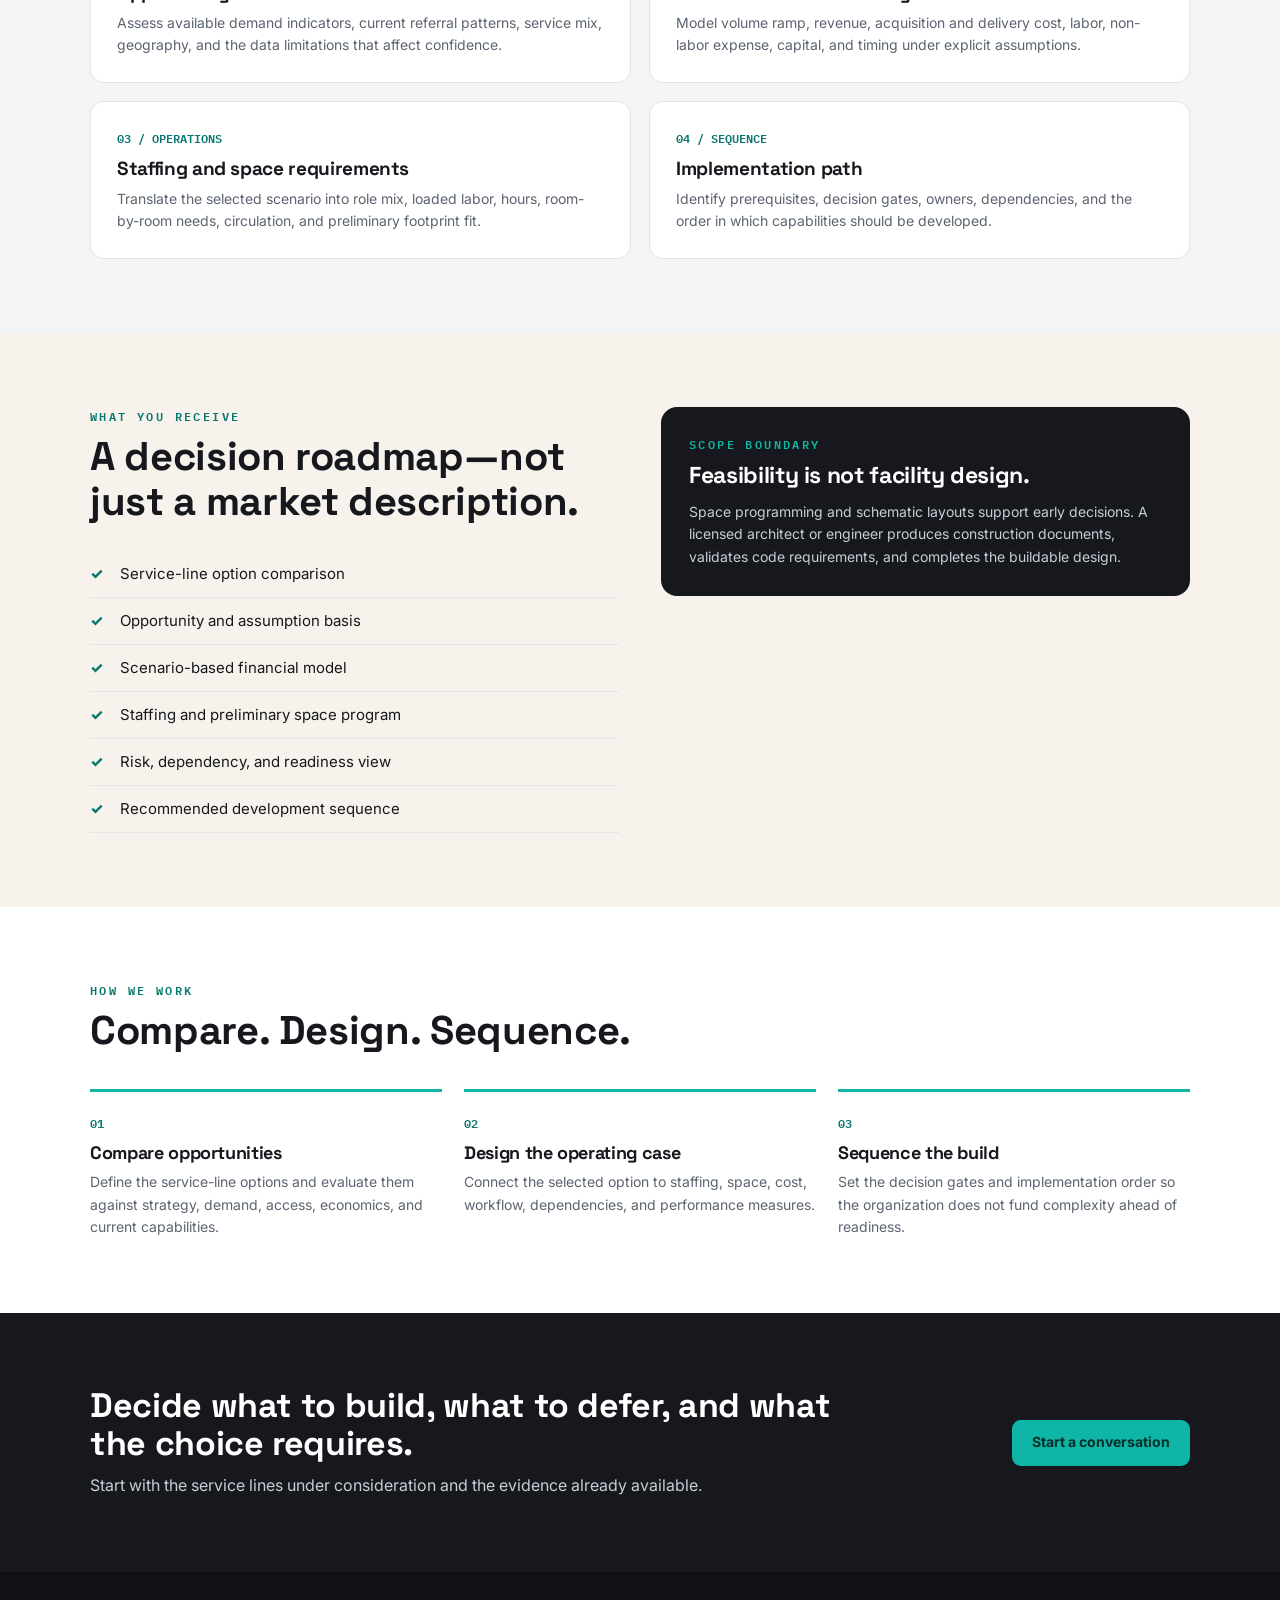
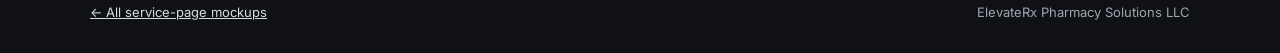
<file: _archive/2026-08-04-full-site/mockups/services/mail-infusion.html>
<!doctype html><html lang="en"><head><meta charset="utf-8"><meta name="viewport" content="width=device-width,initial-scale=1"><meta name="robots" content="noindex,nofollow"><title>Mail &amp; Infusion Strategy — ElevateRx Mockup</title><link rel="preconnect" href="https://fonts.googleapis.com"><link rel="preconnect" href="https://fonts.gstatic.com" crossorigin><link href="https://fonts.googleapis.com/css2?family=Inter:wght@400;500;600;700&family=Space+Grotesk:wght@500;600;700&family=IBM+Plex+Mono:wght@500;600&display=swap" rel="stylesheet"><link rel="stylesheet" href="styles.css"></head><body><a class="skip" href="#main">Skip to main content</a><div class="mockbar">Review mockup · capability copy derived from the RX Toolkit · not for publication yet</div><header><div class="wrap nav"><a class="brand" href="../case-examples-placement.html"><span class="mark"><i></i></span><span>Elevate<span class="rx">R<sub>x</sub></span></span></a><nav class="navlinks" aria-label="Primary"><a href="index.html">All mockups</a><a class="btn btn-primary" href="mailto:contact@elevaterx.pro?subject=Mail%20and%20infusion%20strategy">Start a conversation</a></nav></div></header><main id="main">
<section class="hero"><div class="wrap hero-grid"><div><div class="eyebrow">Mail &amp; Infusion Strategy</div><h1>Choose the right service line—and the right sequence.</h1><p class="lead">ElevateRx helps organizations evaluate mail, ambulatory infusion, and home infusion opportunities against demand, economics, staffing, space, and implementation constraints.</p><div class="hero-actions"><a class="btn btn-primary" href="mailto:contact@elevaterx.pro?subject=Mail%20and%20infusion%20strategy">Discuss the options</a><a class="btn btn-ghost" href="#scope">See the engagement</a></div></div><aside class="hero-aside"><strong>Decision questions first</strong><ul><li>Which service line fits the current footprint?</li><li>What demand and economics support it?</li><li>What staffing, facility, and operating dependencies follow?</li><li>What should be built first?</li></ul></aside></div></section>
<div class="proofbar"><div class="wrap"><span><b>Compare</b> service-line options</span><span class="dot">•</span><span><b>Connect</b> volume to operating needs</span><span class="dot">•</span><span><b>Sequence</b> the build</span></div></div>
<section id="scope"><div class="wrap"><div class="kick">When this is useful</div><h2>Not every attractive service line is the right next build.</h2><div class="cards"><article class="card"><span class="tag">Expansion</span><h3>The pharmacy footprint needs a next move</h3><p>Leadership is considering mail or infusion but needs a comparable view of strategic fit, demand, investment, and execution burden.</p></article><article class="card"><span class="tag">Sequence</span><h3>Several options compete for attention</h3><p>Retail, specialty, mail, ambulatory infusion, and home infusion opportunities need an order based on dependencies and organizational readiness.</p></article><article class="card"><span class="tag">Feasibility</span><h3>The idea needs operating detail</h3><p>A high-level opportunity must be translated into staffing, space, capital, workflow, timeline, and measurable outcomes.</p></article></div></div></section>
<section class="section-alt"><div class="wrap"><div class="kick">What the engagement examines</div><h2>Strategic fit, financial feasibility, and build requirements.</h2><div class="feature-grid"><article class="feature"><div class="num">01 / DEMAND</div><h3>Opportunity and referral base</h3><p>Assess available demand indicators, current referral patterns, service mix, geography, and the data limitations that affect confidence.</p></article><article class="feature"><div class="num">02 / ECONOMICS</div><h3>Scenario-based feasibility</h3><p>Model volume ramp, revenue, acquisition and delivery cost, labor, non-labor expense, capital, and timing under explicit assumptions.</p></article><article class="feature"><div class="num">03 / OPERATIONS</div><h3>Staffing and space requirements</h3><p>Translate the selected scenario into role mix, loaded labor, hours, room-by-room needs, circulation, and preliminary footprint fit.</p></article><article class="feature"><div class="num">04 / SEQUENCE</div><h3>Implementation path</h3><p>Identify prerequisites, decision gates, owners, dependencies, and the order in which capabilities should be developed.</p></article></div></div></section>
<section class="section-warm"><div class="wrap deliverables"><div><div class="kick">What you receive</div><h2>A decision roadmap—not just a market description.</h2><ul class="checklist"><li>Service-line option comparison</li><li>Opportunity and assumption basis</li><li>Scenario-based financial model</li><li>Staffing and preliminary space program</li><li>Risk, dependency, and readiness view</li><li>Recommended development sequence</li></ul></div><aside class="note"><div class="kick">Scope boundary</div><h3>Feasibility is not facility design.</h3><p>Space programming and schematic layouts support early decisions. A licensed architect or engineer produces construction documents, validates code requirements, and completes the buildable design.</p></aside></div></section>
<section><div class="wrap"><div class="kick">How we work</div><h2>Compare. Design. Sequence.</h2><div class="steps"><article class="step"><b>01</b><h3>Compare opportunities</h3><p>Define the service-line options and evaluate them against strategy, demand, access, economics, and current capabilities.</p></article><article class="step"><b>02</b><h3>Design the operating case</h3><p>Connect the selected option to staffing, space, cost, workflow, dependencies, and performance measures.</p></article><article class="step"><b>03</b><h3>Sequence the build</h3><p>Set the decision gates and implementation order so the organization does not fund complexity ahead of readiness.</p></article></div></div></section>
<section class="cta"><div class="wrap"><div><h2>Decide what to build, what to defer, and what the choice requires.</h2><p>Start with the service lines under consideration and the evidence already available.</p></div><a class="btn btn-primary" href="mailto:contact@elevaterx.pro?subject=Mail%20and%20infusion%20strategy">Start a conversation</a></div></section></main><footer><div class="wrap footer-row"><a href="index.html">← All service-page mockups</a><span>ElevateRx Pharmacy Solutions LLC</span></div></footer></body></html>
</file>
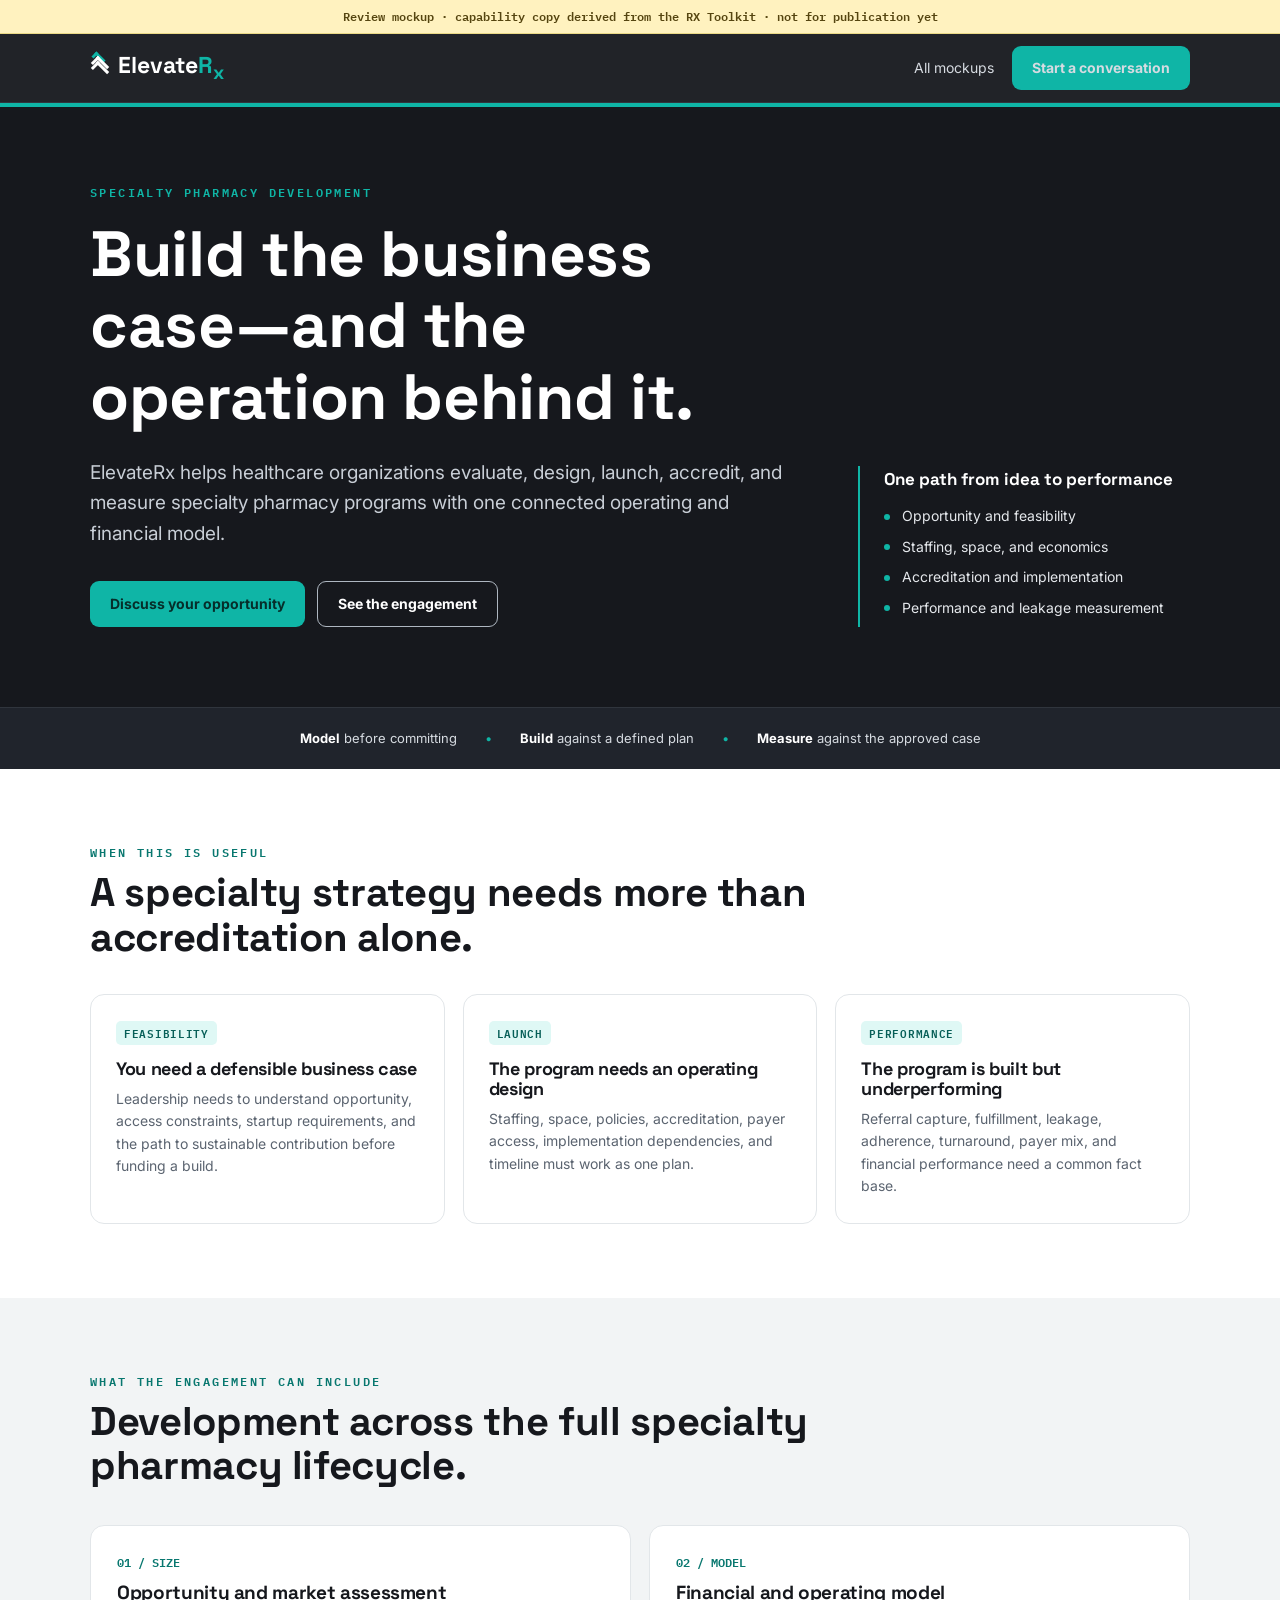
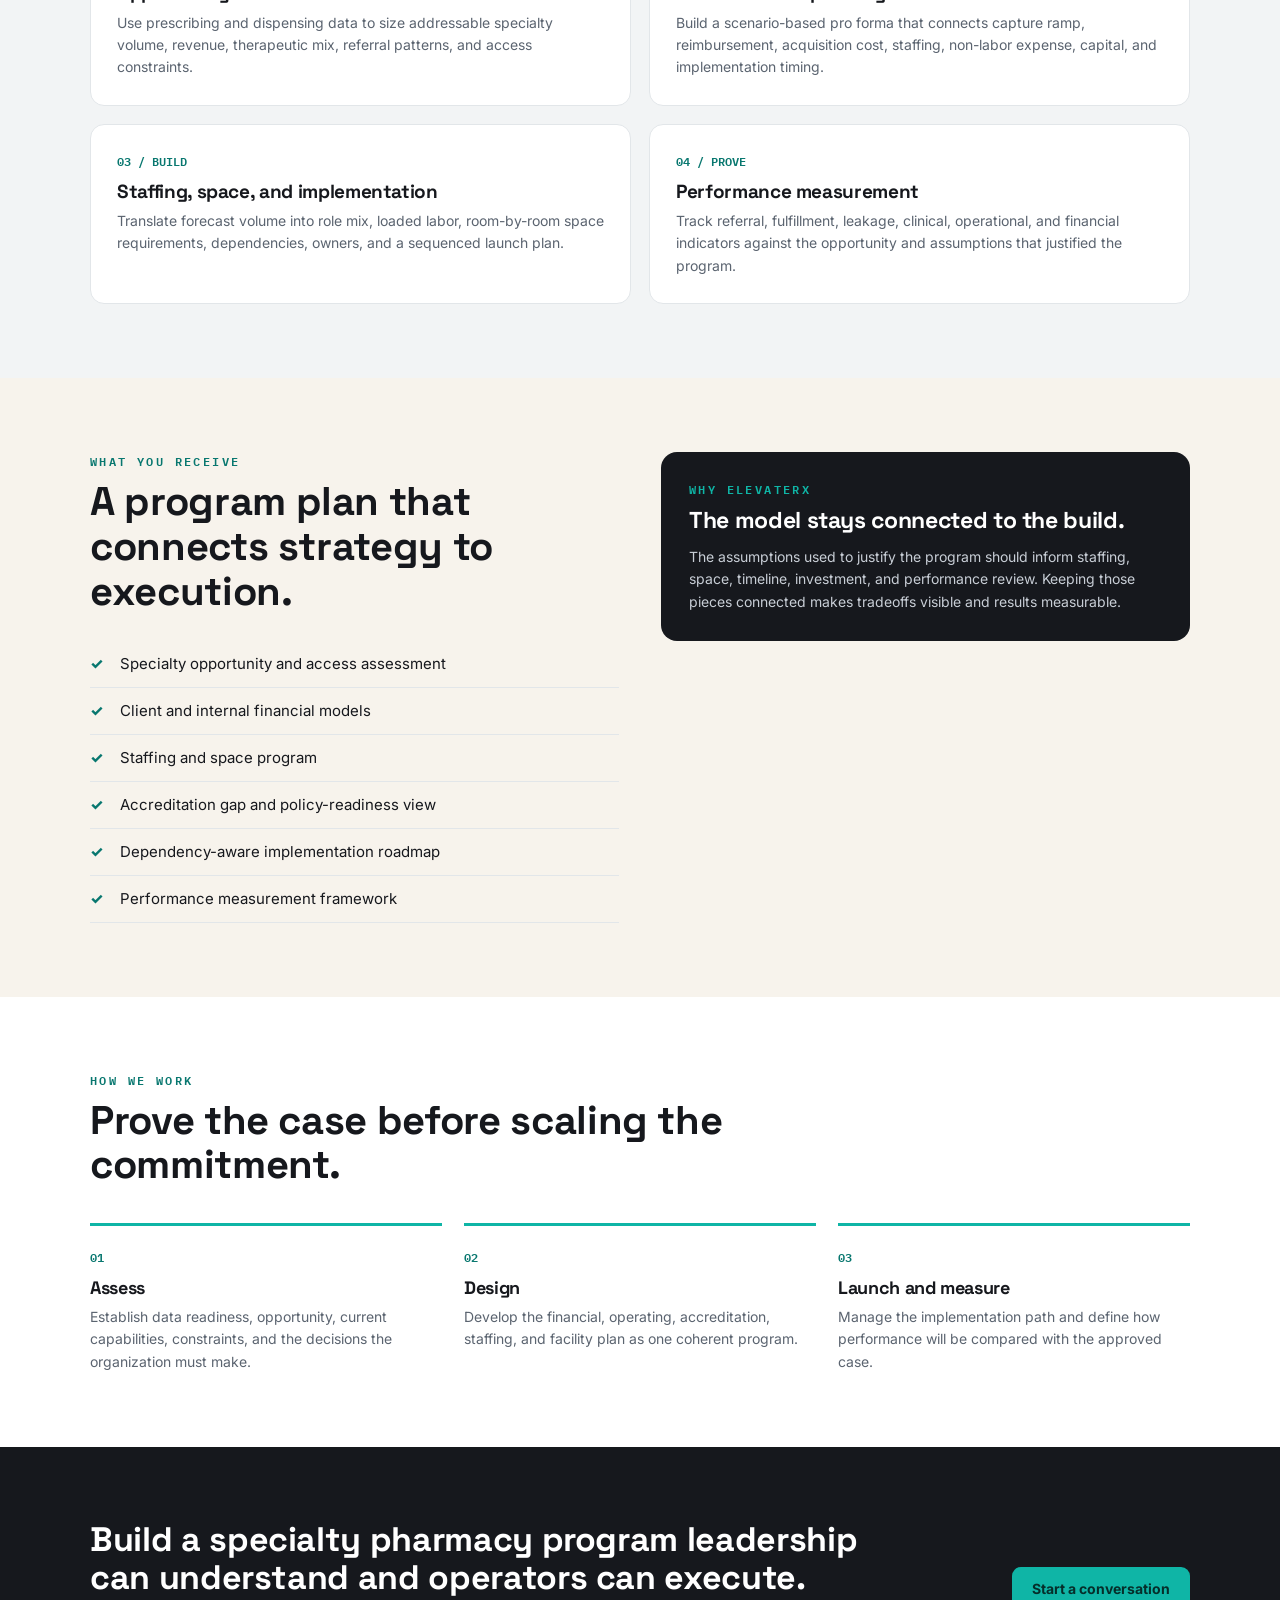
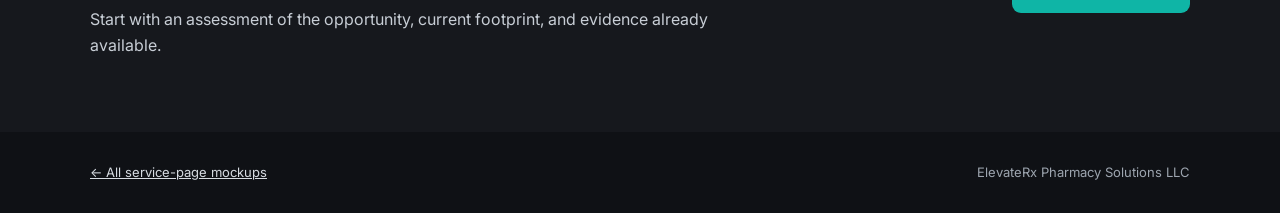
<file: _archive/2026-08-04-full-site/mockups/services/specialty-pharmacy.html>
<!doctype html><html lang="en"><head><meta charset="utf-8"><meta name="viewport" content="width=device-width,initial-scale=1"><meta name="robots" content="noindex,nofollow"><title>Specialty Pharmacy Development — ElevateRx Mockup</title><link rel="preconnect" href="https://fonts.googleapis.com"><link rel="preconnect" href="https://fonts.gstatic.com" crossorigin><link href="https://fonts.googleapis.com/css2?family=Inter:wght@400;500;600;700&family=Space+Grotesk:wght@500;600;700&family=IBM+Plex+Mono:wght@500;600&display=swap" rel="stylesheet"><link rel="stylesheet" href="styles.css"></head><body><a class="skip" href="#main">Skip to main content</a><div class="mockbar">Review mockup · capability copy derived from the RX Toolkit · not for publication yet</div><header><div class="wrap nav"><a class="brand" href="../case-examples-placement.html"><span class="mark"><i></i></span><span>Elevate<span class="rx">R<sub>x</sub></span></span></a><nav class="navlinks" aria-label="Primary"><a href="index.html">All mockups</a><a class="btn btn-primary" href="mailto:contact@elevaterx.pro?subject=Specialty%20pharmacy%20conversation">Start a conversation</a></nav></div></header><main id="main">
<section class="hero"><div class="wrap hero-grid"><div><div class="eyebrow">Specialty Pharmacy Development</div><h1>Build the business case—and the operation behind it.</h1><p class="lead">ElevateRx helps healthcare organizations evaluate, design, launch, accredit, and measure specialty pharmacy programs with one connected operating and financial model.</p><div class="hero-actions"><a class="btn btn-primary" href="mailto:contact@elevaterx.pro?subject=Specialty%20pharmacy%20conversation">Discuss your opportunity</a><a class="btn btn-ghost" href="#scope">See the engagement</a></div></div><aside class="hero-aside"><strong>One path from idea to performance</strong><ul><li>Opportunity and feasibility</li><li>Staffing, space, and economics</li><li>Accreditation and implementation</li><li>Performance and leakage measurement</li></ul></aside></div></section>
<div class="proofbar"><div class="wrap"><span><b>Model</b> before committing</span><span class="dot">•</span><span><b>Build</b> against a defined plan</span><span class="dot">•</span><span><b>Measure</b> against the approved case</span></div></div>
<section id="scope"><div class="wrap"><div class="kick">When this is useful</div><h2>A specialty strategy needs more than accreditation alone.</h2><div class="cards"><article class="card"><span class="tag">Feasibility</span><h3>You need a defensible business case</h3><p>Leadership needs to understand opportunity, access constraints, startup requirements, and the path to sustainable contribution before funding a build.</p></article><article class="card"><span class="tag">Launch</span><h3>The program needs an operating design</h3><p>Staffing, space, policies, accreditation, payer access, implementation dependencies, and timeline must work as one plan.</p></article><article class="card"><span class="tag">Performance</span><h3>The program is built but underperforming</h3><p>Referral capture, fulfillment, leakage, adherence, turnaround, payer mix, and financial performance need a common fact base.</p></article></div></div></section>
<section class="section-alt"><div class="wrap"><div class="kick">What the engagement can include</div><h2>Development across the full specialty pharmacy lifecycle.</h2><div class="feature-grid"><article class="feature"><div class="num">01 / SIZE</div><h3>Opportunity and market assessment</h3><p>Use prescribing and dispensing data to size addressable specialty volume, revenue, therapeutic mix, referral patterns, and access constraints.</p></article><article class="feature"><div class="num">02 / MODEL</div><h3>Financial and operating model</h3><p>Build a scenario-based pro forma that connects capture ramp, reimbursement, acquisition cost, staffing, non-labor expense, capital, and implementation timing.</p></article><article class="feature"><div class="num">03 / BUILD</div><h3>Staffing, space, and implementation</h3><p>Translate forecast volume into role mix, loaded labor, room-by-room space requirements, dependencies, owners, and a sequenced launch plan.</p></article><article class="feature"><div class="num">04 / PROVE</div><h3>Performance measurement</h3><p>Track referral, fulfillment, leakage, clinical, operational, and financial indicators against the opportunity and assumptions that justified the program.</p></article></div></div></section>
<section class="section-warm"><div class="wrap deliverables"><div><div class="kick">What you receive</div><h2>A program plan that connects strategy to execution.</h2><ul class="checklist"><li>Specialty opportunity and access assessment</li><li>Client and internal financial models</li><li>Staffing and space program</li><li>Accreditation gap and policy-readiness view</li><li>Dependency-aware implementation roadmap</li><li>Performance measurement framework</li></ul></div><aside class="note"><div class="kick">Why ElevateRx</div><h3>The model stays connected to the build.</h3><p>The assumptions used to justify the program should inform staffing, space, timeline, investment, and performance review. Keeping those pieces connected makes tradeoffs visible and results measurable.</p></aside></div></section>
<section><div class="wrap"><div class="kick">How we work</div><h2>Prove the case before scaling the commitment.</h2><div class="steps"><article class="step"><b>01</b><h3>Assess</h3><p>Establish data readiness, opportunity, current capabilities, constraints, and the decisions the organization must make.</p></article><article class="step"><b>02</b><h3>Design</h3><p>Develop the financial, operating, accreditation, staffing, and facility plan as one coherent program.</p></article><article class="step"><b>03</b><h3>Launch and measure</h3><p>Manage the implementation path and define how performance will be compared with the approved case.</p></article></div></div></section>
<section class="cta"><div class="wrap"><div><h2>Build a specialty pharmacy program leadership can understand and operators can execute.</h2><p>Start with an assessment of the opportunity, current footprint, and evidence already available.</p></div><a class="btn btn-primary" href="mailto:contact@elevaterx.pro?subject=Specialty%20pharmacy%20conversation">Start a conversation</a></div></section></main><footer><div class="wrap footer-row"><a href="index.html">← All service-page mockups</a><span>ElevateRx Pharmacy Solutions LLC</span></div></footer></body></html>
</file>
<file: _archive/2026-08-04-full-site/mockups/services/styles.css>
:root{--ink:#16181d;--ink2:#20242c;--teal:#0fb5a6;--teal-dark:#08776f;--teal-soft:#dff8f5;--gray:#5b6470;--panel:#f2f4f5;--line:#e2e6e9;--cloud:#c8ced6;--warm:#f7f3ec}
*{box-sizing:border-box}html{scroll-behavior:smooth;scroll-padding-top:82px}body{margin:0;color:var(--ink);background:#fff;font-family:Inter,system-ui,-apple-system,sans-serif;line-height:1.6;-webkit-font-smoothing:antialiased}a{color:inherit}a:focus-visible{outline:3px solid #f2c94c;outline-offset:3px}h1,h2,h3{margin:0;font-family:"Space Grotesk",Inter,sans-serif;line-height:1.12;letter-spacing:-.35px}p{margin:0}.wrap{width:min(1100px,calc(100% - 48px));margin-inline:auto}.skip{position:fixed;z-index:100;left:12px;top:10px;padding:10px 14px;border-radius:8px;background:#fff;color:var(--ink);font-weight:700;text-decoration:none;transform:translateY(-160%)}.skip:focus{transform:translateY(0)}.mockbar{background:#fff2bf;color:#554510;border-bottom:1px solid #ead986;font:600 12px/1.4 "IBM Plex Mono",monospace;text-align:center;padding:8px 16px}header{position:sticky;top:0;z-index:20;background:rgba(22,24,29,.95);backdrop-filter:blur(8px);border-bottom:1px solid #30353d}.nav{height:68px;display:flex;align-items:center;justify-content:space-between;gap:22px}.brand{display:flex;align-items:center;gap:11px;color:#fff;text-decoration:none;font-family:"Space Grotesk",sans-serif;font-size:23px;font-weight:700;white-space:nowrap}.mark{width:17px;height:17px;position:relative;display:inline-block}.mark:before,.mark:after,.mark i{content:"";position:absolute;left:2px;width:13px;height:7px;border-left:3px solid #fff;border-top:3px solid #fff;transform:rotate(45deg)}.mark:before{top:6px}.mark:after{top:1px}.mark i{top:-4px;border-color:var(--teal)}.rx{color:var(--teal)}.navlinks{display:flex;align-items:center;gap:18px}.navlinks a{color:#d6dbe1;text-decoration:none;font-size:14px;min-height:44px;display:inline-flex;align-items:center}.navlinks a:hover{color:var(--teal)}.btn{display:inline-flex;align-items:center;justify-content:center;min-height:46px;padding:10px 20px;border-radius:9px;font-size:14px;font-weight:700;text-decoration:none;white-space:nowrap}.btn-primary{background:var(--teal);color:#062e2a}.btn-primary:hover{background:#18cabb}.btn-ghost{border:1px solid #aeb7c1;color:#fff}.btn-ghost:hover{border-color:var(--teal);color:var(--teal)}
.hero{background:var(--ink);color:#fff;padding:76px 0 80px;border-top:4px solid var(--teal)}.hero-grid{display:grid;grid-template-columns:minmax(0,1.5fr) minmax(260px,.7fr);gap:58px;align-items:end}.eyebrow,.kick{font:600 12px/1.5 "IBM Plex Mono",monospace;letter-spacing:2.4px;text-transform:uppercase}.eyebrow{color:var(--teal);margin-bottom:18px}.hero h1{font-size:clamp(40px,5.2vw,64px);max-width:790px}.hero .lead{color:var(--cloud);font-size:19px;max-width:720px;margin-top:24px}.hero-actions{display:flex;gap:12px;flex-wrap:wrap;margin-top:32px}.hero-aside{border-left:2px solid var(--teal);padding-left:24px;color:#e5e8ec}.hero-aside strong{display:block;color:#fff;font-family:"Space Grotesk";font-size:17px;margin-bottom:12px}.hero-aside ul{padding:0;margin:0;list-style:none}.hero-aside li{margin:8px 0;padding-left:18px;position:relative;font-size:14px}.hero-aside li:before{content:"";width:6px;height:6px;border-radius:50%;background:var(--teal);position:absolute;left:0;top:.62em}.proofbar{background:var(--ink2);color:#d6dbe1;border-top:1px solid #30353d;padding:20px 0}.proofbar .wrap{display:flex;justify-content:center;gap:12px 28px;flex-wrap:wrap;font-size:13px;text-align:center}.proofbar b{color:#fff}.dot{color:var(--teal)}
section{padding:74px 0}.section-alt{background:var(--panel)}.section-warm{background:var(--warm)}.kick{color:var(--teal-dark);margin-bottom:10px}h2{font-size:clamp(29px,4vw,40px);max-width:780px}.section-lead{color:var(--gray);font-size:17px;max-width:720px;margin-top:14px}.cards{display:grid;grid-template-columns:repeat(3,1fr);gap:18px;margin-top:34px}.card{background:#fff;border:1px solid var(--line);border-radius:14px;padding:25px}.card h3{font-size:18px;margin-bottom:9px}.card p{font-size:14px;color:var(--gray)}.card .tag{display:inline-block;margin-bottom:14px;padding:4px 8px;border-radius:5px;background:var(--teal-soft);color:#075f58;font:600 11px/1.4 "IBM Plex Mono",monospace;text-transform:uppercase;letter-spacing:.7px}.feature-grid{display:grid;grid-template-columns:repeat(2,1fr);gap:18px;margin-top:36px}.feature{border:1px solid var(--line);border-radius:14px;padding:26px;background:#fff}.feature .num{color:var(--teal-dark);font:600 12px "IBM Plex Mono",monospace;margin-bottom:10px}.feature h3{font-size:19px;margin-bottom:8px}.feature p{color:var(--gray);font-size:14px}.deliverables{display:grid;grid-template-columns:1fr 1fr;gap:42px;align-items:start}.checklist{list-style:none;padding:0;margin:26px 0 0}.checklist li{position:relative;padding:11px 0 11px 30px;border-bottom:1px solid var(--line);font-size:15px}.checklist li:before{content:"✓";position:absolute;left:0;color:var(--teal-dark);font-weight:800}.note{background:var(--ink);color:#fff;border-radius:16px;padding:28px}.note .kick{color:var(--teal)}.note h3{font-size:23px}.note p{color:var(--cloud);font-size:14px;margin-top:12px}.note ul{color:#e0e4e8;padding-left:20px;font-size:14px}.note li{margin:8px 0}.steps{display:grid;grid-template-columns:repeat(3,1fr);gap:22px;margin-top:35px}.step{border-top:3px solid var(--teal);padding-top:18px}.step b{font:600 12px "IBM Plex Mono",monospace;color:var(--teal-dark)}.step h3{font-size:18px;margin:8px 0}.step p{color:var(--gray);font-size:14px}.cta{background:var(--ink);color:#fff}.cta .wrap{display:flex;align-items:center;justify-content:space-between;gap:32px}.cta h2{font-size:34px}.cta p{color:var(--cloud);margin-top:10px;max-width:650px}.mock-index{padding:64px 0}.mock-grid{display:grid;grid-template-columns:repeat(2,1fr);gap:18px;margin-top:34px}.mock-card{display:block;border:1px solid var(--line);border-radius:14px;padding:24px;text-decoration:none;background:#fff}.mock-card:hover{border-color:var(--teal);box-shadow:0 8px 24px rgba(15,181,166,.1)}.mock-card h2{font-size:22px}.mock-card p{color:var(--gray);font-size:14px;margin-top:9px}.mock-card span{display:block;color:var(--teal-dark);font:600 12px "IBM Plex Mono",monospace;margin-top:16px}footer{background:#0f1115;color:#9da5af;padding:30px 0;font-size:13px}.footer-row{display:flex;justify-content:space-between;gap:18px;flex-wrap:wrap}.footer-row a{color:#d6dbe1}
@media(max-width:820px){.hero-grid,.deliverables{grid-template-columns:1fr}.hero-aside{margin-top:8px}.cards{grid-template-columns:1fr 1fr}.cta .wrap{align-items:flex-start;flex-direction:column}.mock-grid{grid-template-columns:1fr}}@media(max-width:620px){.wrap{width:min(100% - 32px,1100px)}.mockbar{text-align:left}.navlinks a:not(.btn){display:none}.navlinks{gap:8px}.brand{font-size:21px}.hero{padding:58px 0}.hero h1{font-size:38px}.hero .lead{font-size:17px}.cards,.feature-grid,.steps{grid-template-columns:1fr}section{padding:58px 0}.cta h2{font-size:29px}}@media(max-width:350px){.brand{font-size:18px}.navlinks .btn{padding-inline:13px}.wrap{width:min(100% - 26px,1100px)}}@media(prefers-reduced-motion:reduce){html{scroll-behavior:auto}}
</file>
<file: _archive/2026-08-04-full-site/services/styles.css>
:root{--ink:#16181d;--ink2:#20242c;--teal:#0fb5a6;--teal-dark:#08776f;--teal-soft:#dff8f5;--gray:#5b6470;--panel:#f2f4f5;--line:#e2e6e9;--cloud:#c8ced6;--warm:#f7f3ec}
*{box-sizing:border-box}html{scroll-behavior:smooth;scroll-padding-top:82px}body{margin:0;color:var(--ink);background:#fff;font-family:Inter,system-ui,-apple-system,sans-serif;line-height:1.6;-webkit-font-smoothing:antialiased}a{color:inherit}a:focus-visible{outline:3px solid #f2c94c;outline-offset:3px}h1,h2,h3{margin:0;font-family:"Space Grotesk",Inter,sans-serif;line-height:1.12;letter-spacing:-.35px}p{margin:0}.wrap{width:min(1100px,calc(100% - 48px));margin-inline:auto}.skip{position:fixed;z-index:100;left:12px;top:10px;padding:10px 14px;border-radius:8px;background:#fff;color:var(--ink);font-weight:700;text-decoration:none;transform:translateY(-160%)}.skip:focus{transform:translateY(0)}.mockbar{background:#fff2bf;color:#554510;border-bottom:1px solid #ead986;font:600 12px/1.4 "IBM Plex Mono",monospace;text-align:center;padding:8px 16px}header{position:sticky;top:0;z-index:20;background:rgba(22,24,29,.95);backdrop-filter:blur(8px);border-bottom:1px solid #30353d}.nav{height:68px;display:flex;align-items:center;justify-content:space-between;gap:22px}.brand{display:flex;align-items:center;gap:11px;color:#fff;text-decoration:none;font-family:"Space Grotesk",sans-serif;font-size:23px;font-weight:700;white-space:nowrap}.mark{width:17px;height:17px;position:relative;display:inline-block}.mark:before,.mark:after,.mark i{content:"";position:absolute;left:2px;width:13px;height:7px;border-left:3px solid #fff;border-top:3px solid #fff;transform:rotate(45deg)}.mark:before{top:6px}.mark:after{top:1px}.mark i{top:-4px;border-color:var(--teal)}.rx{color:var(--teal)}.navlinks{display:flex;align-items:center;gap:18px}.navlinks a{color:#d6dbe1;text-decoration:none;font-size:14px;min-height:44px;display:inline-flex;align-items:center}.navlinks a:hover{color:var(--teal)}.btn{display:inline-flex;align-items:center;justify-content:center;min-height:46px;padding:10px 20px;border-radius:9px;font-size:14px;font-weight:700;text-decoration:none;white-space:nowrap}.btn-primary{background:var(--teal);color:#062e2a}.btn-primary:hover{background:#18cabb}.btn-ghost{border:1px solid #aeb7c1;color:#fff}.btn-ghost:hover{border-color:var(--teal);color:var(--teal)}
.hero{background:var(--ink);color:#fff;padding:76px 0 80px;border-top:4px solid var(--teal)}.hero-grid{display:grid;grid-template-columns:minmax(0,1.5fr) minmax(260px,.7fr);gap:58px;align-items:end}.eyebrow,.kick{font:600 12px/1.5 "IBM Plex Mono",monospace;letter-spacing:2.4px;text-transform:uppercase}.eyebrow{color:var(--teal);margin-bottom:18px}.hero h1{font-size:clamp(40px,5.2vw,64px);max-width:790px}.hero .lead{color:var(--cloud);font-size:19px;max-width:720px;margin-top:24px}.hero-actions{display:flex;gap:12px;flex-wrap:wrap;margin-top:32px}.hero-aside{border-left:2px solid var(--teal);padding-left:24px;color:#e5e8ec}.hero-aside strong{display:block;color:#fff;font-family:"Space Grotesk";font-size:17px;margin-bottom:12px}.hero-aside ul{padding:0;margin:0;list-style:none}.hero-aside li{margin:8px 0;padding-left:18px;position:relative;font-size:14px}.hero-aside li:before{content:"";width:6px;height:6px;border-radius:50%;background:var(--teal);position:absolute;left:0;top:.62em}.proofbar{background:var(--ink2);color:#d6dbe1;border-top:1px solid #30353d;padding:20px 0}.proofbar .wrap{display:flex;justify-content:center;gap:12px 28px;flex-wrap:wrap;font-size:13px;text-align:center}.proofbar b{color:#fff}.dot{color:var(--teal)}
section{padding:74px 0}.section-alt{background:var(--panel)}.section-warm{background:var(--warm)}.kick{color:var(--teal-dark);margin-bottom:10px}h2{font-size:clamp(29px,4vw,40px);max-width:780px}.section-lead{color:var(--gray);font-size:17px;max-width:720px;margin-top:14px}.cards{display:grid;grid-template-columns:repeat(3,1fr);gap:18px;margin-top:34px}.card{background:#fff;border:1px solid var(--line);border-radius:14px;padding:25px}.card h3{font-size:18px;margin-bottom:9px}.card p{font-size:14px;color:var(--gray)}.card .tag{display:inline-block;margin-bottom:14px;padding:4px 8px;border-radius:5px;background:var(--teal-soft);color:#075f58;font:600 11px/1.4 "IBM Plex Mono",monospace;text-transform:uppercase;letter-spacing:.7px}.feature-grid{display:grid;grid-template-columns:repeat(2,1fr);gap:18px;margin-top:36px}.feature{border:1px solid var(--line);border-radius:14px;padding:26px;background:#fff}.feature .num{color:var(--teal-dark);font:600 12px "IBM Plex Mono",monospace;margin-bottom:10px}.feature h3{font-size:19px;margin-bottom:8px}.feature p{color:var(--gray);font-size:14px}.deliverables{display:grid;grid-template-columns:1fr 1fr;gap:42px;align-items:start}.checklist{list-style:none;padding:0;margin:26px 0 0}.checklist li{position:relative;padding:11px 0 11px 30px;border-bottom:1px solid var(--line);font-size:15px}.checklist li:before{content:"✓";position:absolute;left:0;color:var(--teal-dark);font-weight:800}.note{background:var(--ink);color:#fff;border-radius:16px;padding:28px}.note .kick{color:var(--teal)}.note h3{font-size:23px}.note p{color:var(--cloud);font-size:14px;margin-top:12px}.note ul{color:#e0e4e8;padding-left:20px;font-size:14px}.note li{margin:8px 0}.steps{display:grid;grid-template-columns:repeat(3,1fr);gap:22px;margin-top:35px}.step{border-top:3px solid var(--teal);padding-top:18px}.step b{font:600 12px "IBM Plex Mono",monospace;color:var(--teal-dark)}.step h3{font-size:18px;margin:8px 0}.step p{color:var(--gray);font-size:14px}.cta{background:var(--ink);color:#fff}.cta .wrap{display:flex;align-items:center;justify-content:space-between;gap:32px}.cta h2{font-size:34px}.cta p{color:var(--cloud);margin-top:10px;max-width:650px}.mock-index{padding:64px 0}.mock-grid{display:grid;grid-template-columns:repeat(2,1fr);gap:18px;margin-top:34px}.mock-card{display:block;border:1px solid var(--line);border-radius:14px;padding:24px;text-decoration:none;background:#fff}.mock-card:hover{border-color:var(--teal);box-shadow:0 8px 24px rgba(15,181,166,.1)}.mock-card h2{font-size:22px}.mock-card p{color:var(--gray);font-size:14px;margin-top:9px}.mock-card span{display:block;color:var(--teal-dark);font:600 12px "IBM Plex Mono",monospace;margin-top:16px}footer{background:#0f1115;color:#9da5af;padding:30px 0;font-size:13px}.footer-row{display:flex;justify-content:space-between;gap:18px;flex-wrap:wrap}.footer-row a{color:#d6dbe1}
@media(max-width:820px){.hero-grid,.deliverables{grid-template-columns:1fr}.hero-aside{margin-top:8px}.cards{grid-template-columns:1fr 1fr}.cta .wrap{align-items:flex-start;flex-direction:column}.mock-grid{grid-template-columns:1fr}}@media(max-width:620px){.wrap{width:min(100% - 32px,1100px)}.mockbar{text-align:left}.navlinks a:not(.btn){display:none}.navlinks{gap:8px}.brand{font-size:21px}.hero{padding:58px 0}.hero h1{font-size:38px}.hero .lead{font-size:17px}.cards,.feature-grid,.steps{grid-template-columns:1fr}section{padding:58px 0}.cta h2{font-size:29px}}@media(max-width:350px){.brand{font-size:18px}.navlinks .btn{padding-inline:13px}.wrap{width:min(100% - 26px,1100px)}}@media(prefers-reduced-motion:reduce){html{scroll-behavior:auto}}
</file>
